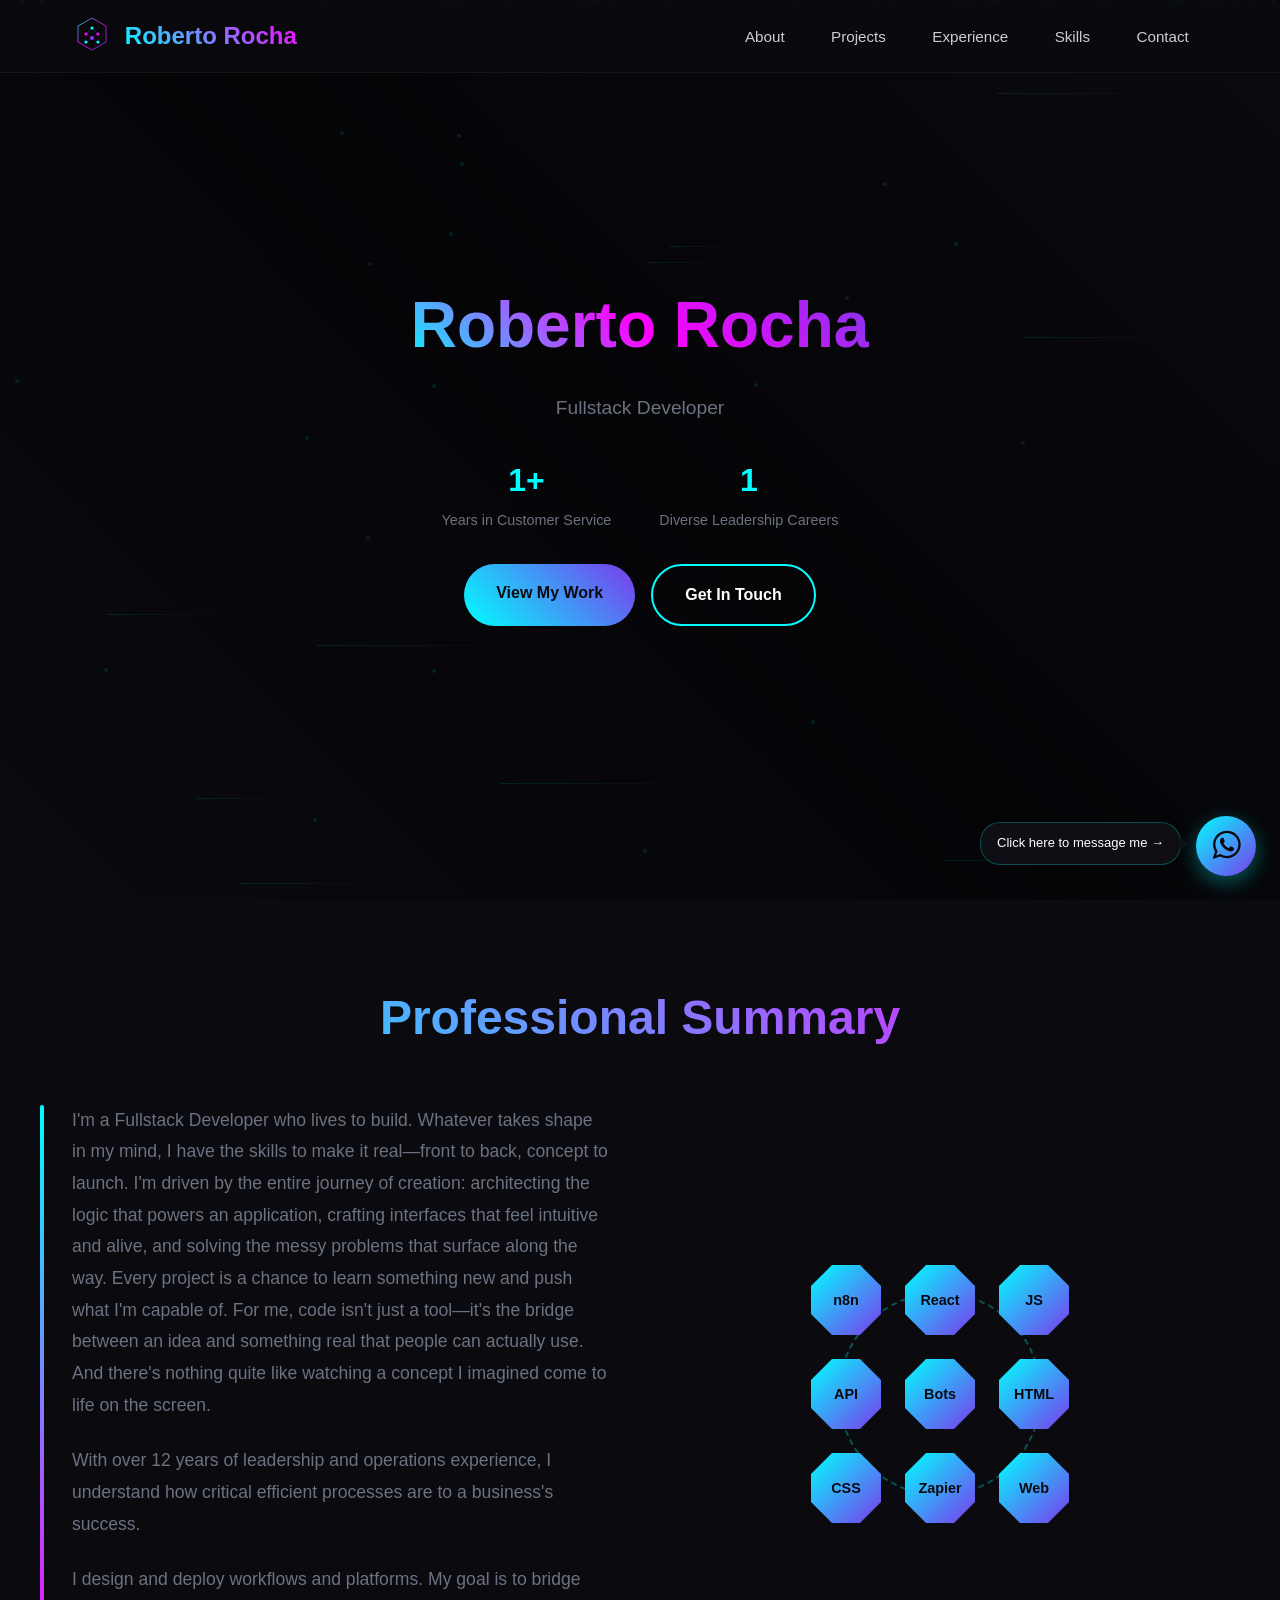
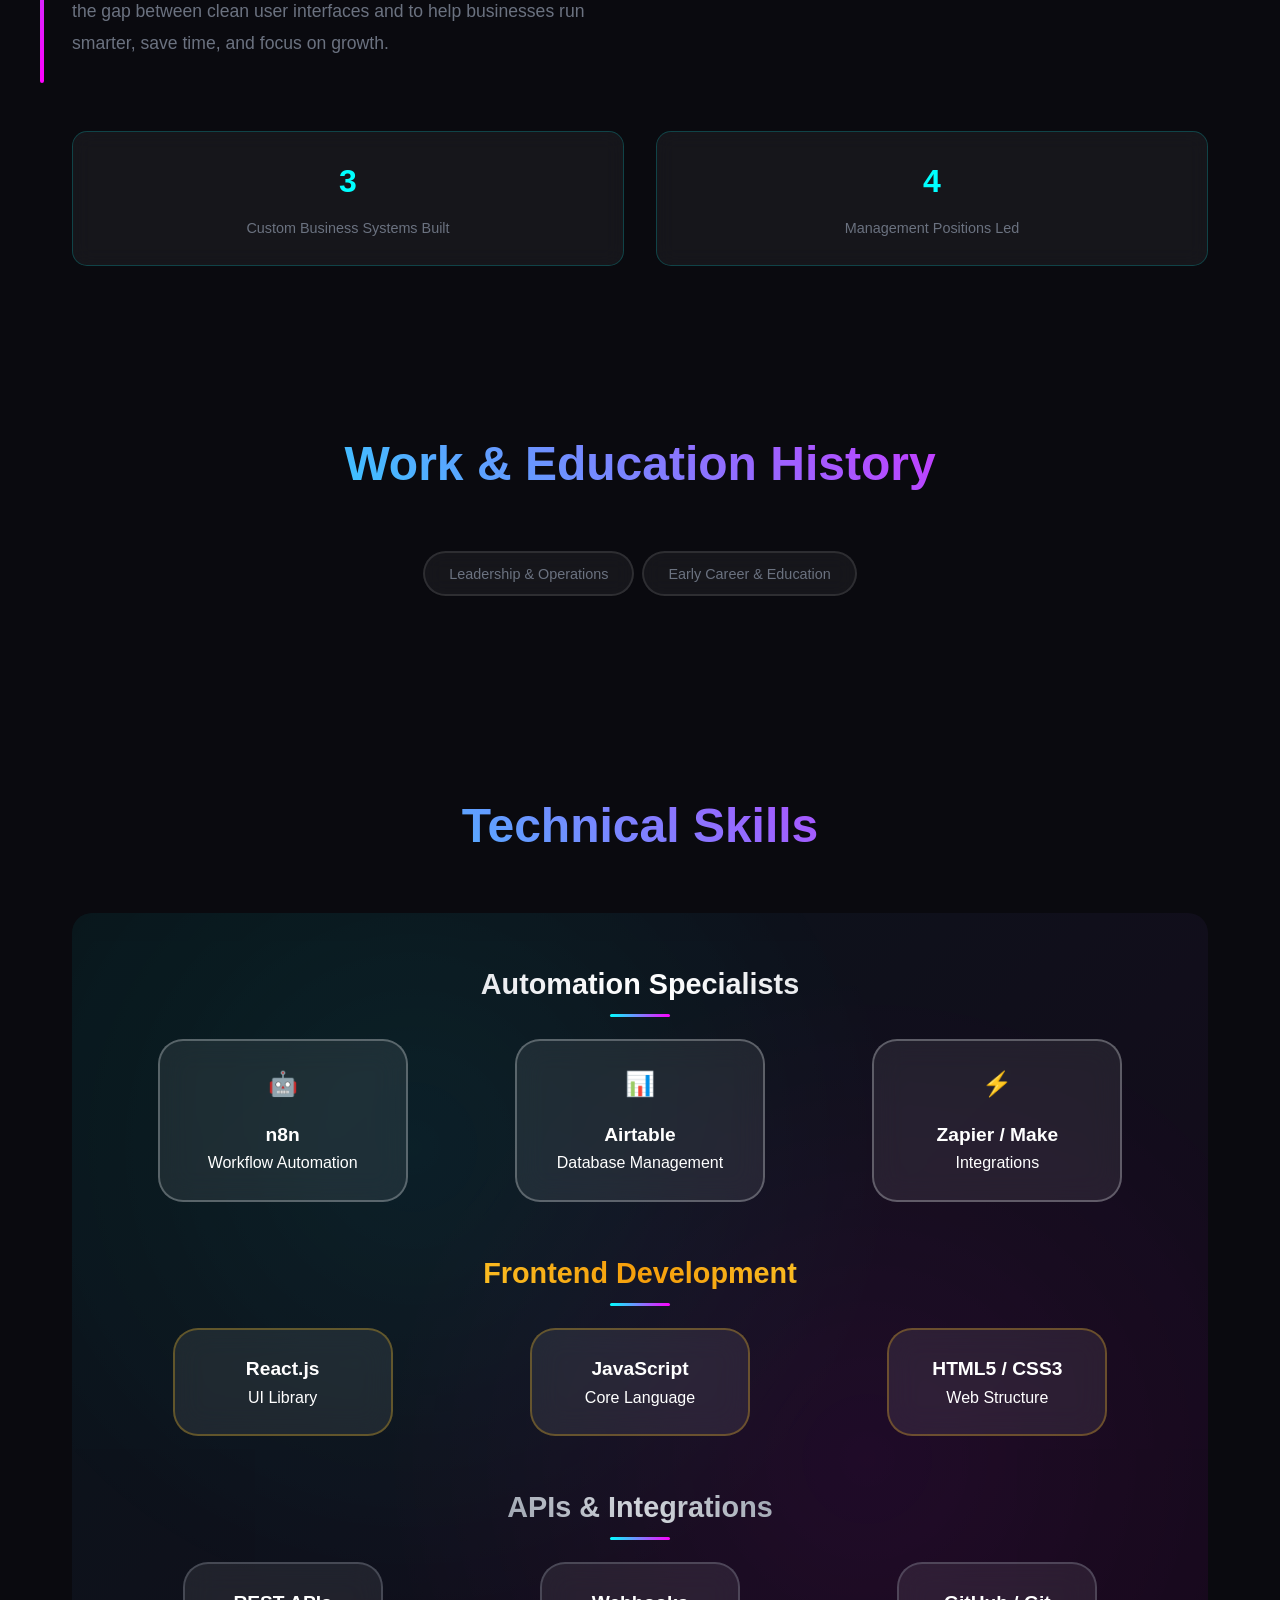
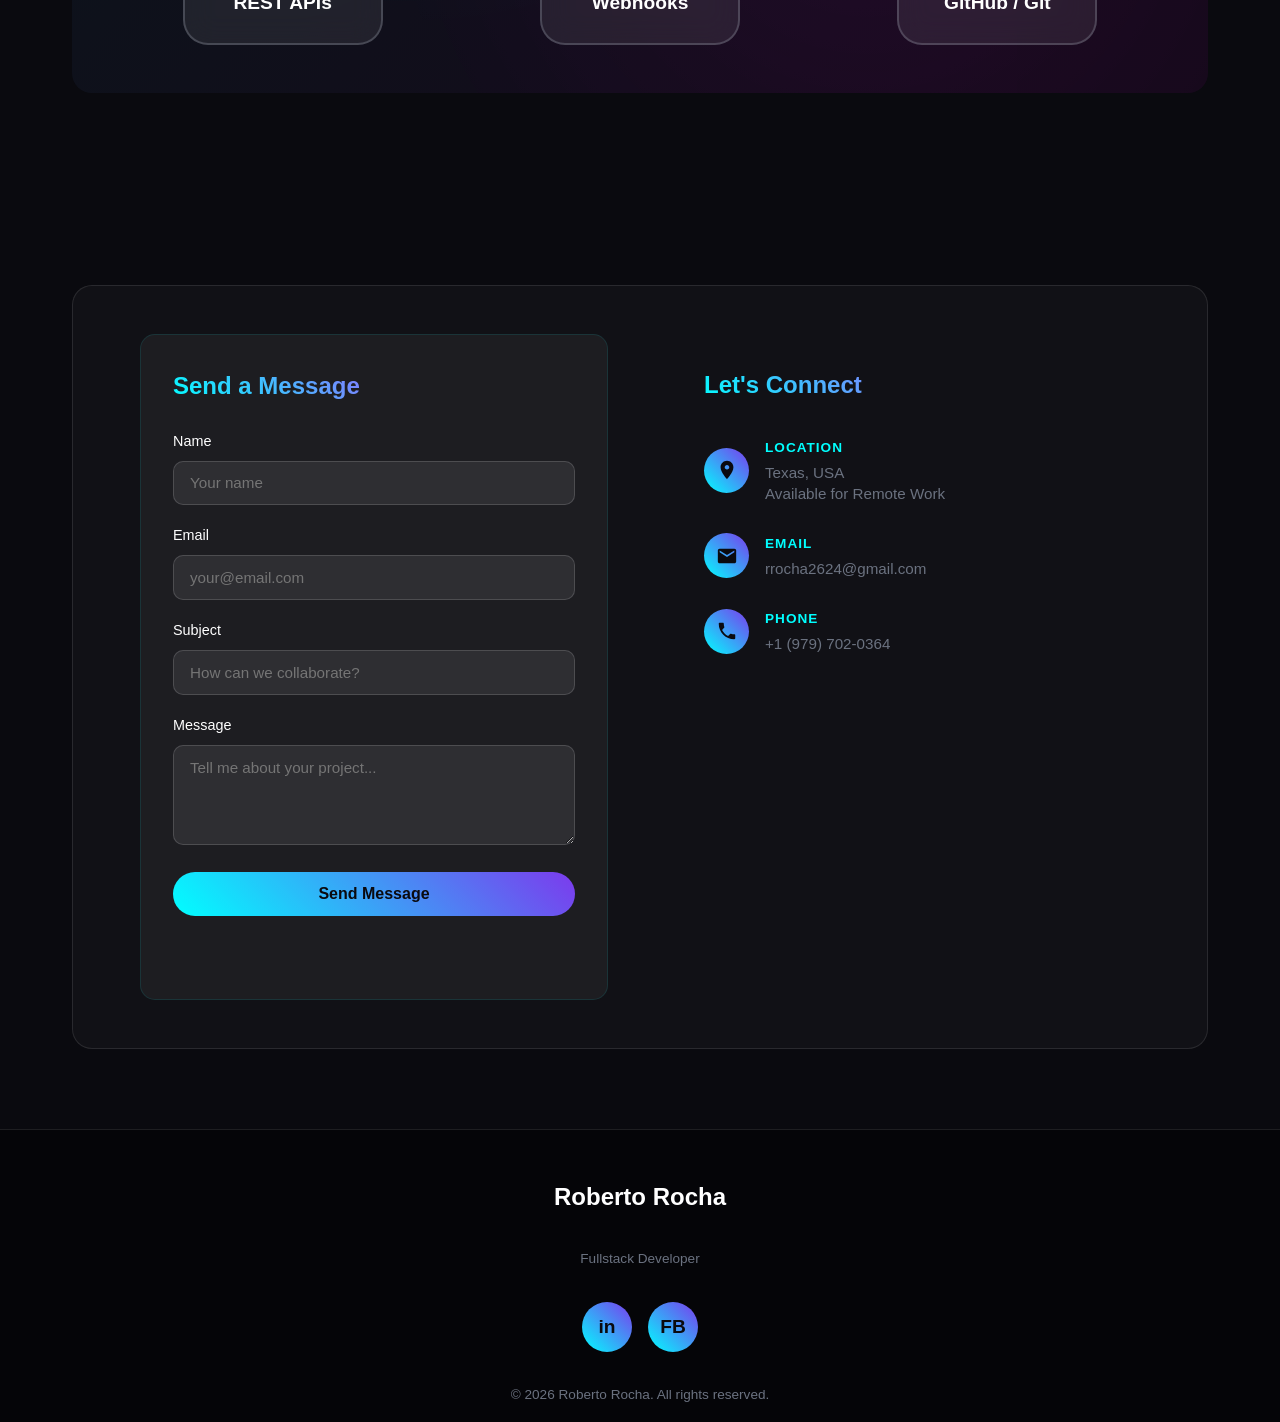
<file: index.html>
<!DOCTYPE html>
<html lang="en">
<head>
    <meta charset="UTF-8">
    <meta name="viewport" content="width=device-width, initial-scale=1.0">
    <title>Roberto Rocha - Fullstack Developer</title>
    <link rel="stylesheet" href="styles.css">
</head>
<body>
    <!-- Background Animation -->
    <div class="bg-animation">
        <div class="neural-network" id="neuralNetwork"></div>
        <div class="particles" id="particles"></div>
    </div>

    <!-- Header -->
    <header>
        <nav>
            <a href="#home" class="logo">
                <svg class="logo-icon" viewBox="0 0 100 100" xmlns="http://www.w3.org/2000/svg">
                    <!-- Hexagon background -->
                    <polygon points="50,5 85,25 85,65 50,85 15,65 15,25" fill="none" stroke="url(#gradientStroke)" stroke-width="2"/>
                    <!-- Neural network nodes -->
                    <circle cx="50" cy="30" r="4" fill="#00ffff"/><circle cx="35" cy="45" r="4" fill="#ff00ff"/><circle cx="65" cy="45" r="4" fill="#ff00ff"/><circle cx="35" cy="65" r="4" fill="#00ffff"/><circle cx="65" cy="65" r="4" fill="#00ffff"/><circle cx="50" cy="55" r="5" fill="#7c3aed"/>
                    <!-- Connection lines -->
                    <line x1="50" y1="30" x2="35" y2="45" stroke="#00ffff" stroke-width="1" opacity="0.5"/><line x1="50" y1="30" x2="65" y2="45" stroke="#00ffff" stroke-width="1" opacity="0.5"/><line x1="35" y1="45" x2="50" y2="55" stroke="#ff00ff" stroke-width="1" opacity="0.5"/><line x1="65" y1="45" x2="50" y2="55" stroke="#ff00ff" stroke-width="1" opacity="0.5"/><line x1="50" y1="55" x2="35" y2="65" stroke="#7c3aed" stroke-width="1" opacity="0.5"/><line x1="50" y1="55" x2="65" y2="65" stroke="#7c3aed" stroke-width="1" opacity="0.5"/>
                    <defs>
                        <linearGradient id="gradientStroke" x1="0%" y1="0%" x2="100%" y2="100%">
                            <stop offset="0%" style="stop-color:#00ffff;stop-opacity:1" />
                            <stop offset="50%" style="stop-color:#ff00ff;stop-opacity:1" />
                            <stop offset="100%" style="stop-color:#7c3aed;stop-opacity:1" />
                        </linearGradient>
                    </defs>
                </svg>
                <span class="logo-text">Roberto Rocha</span>
            </a>
            <ul class="nav-links">
                <li><a href="#about">About</a></li>
                <li><a href="projects.html">Projects</a></li>
                <li><a href="#experience">Experience</a></li>
                <li><a href="#skills">Skills</a></li>
                <li><a href="#contact">Contact</a></li>
            </ul>
            <div class="mobile-menu" onclick="toggleMenu()">
                <span></span><span></span><span></span>
            </div>
        </nav>
        <div class="mobile-nav" id="mobileNav">
            <a href="#about" onclick="closeMenu()">About</a>
            <a href="projects.html" onclick="closeMenu()">Projects</a>
            <a href="#experience" onclick="closeMenu()">Experience</a>
            <a href="#skills" onclick="closeMenu()">Skills</a>
            <a href="#contact" onclick="closeMenu()">Contact</a>
        </div>
    </header>

    <!-- Hero Section -->
    <section id="home" class="hero">
        <div class="hero-content">
            <h1>Roberto Rocha</h1>
            <p>Fullstack Developer</p>
            
            <div class="hero-stats">
                <div class="stat">
                    <span class="stat-number" data-target="12">0</span>
                    <span class="stat-label">Years in Customer Service</span>
                </div>
                <div class="stat">
                    <span class="stat-number" data-target="8">0</span>
                    <span class="stat-label">Diverse Leadership Careers</span>
                </div>
            </div>
            <div class="cta-buttons">
                <a href="projects.html" class="btn btn-primary">View My Work</a>
                <a href="#contact" class="btn btn-secondary">Get In Touch</a>
            </div>
        </div>
    </section>

    <!-- About Section -->
    <section id="about" class="section">
        <h2 class="animate-on-scroll">Professional Summary</h2>
        <div class="about-content">
            <div class="about-text animate-on-scroll slide-left">
                <p>I'm a Fullstack Developer who lives to build. Whatever takes shape in my mind, 
                    I have the skills to make it real—front to back, concept to launch. 
                    I'm driven by the entire journey of creation: architecting the logic that powers an application, 
                    crafting interfaces that feel intuitive and alive, 
                    and solving the messy problems that surface along the way. 
                    Every project is a chance to learn something new and push what I'm capable of. 
                    For me, code isn't just a tool—it's the bridge between an idea and something real that people can actually use. 
                    And there's nothing quite like watching a concept I imagined come to life on the screen.</p>
                <p>With over 12 years of leadership and operations experience, I understand how critical efficient processes are to a business's success.</p>
                <p>I design and deploy workflows and platforms. My goal is to bridge the gap between clean user interfaces and to help businesses run smarter, save time, and focus on growth.</p>
            </div>
            <div class="about-visual animate-on-scroll slide-right">
                <div class="blockchain-visual">
                    <div class="block">n8n</div>
                    <div class="block">React</div>
                    <div class="block">JS</div>
                    <div class="block">API</div>
                    <div class="block">Bots</div>
                    <div class="block">HTML</div>
                    <div class="block">CSS</div>
                    <div class="block">Zapier</div>
                    <div class="block">Web</div>
                </div>
            </div>
        </div>
        
        <div class="about-stats animate-on-scroll scale-up">
            <div class="about-stat">
                <span class="about-stat-number">3</span>
                <span class="about-stat-label">Custom Business Systems Built</span>
            </div>
            <div class="about-stat">
                <span class="about-stat-number">4</span>
                <span class="about-stat-label">Management Positions Led</span>
            </div>
        </div>
    </section>


    <!-- Experience Section -->
    <section id="experience" class="section">
        <h2 class="animate-on-scroll">Work & Education History</h2>
        
        <div class="schedule-tabs">
            <button class="tab-btn" onclick="showSchedule('day2', event)">Leadership & Operations</button>
            <button class="tab-btn" onclick="showSchedule('day3', event)">Early Career & Education</button>
        </div>

        <div id="day2" class="schedule-content">
            <div class="timeline">
                <div class="timeline-item animate-on-scroll" onclick="toggleTimelineItem(this)">
                    <div class="timeline-header">
                        <div class="timeline-time">Apr 2021 - Present</div>
                        <div class="timeline-info">
                            <div class="timeline-title">Team Lead – Fresh Area</div>
                            <div class="timeline-speaker">Walmart</div>
                        </div>
                        <div class="timeline-collapse-icon">▼</div>
                    </div>
                    <div class="timeline-details">
                        <div class="timeline-desc">
                            <ul>
                                <li>Direct daily operations for the entire Fresh division (Deli, Bakery, Meat, Produce), managing a multi-department team to meet aggressive sales goals.</li>
                                <li>Enforce strict food safety, cold chain compliance, and health department standards.</li>
                                <li>Coordinate overnight replenishment and merchandising strategies for 100% "Grand Opening" readiness.</li>
                            </ul>
                        </div>
                    </div>
                </div>
                <div class="timeline-item animate-on-scroll" onclick="toggleTimelineItem(this)">
                    <div class="timeline-header">
                        <div class="timeline-time">Jun 2017 - Apr 2021</div>
                        <div class="timeline-info">
                            <div class="timeline-title">Department Manager – Frozen & Dairy</div>
                            <div class="timeline-speaker">Walmart</div>
                        </div>
                        <div class="timeline-collapse-icon">▼</div>
                    </div>
                    <div class="timeline-details">
                        <div class="timeline-desc">
                            <ul>
                                <li>Owned the end-to-end performance of two high-traffic departments, consistently hitting KPIs for availability and inventory accuracy.</li>
                                <li>Mentored and trained associates on scanning procedures, stocking efficiency, and customer service.</li>
                            </ul>
                        </div>
                    </div>
                </div>
                <div class="timeline-item animate-on-scroll" onclick="toggleTimelineItem(this)">
                    <div class="timeline-header">
                        <div class="timeline-time">Jan 2014 - Jun 2017</div>
                        <div class="timeline-info">
                            <div class="timeline-title">Sales Associate – Produce</div>
                            <div class="timeline-speaker">Walmart</div>
                        </div>
                        <div class="timeline-collapse-icon">▼</div>
                    </div>
                    <div class="timeline-details">
                        <div class="timeline-desc">
                            <ul>
                                <li>Maintained department cleanliness and visual appeal through proactive culling, rotation, and high-quality stocking.</li>
                            </ul>
                        </div>
                    </div>
                </div>
            </div>
        </div>

        <div id="day3" class="schedule-content">
            <div class="timeline">
                <div class="timeline-item animate-on-scroll" onclick="toggleTimelineItem(this)">
                    <div class="timeline-header">
                        <div class="timeline-time">Jan 2013 - Dec 2013</div>
                        <div class="timeline-info">
                            <div class="timeline-title">Production Operator</div>
                            <div class="timeline-speaker">Prime Products</div>
                        </div>
                        <div class="timeline-collapse-icon">▼</div>
                    </div>
                    <div class="timeline-details">
                        <div class="timeline-desc">
                            <ul>
                                <li>Operated high-volume machinery for the manufacturing of plastic sport bottles and drink containers.</li>
                                <li>Conducted thorough quality inspections of molded products.</li>
                            </ul>
                        </div>
                    </div>
                </div>
                <div class="timeline-item animate-on-scroll" onclick="toggleTimelineItem(this)">
                    <div class="timeline-header">
                        <div class="timeline-time">Jan 2012 - Dec 2012</div>
                        <div class="timeline-info">
                            <div class="timeline-title">Production Worker</div>
                            <div class="timeline-speaker">Monogram Dog Food Factory</div>
                        </div>
                        <div class="timeline-collapse-icon">▼</div>
                    </div>
                    <div class="timeline-details">
                        <div class="timeline-desc">
                            <ul>
                                <li>Executed the daily cooking and preparation of various pet food formulas.</li>
                                <li>Operated automated bagging and sealing equipment.</li>
                            </ul>
                        </div>
                    </div>
                </div>
                <div class="timeline-item animate-on-scroll" onclick="toggleTimelineItem(this)">
                    <div class="timeline-header">
                        <div class="timeline-time">Sep 2018 - Nov 2020</div>
                        <div class="timeline-info">
                            <div class="timeline-title">Data Analysis & Programming Class</div>
                            <div class="timeline-speaker">High School</div>
                        </div>
                        <div class="timeline-collapse-icon">▼</div>
                    </div>
                    <div class="timeline-details">
                        <div class="timeline-desc">
                            <p>Focused on Financial Accounting, Data Analysis, Programming, and Machine Learning concepts.</p>
                        </div>
                    </div>
                </div>
            </div>
        </div>
    </section>

    <!-- Skills Section -->
    <section id="skills" class="section">
        <h2 class="animate-on-scroll">Technical Skills</h2>
        <div class="sponsors-section animate-on-scroll">
            <div class="sponsor-tiers">
                <!-- Automation -->
                <div class="sponsor-tier">
                    <h3 class="tier-title platinum">Automation Specialists</h3>
                    <div class="sponsors-grid platinum">
                        <div class="sponsor-card platinum animate-on-scroll scale-up stagger-animation" style="--stagger: 1;">
                            <div class="sponsor-logo" style="background: transparent; box-shadow:none; height:auto; color:var(--light);">🤖</div>
                            <h4 class="sponsor-name">n8n</h4>
                            <p class="sponsor-description">Workflow Automation</p>
                        </div>
                        <div class="sponsor-card platinum animate-on-scroll scale-up stagger-animation" style="--stagger: 2;">
                            <div class="sponsor-logo" style="background: transparent; box-shadow:none; height:auto; color:var(--light);">📊</div>
                            <h4 class="sponsor-name">Airtable</h4>
                            <p class="sponsor-description">Database Management</p>
                        </div>
                        <div class="sponsor-card platinum animate-on-scroll scale-up stagger-animation" style="--stagger: 3;">
                            <div class="sponsor-logo" style="background: transparent; box-shadow:none; height:auto; color:var(--light);">⚡</div>
                            <h4 class="sponsor-name">Zapier / Make</h4>
                            <p class="sponsor-description">Integrations</p>
                        </div>
                    </div>
                </div>

                <!-- Frontend -->
                <div class="sponsor-tier">
                    <h3 class="tier-title gold">Frontend Development</h3>
                    <div class="sponsors-grid gold">
                        <div class="sponsor-card gold animate-on-scroll scale-up stagger-animation" style="--stagger: 4;">
                            <h4 class="sponsor-name">React.js</h4>
                            <p class="sponsor-description">UI Library</p>
                        </div>
                        <div class="sponsor-card gold animate-on-scroll scale-up stagger-animation" style="--stagger: 5;">
                            <h4 class="sponsor-name">JavaScript</h4>
                            <p class="sponsor-description">Core Language</p>
                        </div>
                        <div class="sponsor-card gold animate-on-scroll scale-up stagger-animation" style="--stagger: 6;">
                            <h4 class="sponsor-name">HTML5 / CSS3</h4>
                            <p class="sponsor-description">Web Structure</p>
                        </div>
                    </div>
                </div>

                <!-- Integrations -->
                <div class="sponsor-tier">
                    <h3 class="tier-title silver">APIs & Integrations</h3>
                    <div class="sponsors-grid silver">
                        <div class="sponsor-card silver animate-on-scroll scale-up stagger-animation" style="--stagger: 7;">
                            <h4 class="sponsor-name">REST APIs</h4>
                        </div>
                        <div class="sponsor-card silver animate-on-scroll scale-up stagger-animation" style="--stagger: 8;">
                            <h4 class="sponsor-name">Webhooks</h4>
                        </div>
                        <div class="sponsor-card silver animate-on-scroll scale-up stagger-animation" style="--stagger: 9;">
                            <h4 class="sponsor-name">GitHub / Git</h4>
                        </div>
                    </div>
                </div>
            </div>
        </div>
    </section>

    <!-- Contact Section -->
    <section id="contact" class="section">
        <div class="contact-info-section animate-on-scroll" style="margin-top: 0;">
            <div class="contact-container">
                <!-- Contact Form Column -->
                <div class="contact-form-column">
                    <h3 class="contact-form-title">Send a Message</h3>
                    <form class="contact-form" onsubmit="handleContactSubmit(event)">
                        <div class="form-field">
                            <label for="contactName">Name</label>
                            <input type="text" id="contactName" name="name" required placeholder="Your name">
                        </div>
                        <div class="form-field">
                            <label for="contactEmail">Email</label>
                            <input type="email" id="contactEmail" name="email" required placeholder="your@email.com">
                        </div>
                        <div class="form-field">
                            <label for="contactSubject">Subject</label>
                            <input type="text" id="contactSubject" name="subject" required placeholder="How can we collaborate?">
                        </div>
                        <div class="form-field">
                            <label for="contactMessage">Message</label>
                            <textarea id="contactMessage" name="message" required placeholder="Tell me about your project..."></textarea>
                        </div>
                        <!-- Honeypot: hidden from people, catches spam bots -->
                        <input type="checkbox" name="botcheck" tabindex="-1" autocomplete="off" style="display:none;">
                        <button type="submit" class="contact-submit-btn">Send Message</button>
                        <p id="contactStatus" class="contact-status" role="status" aria-live="polite"></p>
                    </form>
                </div>

                <!-- Contact Info Column -->
                <div class="contact-info-column">
                    <h3 class="contact-info-title">Let's Connect</h3>
                    <div class="contact-info-grid">
                        <div class="contact-item">
                            <div class="contact-icon">
                                <svg viewBox="0 0 24 24" xmlns="http://www.w3.org/2000/svg"><path d="M12 2C8.13 2 5 5.13 5 9c0 5.25 7 13 7 13s7-7.75 7-13c0-3.87-3.13-7-7-7zm0 9.5c-1.38 0-2.5-1.12-2.5-2.5s1.12-2.5 2.5-2.5 2.5 1.12 2.5 2.5-1.12 2.5-2.5 2.5z"/></svg>
                            </div>
                            <div class="contact-details">
                                <span class="contact-label">Location</span>
                                <span class="contact-value">Texas, USA<br>Available for Remote Work</span>
                            </div>
                        </div>
                        <div class="contact-item">
                            <div class="contact-icon">
                                <svg viewBox="0 0 24 24" xmlns="http://www.w3.org/2000/svg"><path d="M20 4H4c-1.1 0-1.99.9-1.99 2L2 18c0 1.1.9 2 2 2h16c1.1 0 2-.9 2-2V6c0-1.1-.9-2-2-2zm0 4l-8 5-8-5V6l8 5 8-5v2z"/></svg>
                            </div>
                            <div class="contact-details">
                                <span class="contact-label">Email</span>
                                <span class="contact-value"><a href="mailto:rrocha2624@gmail.com">rrocha2624@gmail.com</a></span>
                            </div>
                        </div>
                        <div class="contact-item">
                            <div class="contact-icon">
                                <svg viewBox="0 0 24 24" xmlns="http://www.w3.org/2000/svg"><path d="M6.62 10.79c1.44 2.83 3.76 5.14 6.59 6.59l2.2-2.2c.27-.27.67-.36 1.02-.24 1.12.37 2.33.57 3.57.57.55 0 1 .45 1 1V20c0 .55-.45 1-1 1-9.39 0-17-7.61-17-17 0-.55.45-1 1-1h3.5c.55 0 1 .45 1 1 0 1.25.2 2.45.57 3.57.11.35.03.74-.25 1.02l-2.2 2.2z"/></svg>
                            </div>
                            <div class="contact-details">
                                <span class="contact-label">Phone</span>
                                <span class="contact-value">+1 (979) 702-0364</span>
                            </div>
                        </div>
                    </div>
                </div>
            </div>
        </div>
    </section>

    <!-- Footer -->
    <footer>
        <div class="footer-content">
            <h2>Roberto Rocha</h2>
            <p>Fullstack Developer</p>
            <div class="social-links">
                <a href="https://www.linkedin.com/in/roberto-rocha-683061340" class="social-link" title="LinkedIn">in</a>
                <a href="https://www.facebook.com/roberto.rocha.697862" class="social-link" title="FaceBook">FB</a>
            </div>
            <p>© 2026 Roberto Rocha. All rights reserved.</p>
        </div>
    </footer>

    <!-- Scripts -->

    <!-- Floating contact / WhatsApp widget -->
    <div class="wa-widget-container">
      <div class="wa-chat-popup" id="wa-chat-popup">
        <div class="wa-chat-header">
          <div class="wa-header-left">
            <div class="wa-profile-pic">
              <svg viewBox="0 0 100 100" width="40" height="40" xmlns="http://www.w3.org/2000/svg">
                <polygon points="50,5 85,25 85,65 50,85 15,65 15,25" fill="none" stroke="url(#waLogoGradient)" stroke-width="3"/>
                <circle cx="50" cy="30" r="4" fill="#00ffff"/><circle cx="35" cy="45" r="4" fill="#ff00ff"/><circle cx="65" cy="45" r="4" fill="#ff00ff"/><circle cx="35" cy="65" r="4" fill="#00ffff"/><circle cx="65" cy="65" r="4" fill="#00ffff"/><circle cx="50" cy="55" r="5" fill="#7c3aed"/>
                <defs><linearGradient id="waLogoGradient" x1="0%" y1="0%" x2="100%" y2="100%"><stop offset="0%" stop-color="#00ffff"/><stop offset="50%" stop-color="#ff00ff"/><stop offset="100%" stop-color="#7c3aed"/></linearGradient></defs>
              </svg>
            </div>
            <div class="wa-header-info">
              <strong>ROBERTO ROCHA</strong>
              <span>Typically replies in minutes</span>
            </div>
          </div>
          <button class="wa-close-btn" onclick="toggleWaChat()" aria-label="Close chat">&times;</button>
        </div>

        <div class="wa-chat-body">
          <div class="wa-message">
            ROBERTO ROCHA <br>👋 Hi! How can I help you today?
          </div>
          <div class="wa-chat-body" style="padding: 0; background: none; min-height: auto;">
            <div class="wa-message" style="background: none; border: none; box-shadow: none; padding: 0; max-width: 100%;">
              <a href="https://wa.me/19797020364?text=Hi%20Roberto%2C%20I%27d%20like%20to%20discuss%20a%20project." target="_blank" rel="noopener noreferrer" class="wa-suggestion-chip">
                I'd like to discuss a project
              </a>
            </div>
            <div class="wa-chat-body" style="padding: 0; background: none; min-height: auto;">
              <div class="wa-message" style="background: none; border: none; box-shadow: none; padding: 0; max-width: 100%;">
                <a href="https://wa.me/19797020364?text=Hi%20Roberto%2C%20I%20have%20a%20question." target="_blank" rel="noopener noreferrer" class="wa-suggestion-chip">
                  I have a question
                </a>
              </div>
            </div>
          </div>
        </div>

        <div class="wa-chat-footer">
          <a href="https://wa.me/19797020364?text=Hi%20Roberto%21%20I%27d%20like%20to%20get%20in%20touch." target="_blank" rel="noopener noreferrer" class="wa-start-chat-btn">
            <svg width="20" height="20" viewBox="3 5 24 24" xmlns="http://www.w3.org/2000/svg"><path d="M19.11 17.205c-.372 0-1.088 1.39-1.518 1.39a.63.63 0 0 1-.315-.1c-.802-.402-1.504-.817-2.163-1.447-.545-.516-1.146-1.29-1.46-1.963a.426.426 0 0 1-.073-.215c0-.33.99-.945.99-1.49 0-.143-.73-2.09-.832-2.335-.143-.372-.214-.487-.6-.487-.187 0-.36-.043-.53-.043-.302 0-.53.115-.746.315-.688.645-1.032 1.318-1.06 2.264v.114c-.015.99.472 1.977 1.017 2.78 1.23 1.82 2.506 3.41 4.554 4.34.616.287 2.035.888 2.722.888.817 0 2.15-.515 2.478-1.318.13-.33.244-.73.244-1.088 0-.058 0-.144-.03-.215-.1-.172-2.434-1.39-2.678-1.39zm-2.908 7.593c-1.747 0-3.48-.53-4.942-1.49L7.793 24.41l1.132-3.337a8.955 8.955 0 0 1-1.72-5.272c0-4.955 4.04-8.995 8.997-8.995S25.2 10.845 25.2 15.8c0 4.958-4.04 8.998-8.998 8.998zm0-19.798c-5.96 0-10.8 4.842-10.8 10.8 0 1.964.53 3.898 1.546 5.574L5 27.176l5.974-1.92a10.807 10.807 0 0 0 16.03-9.455c0-5.958-4.842-10.8-10.802-10.8z"/></svg>
            Chat Now
          </a>
        </div>
      </div>

      <div class="wa-intro-bubble">
        <p>Click here to message me &#8594;</p>
      </div>

      <button class="wa-floating-btn" onclick="toggleWaChat()" aria-label="Open chat">
        <svg width="32" height="32" viewBox="3 5 25 24" xmlns="http://www.w3.org/2000/svg"><path d="M19.11 17.205c-.372 0-1.088 1.39-1.518 1.39a.63.63 0 0 1-.315-.1c-.802-.402-1.504-.817-2.163-1.447-.545-.516-1.146-1.29-1.46-1.963a.426.426 0 0 1-.073-.215c0-.33.99-.945.99-1.49 0-.143-.73-2.09-.832-2.335-.143-.372-.214-.487-.6-.487-.187 0-.36-.043-.53-.043-.302 0-.53.115-.746.315-.688.645-1.032 1.318-1.06 2.264v.114c-.015.99.472 1.977 1.017 2.78 1.23 1.82 2.506 3.41 4.554 4.34.616.287 2.035.888 2.722.888.817 0 2.15-.515 2.478-1.318.13-.33.244-.73.244-1.088 0-.058 0-.144-.03-.215-.1-.172-2.434-1.39-2.678-1.39zm-2.908 7.593c-1.747 0-3.48-.53-4.942-1.49L7.793 24.41l1.132-3.337a8.955 8.955 0 0 1-1.72-5.272c0-4.955 4.04-8.995 8.997-8.995S25.2 10.845 25.2 15.8c0 4.958-4.04 8.998-8.998 8.998zm0-19.798c-5.96 0-10.8 4.842-10.8 10.8 0 1.964.53 3.898 1.546 5.574L5 27.176l5.974-1.92a10.807 10.807 0 0 0 16.03-9.455c0-5.958-4.842-10.8-10.802-10.8z"/></svg>
      </button>
    </div>

    <script src="script.js"></script>
</body>
</html>
</file>
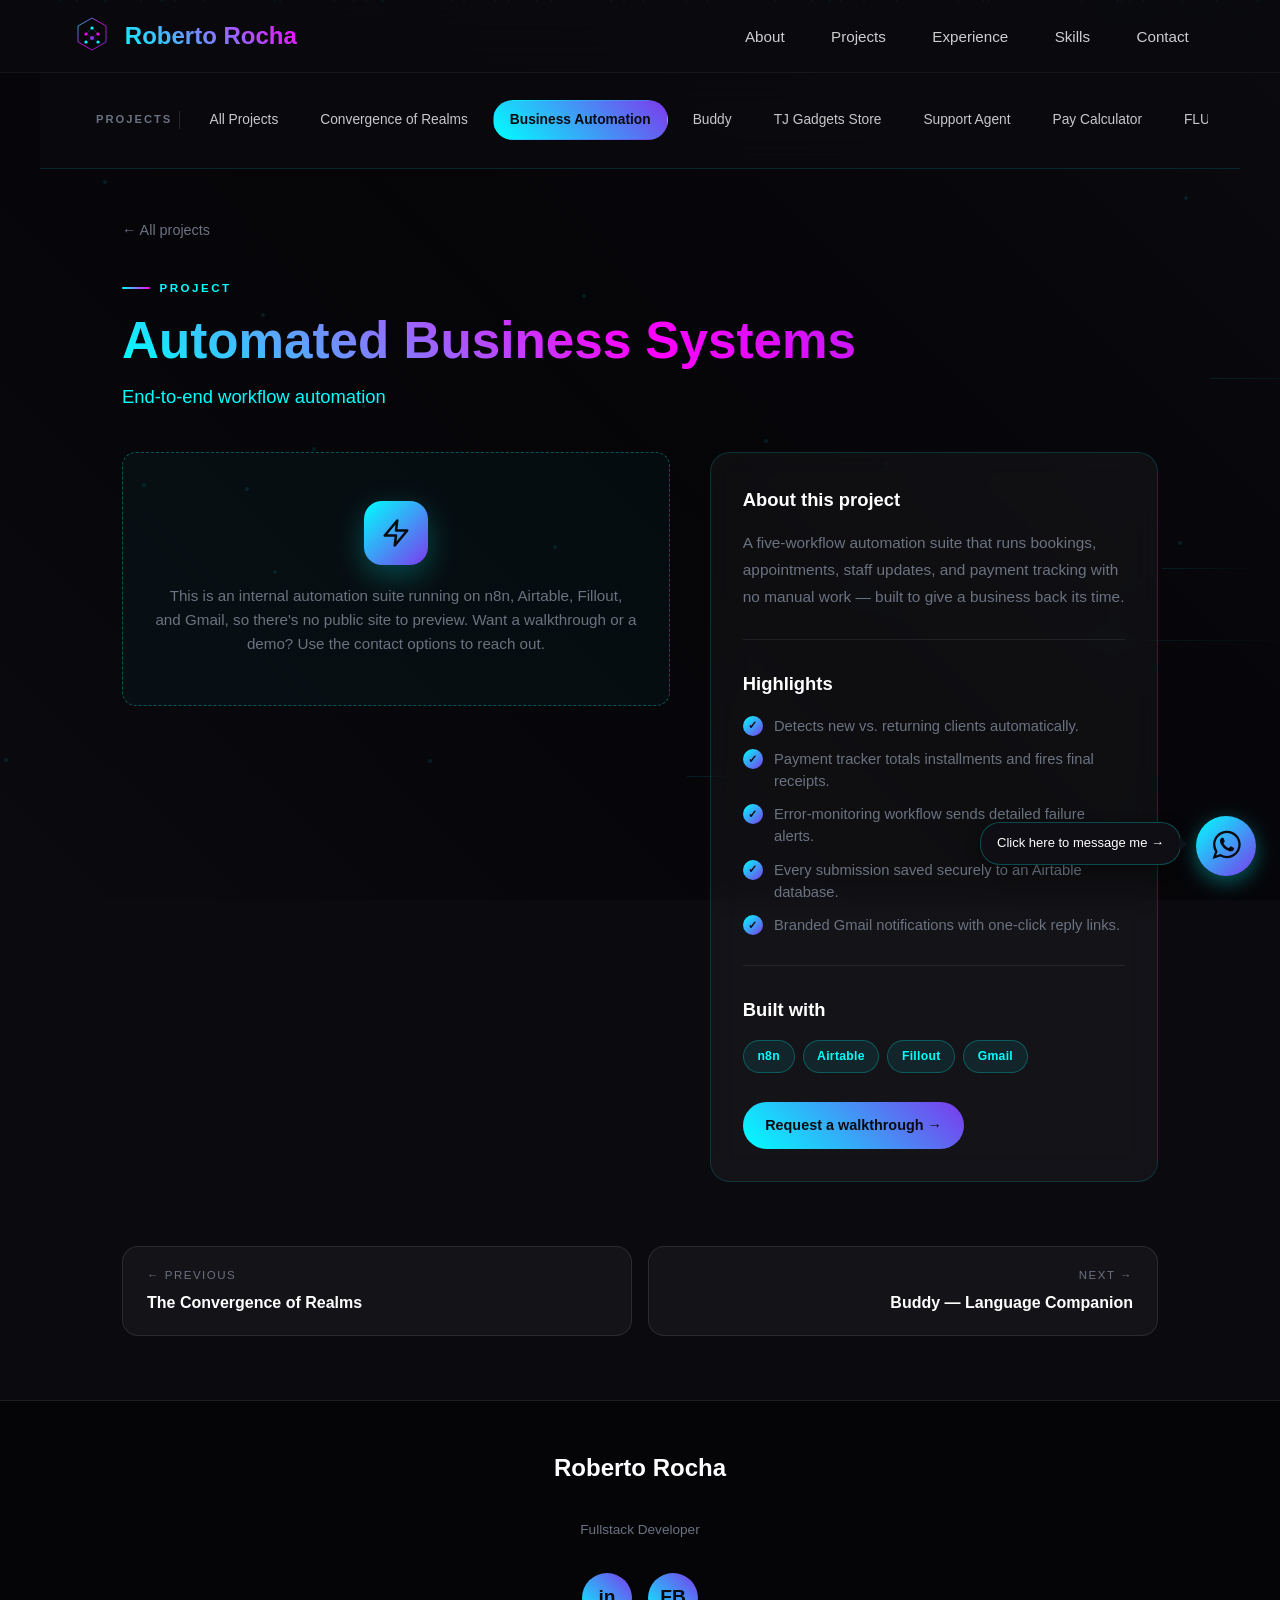
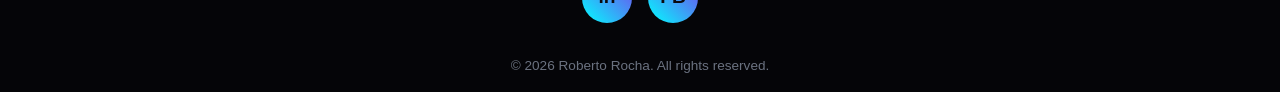
<file: project-automated-systems.html>
<!DOCTYPE html>
<html lang="en">
<head>
    <meta charset="UTF-8">
    <meta name="viewport" content="width=device-width, initial-scale=1.0">
    <title>Automated Business Systems — Roberto Rocha</title>
    <link rel="stylesheet" href="styles.css">
</head>
<body class="subpage">
    <!-- Background Animation -->
    <div class="bg-animation">
        <div class="neural-network" id="neuralNetwork"></div>
        <div class="particles" id="particles"></div>
    </div>
    <!-- Header -->
    <header>
        <nav>
            <a href="index.html" class="logo">
                <svg class="logo-icon" viewBox="0 0 100 100" xmlns="http://www.w3.org/2000/svg">
                    <polygon points="50,5 85,25 85,65 50,85 15,65 15,25" fill="none" stroke="url(#gradientStroke)" stroke-width="2"/>
                    <circle cx="50" cy="30" r="4" fill="#00ffff"/><circle cx="35" cy="45" r="4" fill="#ff00ff"/><circle cx="65" cy="45" r="4" fill="#ff00ff"/><circle cx="35" cy="65" r="4" fill="#00ffff"/><circle cx="65" cy="65" r="4" fill="#00ffff"/><circle cx="50" cy="55" r="5" fill="#7c3aed"/>
                    <line x1="50" y1="30" x2="35" y2="45" stroke="#00ffff" stroke-width="1" opacity="0.5"/><line x1="50" y1="30" x2="65" y2="45" stroke="#00ffff" stroke-width="1" opacity="0.5"/><line x1="35" y1="45" x2="50" y2="55" stroke="#ff00ff" stroke-width="1" opacity="0.5"/><line x1="65" y1="45" x2="50" y2="55" stroke="#ff00ff" stroke-width="1" opacity="0.5"/><line x1="50" y1="55" x2="35" y2="65" stroke="#7c3aed" stroke-width="1" opacity="0.5"/><line x1="50" y1="55" x2="65" y2="65" stroke="#7c3aed" stroke-width="1" opacity="0.5"/>
                    <defs>
                        <linearGradient id="gradientStroke" x1="0%" y1="0%" x2="100%" y2="100%">
                            <stop offset="0%" style="stop-color:#00ffff;stop-opacity:1" />
                            <stop offset="50%" style="stop-color:#ff00ff;stop-opacity:1" />
                            <stop offset="100%" style="stop-color:#7c3aed;stop-opacity:1" />
                        </linearGradient>
                    </defs>
                </svg>
                <span class="logo-text">Roberto Rocha</span>
            </a>
            <ul class="nav-links">
                <li><a href="index.html#about">About</a></li>
                <li><a href="projects.html">Projects</a></li>
                <li><a href="index.html#experience">Experience</a></li>
                <li><a href="index.html#skills">Skills</a></li>
                <li><a href="index.html#contact">Contact</a></li>
            </ul>
            <div class="mobile-menu" onclick="toggleMenu()">
                <span></span><span></span><span></span>
            </div>
        </nav>
        <div class="mobile-nav" id="mobileNav">
            <a href="index.html#about" onclick="closeMenu()">About</a>
            <a href="projects.html" onclick="closeMenu()">Projects</a>
            <a href="index.html#experience" onclick="closeMenu()">Experience</a>
            <a href="index.html#skills" onclick="closeMenu()">Skills</a>
            <a href="index.html#contact" onclick="closeMenu()">Contact</a>
        </div>
    </header>
    <!-- Projects menu bar (links to every project page) -->
    <nav class="proj-menu" aria-label="Projects">
        <div class="proj-menu-inner">
            <span class="proj-menu-label">Projects</span>
            <a href="projects.html">All Projects</a>
            <a href="project-convergence.html">Convergence of Realms</a>
            <a href="project-automated-systems.html" class="active">Business Automation</a>
            <a href="project-buddy.html">Buddy</a>
            <a href="project-tj-gadgets.html">TJ Gadgets Store</a>
            <a href="project-tj-support.html">Support Agent</a>
            <a href="project-hourly-pay.html">Pay Calculator</a>
            <a href="project-flux.html">FLUX Engine</a>
        </div>
    </nav>

    <main class="proj-detail">
        <a class="proj-back" href="projects.html">&larr; All projects</a>
        <div class="proj-hero">
            <span class="pf-eyebrow">Project</span>
            <h1>Automated Business Systems</h1>
            <p class="proj-tagline">End-to-end workflow automation</p>
        </div>
        <div class="proj-body">
                <div class="proj-placeholder">
                    <div class="proj-ph-icon">
                        <svg viewBox="0 0 24 24" width="30" height="30" fill="none" stroke="currentColor" stroke-width="2" stroke-linecap="round" stroke-linejoin="round"><polygon points="13 2 3 14 12 14 11 22 21 10 12 10 13 2"></polygon></svg>
                    </div>
                    <p>This is an internal automation suite running on n8n, Airtable, Fillout, and Gmail, so there's no public site to preview. Want a walkthrough or a demo? Use the contact options to reach out.</p>
                </div>
            <div class="proj-panel">
                <h2>About this project</h2>
                <p class="pf-desc">A five-workflow automation suite that runs bookings, appointments, staff updates, and payment tracking with no manual work — built to give a business back its time.</p>
                <h2>Highlights</h2>
                <ul class="pf-features">
                        <li>Detects new vs. returning clients automatically.</li>
                        <li>Payment tracker totals installments and fires final receipts.</li>
                        <li>Error-monitoring workflow sends detailed failure alerts.</li>
                        <li>Every submission saved securely to an Airtable database.</li>
                        <li>Branded Gmail notifications with one-click reply links.</li>
                </ul>
                <h2>Built with</h2>
                <div class="pf-tags">
                        <span class="pf-tag">n8n</span>
                        <span class="pf-tag">Airtable</span>
                        <span class="pf-tag">Fillout</span>
                        <span class="pf-tag">Gmail</span>
                </div>
                    <div class="pf-actions">
                        <a class="pf-btn pf-btn-primary" href="index.html#contact">Request a walkthrough &rarr;</a>
                    </div>
            </div>
        </div>
    </main>
    <nav class="proj-pager" aria-label="Project navigation">
        <a class="prev" href="project-convergence.html"><div class="pager-dir">&larr; Previous</div><div class="pager-name">The Convergence of Realms</div></a>
        <a class="next" href="project-buddy.html"><div class="pager-dir">Next &rarr;</div><div class="pager-name">Buddy — Language Companion</div></a>
    </nav>
    <!-- Footer -->
    <footer>
        <div class="footer-content">
            <h2>Roberto Rocha</h2>
            <p>Fullstack Developer</p>
            <div class="social-links">
                <a href="https://www.linkedin.com/in/roberto-rocha-683061340" class="social-link" title="LinkedIn">in</a>
                <a href="https://www.facebook.com/roberto.rocha.697862" class="social-link" title="FaceBook">FB</a>
            </div>
            <p>&copy; 2026 Roberto Rocha. All rights reserved.</p>
        </div>
    </footer>
    <!-- Floating contact / WhatsApp widget -->
    <div class="wa-widget-container">
      <div class="wa-chat-popup" id="wa-chat-popup">
        <div class="wa-chat-header">
          <div class="wa-header-left">
            <div class="wa-profile-pic">
              <svg viewBox="0 0 100 100" width="40" height="40" xmlns="http://www.w3.org/2000/svg">
                <polygon points="50,5 85,25 85,65 50,85 15,65 15,25" fill="none" stroke="url(#waLogoGradient)" stroke-width="3"/>
                <circle cx="50" cy="30" r="4" fill="#00ffff"/><circle cx="35" cy="45" r="4" fill="#ff00ff"/><circle cx="65" cy="45" r="4" fill="#ff00ff"/><circle cx="35" cy="65" r="4" fill="#00ffff"/><circle cx="65" cy="65" r="4" fill="#00ffff"/><circle cx="50" cy="55" r="5" fill="#7c3aed"/>
                <defs><linearGradient id="waLogoGradient" x1="0%" y1="0%" x2="100%" y2="100%"><stop offset="0%" stop-color="#00ffff"/><stop offset="50%" stop-color="#ff00ff"/><stop offset="100%" stop-color="#7c3aed"/></linearGradient></defs>
              </svg>
            </div>
            <div class="wa-header-info">
              <strong>ROBERTO ROCHA</strong>
              <span>Typically replies in minutes</span>
            </div>
          </div>
          <button class="wa-close-btn" onclick="toggleWaChat()" aria-label="Close chat">&times;</button>
        </div>

        <div class="wa-chat-body">
          <div class="wa-message">
            ROBERTO ROCHA <br>👋 Hi! How can I help you today?
          </div>
          <div class="wa-chat-body" style="padding: 0; background: none; min-height: auto;">
            <div class="wa-message" style="background: none; border: none; box-shadow: none; padding: 0; max-width: 100%;">
              <a href="https://wa.me/19797020364?text=Hi%20Roberto%2C%20I%27d%20like%20to%20discuss%20a%20project." target="_blank" rel="noopener noreferrer" class="wa-suggestion-chip">
                I'd like to discuss a project
              </a>
            </div>
            <div class="wa-chat-body" style="padding: 0; background: none; min-height: auto;">
              <div class="wa-message" style="background: none; border: none; box-shadow: none; padding: 0; max-width: 100%;">
                <a href="https://wa.me/19797020364?text=Hi%20Roberto%2C%20I%20have%20a%20question." target="_blank" rel="noopener noreferrer" class="wa-suggestion-chip">
                  I have a question
                </a>
              </div>
            </div>
          </div>
        </div>

        <div class="wa-chat-footer">
          <a href="https://wa.me/19797020364?text=Hi%20Roberto%21%20I%27d%20like%20to%20get%20in%20touch." target="_blank" rel="noopener noreferrer" class="wa-start-chat-btn">
            <svg width="20" height="20" viewBox="3 5 24 24" xmlns="http://www.w3.org/2000/svg"><path d="M19.11 17.205c-.372 0-1.088 1.39-1.518 1.39a.63.63 0 0 1-.315-.1c-.802-.402-1.504-.817-2.163-1.447-.545-.516-1.146-1.29-1.46-1.963a.426.426 0 0 1-.073-.215c0-.33.99-.945.99-1.49 0-.143-.73-2.09-.832-2.335-.143-.372-.214-.487-.6-.487-.187 0-.36-.043-.53-.043-.302 0-.53.115-.746.315-.688.645-1.032 1.318-1.06 2.264v.114c-.015.99.472 1.977 1.017 2.78 1.23 1.82 2.506 3.41 4.554 4.34.616.287 2.035.888 2.722.888.817 0 2.15-.515 2.478-1.318.13-.33.244-.73.244-1.088 0-.058 0-.144-.03-.215-.1-.172-2.434-1.39-2.678-1.39zm-2.908 7.593c-1.747 0-3.48-.53-4.942-1.49L7.793 24.41l1.132-3.337a8.955 8.955 0 0 1-1.72-5.272c0-4.955 4.04-8.995 8.997-8.995S25.2 10.845 25.2 15.8c0 4.958-4.04 8.998-8.998 8.998zm0-19.798c-5.96 0-10.8 4.842-10.8 10.8 0 1.964.53 3.898 1.546 5.574L5 27.176l5.974-1.92a10.807 10.807 0 0 0 16.03-9.455c0-5.958-4.842-10.8-10.802-10.8z"/></svg>
            Chat Now
          </a>
        </div>
      </div>

      <div class="wa-intro-bubble">
        <p>Click here to message me &#8594;</p>
      </div>

      <button class="wa-floating-btn" onclick="toggleWaChat()" aria-label="Open chat">
        <svg width="32" height="32" viewBox="3 5 25 24" xmlns="http://www.w3.org/2000/svg"><path d="M19.11 17.205c-.372 0-1.088 1.39-1.518 1.39a.63.63 0 0 1-.315-.1c-.802-.402-1.504-.817-2.163-1.447-.545-.516-1.146-1.29-1.46-1.963a.426.426 0 0 1-.073-.215c0-.33.99-.945.99-1.49 0-.143-.73-2.09-.832-2.335-.143-.372-.214-.487-.6-.487-.187 0-.36-.043-.53-.043-.302 0-.53.115-.746.315-.688.645-1.032 1.318-1.06 2.264v.114c-.015.99.472 1.977 1.017 2.78 1.23 1.82 2.506 3.41 4.554 4.34.616.287 2.035.888 2.722.888.817 0 2.15-.515 2.478-1.318.13-.33.244-.73.244-1.088 0-.058 0-.144-.03-.215-.1-.172-2.434-1.39-2.678-1.39zm-2.908 7.593c-1.747 0-3.48-.53-4.942-1.49L7.793 24.41l1.132-3.337a8.955 8.955 0 0 1-1.72-5.272c0-4.955 4.04-8.995 8.997-8.995S25.2 10.845 25.2 15.8c0 4.958-4.04 8.998-8.998 8.998zm0-19.798c-5.96 0-10.8 4.842-10.8 10.8 0 1.964.53 3.898 1.546 5.574L5 27.176l5.974-1.92a10.807 10.807 0 0 0 16.03-9.455c0-5.958-4.842-10.8-10.802-10.8z"/></svg>
      </button>
    </div>
    <script src="script.js"></script>
</body>
</html>
</file>
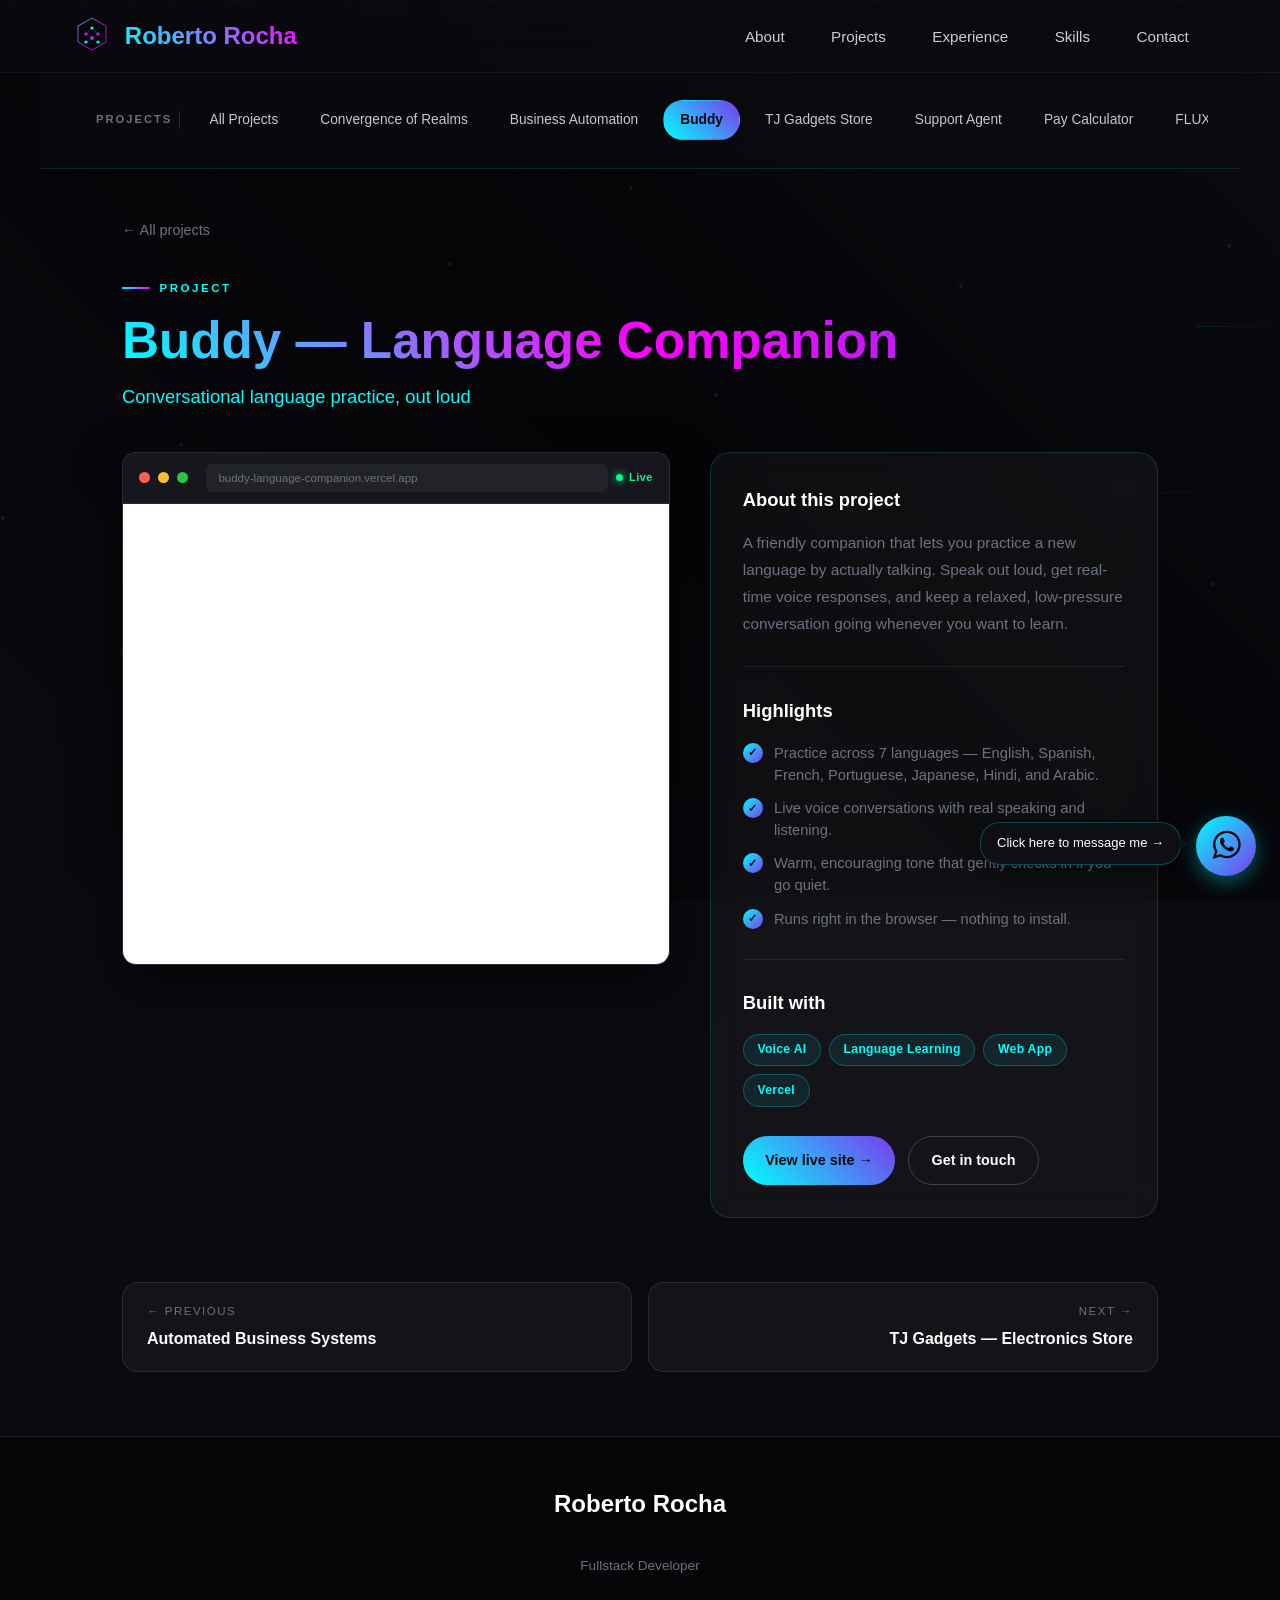
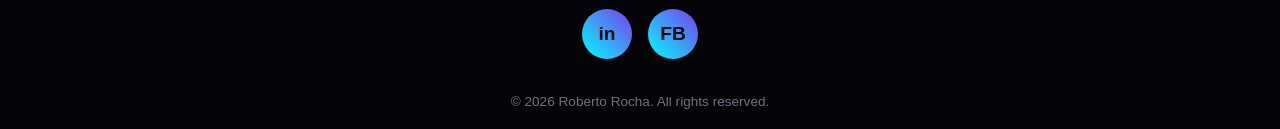
<file: project-buddy.html>
<!DOCTYPE html>
<html lang="en">
<head>
    <meta charset="UTF-8">
    <meta name="viewport" content="width=device-width, initial-scale=1.0">
    <title>Buddy — Language Companion — Roberto Rocha</title>
    <link rel="stylesheet" href="styles.css">
</head>
<body class="subpage">
    <!-- Background Animation -->
    <div class="bg-animation">
        <div class="neural-network" id="neuralNetwork"></div>
        <div class="particles" id="particles"></div>
    </div>
    <!-- Header -->
    <header>
        <nav>
            <a href="index.html" class="logo">
                <svg class="logo-icon" viewBox="0 0 100 100" xmlns="http://www.w3.org/2000/svg">
                    <polygon points="50,5 85,25 85,65 50,85 15,65 15,25" fill="none" stroke="url(#gradientStroke)" stroke-width="2"/>
                    <circle cx="50" cy="30" r="4" fill="#00ffff"/><circle cx="35" cy="45" r="4" fill="#ff00ff"/><circle cx="65" cy="45" r="4" fill="#ff00ff"/><circle cx="35" cy="65" r="4" fill="#00ffff"/><circle cx="65" cy="65" r="4" fill="#00ffff"/><circle cx="50" cy="55" r="5" fill="#7c3aed"/>
                    <line x1="50" y1="30" x2="35" y2="45" stroke="#00ffff" stroke-width="1" opacity="0.5"/><line x1="50" y1="30" x2="65" y2="45" stroke="#00ffff" stroke-width="1" opacity="0.5"/><line x1="35" y1="45" x2="50" y2="55" stroke="#ff00ff" stroke-width="1" opacity="0.5"/><line x1="65" y1="45" x2="50" y2="55" stroke="#ff00ff" stroke-width="1" opacity="0.5"/><line x1="50" y1="55" x2="35" y2="65" stroke="#7c3aed" stroke-width="1" opacity="0.5"/><line x1="50" y1="55" x2="65" y2="65" stroke="#7c3aed" stroke-width="1" opacity="0.5"/>
                    <defs>
                        <linearGradient id="gradientStroke" x1="0%" y1="0%" x2="100%" y2="100%">
                            <stop offset="0%" style="stop-color:#00ffff;stop-opacity:1" />
                            <stop offset="50%" style="stop-color:#ff00ff;stop-opacity:1" />
                            <stop offset="100%" style="stop-color:#7c3aed;stop-opacity:1" />
                        </linearGradient>
                    </defs>
                </svg>
                <span class="logo-text">Roberto Rocha</span>
            </a>
            <ul class="nav-links">
                <li><a href="index.html#about">About</a></li>
                <li><a href="projects.html">Projects</a></li>
                <li><a href="index.html#experience">Experience</a></li>
                <li><a href="index.html#skills">Skills</a></li>
                <li><a href="index.html#contact">Contact</a></li>
            </ul>
            <div class="mobile-menu" onclick="toggleMenu()">
                <span></span><span></span><span></span>
            </div>
        </nav>
        <div class="mobile-nav" id="mobileNav">
            <a href="index.html#about" onclick="closeMenu()">About</a>
            <a href="projects.html" onclick="closeMenu()">Projects</a>
            <a href="index.html#experience" onclick="closeMenu()">Experience</a>
            <a href="index.html#skills" onclick="closeMenu()">Skills</a>
            <a href="index.html#contact" onclick="closeMenu()">Contact</a>
        </div>
    </header>
    <!-- Projects menu bar (links to every project page) -->
    <nav class="proj-menu" aria-label="Projects">
        <div class="proj-menu-inner">
            <span class="proj-menu-label">Projects</span>
            <a href="projects.html">All Projects</a>
            <a href="project-convergence.html">Convergence of Realms</a>
            <a href="project-automated-systems.html">Business Automation</a>
            <a href="project-buddy.html" class="active">Buddy</a>
            <a href="project-tj-gadgets.html">TJ Gadgets Store</a>
            <a href="project-tj-support.html">Support Agent</a>
            <a href="project-hourly-pay.html">Pay Calculator</a>
            <a href="project-flux.html">FLUX Engine</a>
        </div>
    </nav>

    <main class="proj-detail">
        <a class="proj-back" href="projects.html">&larr; All projects</a>
        <div class="proj-hero">
            <span class="pf-eyebrow">Project</span>
            <h1>Buddy — Language Companion</h1>
            <p class="proj-tagline">Conversational language practice, out loud</p>
        </div>
        <div class="proj-body">
                <div class="pf-browser">
                    <div class="pf-browser-bar">
                        <span class="pf-dot r"></span><span class="pf-dot y"></span><span class="pf-dot g"></span>
                        <span class="pf-url">buddy-language-companion.vercel.app</span>
                        <span class="pf-live">Live</span>
                    </div>
                    <iframe src="https://buddy-language-companion.vercel.app" title="Buddy — Language Companion — live preview" loading="lazy"></iframe>
                </div>
            <div class="proj-panel">
                <h2>About this project</h2>
                <p class="pf-desc">A friendly companion that lets you practice a new language by actually talking. Speak out loud, get real-time voice responses, and keep a relaxed, low-pressure conversation going whenever you want to learn.</p>
                <h2>Highlights</h2>
                <ul class="pf-features">
                        <li>Practice across 7 languages — English, Spanish, French, Portuguese, Japanese, Hindi, and Arabic.</li>
                        <li>Live voice conversations with real speaking and listening.</li>
                        <li>Warm, encouraging tone that gently checks in if you go quiet.</li>
                        <li>Runs right in the browser — nothing to install.</li>
                </ul>
                <h2>Built with</h2>
                <div class="pf-tags">
                        <span class="pf-tag">Voice AI</span>
                        <span class="pf-tag">Language Learning</span>
                        <span class="pf-tag">Web App</span>
                        <span class="pf-tag">Vercel</span>
                </div>
                    <div class="pf-actions">
                        <a class="pf-btn pf-btn-primary" href="https://buddy-language-companion.vercel.app" target="_blank" rel="noopener noreferrer">View live site &rarr;</a>
                        <a class="pf-btn pf-btn-ghost" href="index.html#contact">Get in touch</a>
                    </div>
            </div>
        </div>
    </main>
    <nav class="proj-pager" aria-label="Project navigation">
        <a class="prev" href="project-automated-systems.html"><div class="pager-dir">&larr; Previous</div><div class="pager-name">Automated Business Systems</div></a>
        <a class="next" href="project-tj-gadgets.html"><div class="pager-dir">Next &rarr;</div><div class="pager-name">TJ Gadgets — Electronics Store</div></a>
    </nav>
    <!-- Footer -->
    <footer>
        <div class="footer-content">
            <h2>Roberto Rocha</h2>
            <p>Fullstack Developer</p>
            <div class="social-links">
                <a href="https://www.linkedin.com/in/roberto-rocha-683061340" class="social-link" title="LinkedIn">in</a>
                <a href="https://www.facebook.com/roberto.rocha.697862" class="social-link" title="FaceBook">FB</a>
            </div>
            <p>&copy; 2026 Roberto Rocha. All rights reserved.</p>
        </div>
    </footer>
    <!-- Floating contact / WhatsApp widget -->
    <div class="wa-widget-container">
      <div class="wa-chat-popup" id="wa-chat-popup">
        <div class="wa-chat-header">
          <div class="wa-header-left">
            <div class="wa-profile-pic">
              <svg viewBox="0 0 100 100" width="40" height="40" xmlns="http://www.w3.org/2000/svg">
                <polygon points="50,5 85,25 85,65 50,85 15,65 15,25" fill="none" stroke="url(#waLogoGradient)" stroke-width="3"/>
                <circle cx="50" cy="30" r="4" fill="#00ffff"/><circle cx="35" cy="45" r="4" fill="#ff00ff"/><circle cx="65" cy="45" r="4" fill="#ff00ff"/><circle cx="35" cy="65" r="4" fill="#00ffff"/><circle cx="65" cy="65" r="4" fill="#00ffff"/><circle cx="50" cy="55" r="5" fill="#7c3aed"/>
                <defs><linearGradient id="waLogoGradient" x1="0%" y1="0%" x2="100%" y2="100%"><stop offset="0%" stop-color="#00ffff"/><stop offset="50%" stop-color="#ff00ff"/><stop offset="100%" stop-color="#7c3aed"/></linearGradient></defs>
              </svg>
            </div>
            <div class="wa-header-info">
              <strong>ROBERTO ROCHA</strong>
              <span>Typically replies in minutes</span>
            </div>
          </div>
          <button class="wa-close-btn" onclick="toggleWaChat()" aria-label="Close chat">&times;</button>
        </div>

        <div class="wa-chat-body">
          <div class="wa-message">
            ROBERTO ROCHA <br>👋 Hi! How can I help you today?
          </div>
          <div class="wa-chat-body" style="padding: 0; background: none; min-height: auto;">
            <div class="wa-message" style="background: none; border: none; box-shadow: none; padding: 0; max-width: 100%;">
              <a href="https://wa.me/19797020364?text=Hi%20Roberto%2C%20I%27d%20like%20to%20discuss%20a%20project." target="_blank" rel="noopener noreferrer" class="wa-suggestion-chip">
                I'd like to discuss a project
              </a>
            </div>
            <div class="wa-chat-body" style="padding: 0; background: none; min-height: auto;">
              <div class="wa-message" style="background: none; border: none; box-shadow: none; padding: 0; max-width: 100%;">
                <a href="https://wa.me/19797020364?text=Hi%20Roberto%2C%20I%20have%20a%20question." target="_blank" rel="noopener noreferrer" class="wa-suggestion-chip">
                  I have a question
                </a>
              </div>
            </div>
          </div>
        </div>

        <div class="wa-chat-footer">
          <a href="https://wa.me/19797020364?text=Hi%20Roberto%21%20I%27d%20like%20to%20get%20in%20touch." target="_blank" rel="noopener noreferrer" class="wa-start-chat-btn">
            <svg width="20" height="20" viewBox="3 5 24 24" xmlns="http://www.w3.org/2000/svg"><path d="M19.11 17.205c-.372 0-1.088 1.39-1.518 1.39a.63.63 0 0 1-.315-.1c-.802-.402-1.504-.817-2.163-1.447-.545-.516-1.146-1.29-1.46-1.963a.426.426 0 0 1-.073-.215c0-.33.99-.945.99-1.49 0-.143-.73-2.09-.832-2.335-.143-.372-.214-.487-.6-.487-.187 0-.36-.043-.53-.043-.302 0-.53.115-.746.315-.688.645-1.032 1.318-1.06 2.264v.114c-.015.99.472 1.977 1.017 2.78 1.23 1.82 2.506 3.41 4.554 4.34.616.287 2.035.888 2.722.888.817 0 2.15-.515 2.478-1.318.13-.33.244-.73.244-1.088 0-.058 0-.144-.03-.215-.1-.172-2.434-1.39-2.678-1.39zm-2.908 7.593c-1.747 0-3.48-.53-4.942-1.49L7.793 24.41l1.132-3.337a8.955 8.955 0 0 1-1.72-5.272c0-4.955 4.04-8.995 8.997-8.995S25.2 10.845 25.2 15.8c0 4.958-4.04 8.998-8.998 8.998zm0-19.798c-5.96 0-10.8 4.842-10.8 10.8 0 1.964.53 3.898 1.546 5.574L5 27.176l5.974-1.92a10.807 10.807 0 0 0 16.03-9.455c0-5.958-4.842-10.8-10.802-10.8z"/></svg>
            Chat Now
          </a>
        </div>
      </div>

      <div class="wa-intro-bubble">
        <p>Click here to message me &#8594;</p>
      </div>

      <button class="wa-floating-btn" onclick="toggleWaChat()" aria-label="Open chat">
        <svg width="32" height="32" viewBox="3 5 25 24" xmlns="http://www.w3.org/2000/svg"><path d="M19.11 17.205c-.372 0-1.088 1.39-1.518 1.39a.63.63 0 0 1-.315-.1c-.802-.402-1.504-.817-2.163-1.447-.545-.516-1.146-1.29-1.46-1.963a.426.426 0 0 1-.073-.215c0-.33.99-.945.99-1.49 0-.143-.73-2.09-.832-2.335-.143-.372-.214-.487-.6-.487-.187 0-.36-.043-.53-.043-.302 0-.53.115-.746.315-.688.645-1.032 1.318-1.06 2.264v.114c-.015.99.472 1.977 1.017 2.78 1.23 1.82 2.506 3.41 4.554 4.34.616.287 2.035.888 2.722.888.817 0 2.15-.515 2.478-1.318.13-.33.244-.73.244-1.088 0-.058 0-.144-.03-.215-.1-.172-2.434-1.39-2.678-1.39zm-2.908 7.593c-1.747 0-3.48-.53-4.942-1.49L7.793 24.41l1.132-3.337a8.955 8.955 0 0 1-1.72-5.272c0-4.955 4.04-8.995 8.997-8.995S25.2 10.845 25.2 15.8c0 4.958-4.04 8.998-8.998 8.998zm0-19.798c-5.96 0-10.8 4.842-10.8 10.8 0 1.964.53 3.898 1.546 5.574L5 27.176l5.974-1.92a10.807 10.807 0 0 0 16.03-9.455c0-5.958-4.842-10.8-10.802-10.8z"/></svg>
      </button>
    </div>
    <script src="script.js"></script>
</body>
</html>
</file>
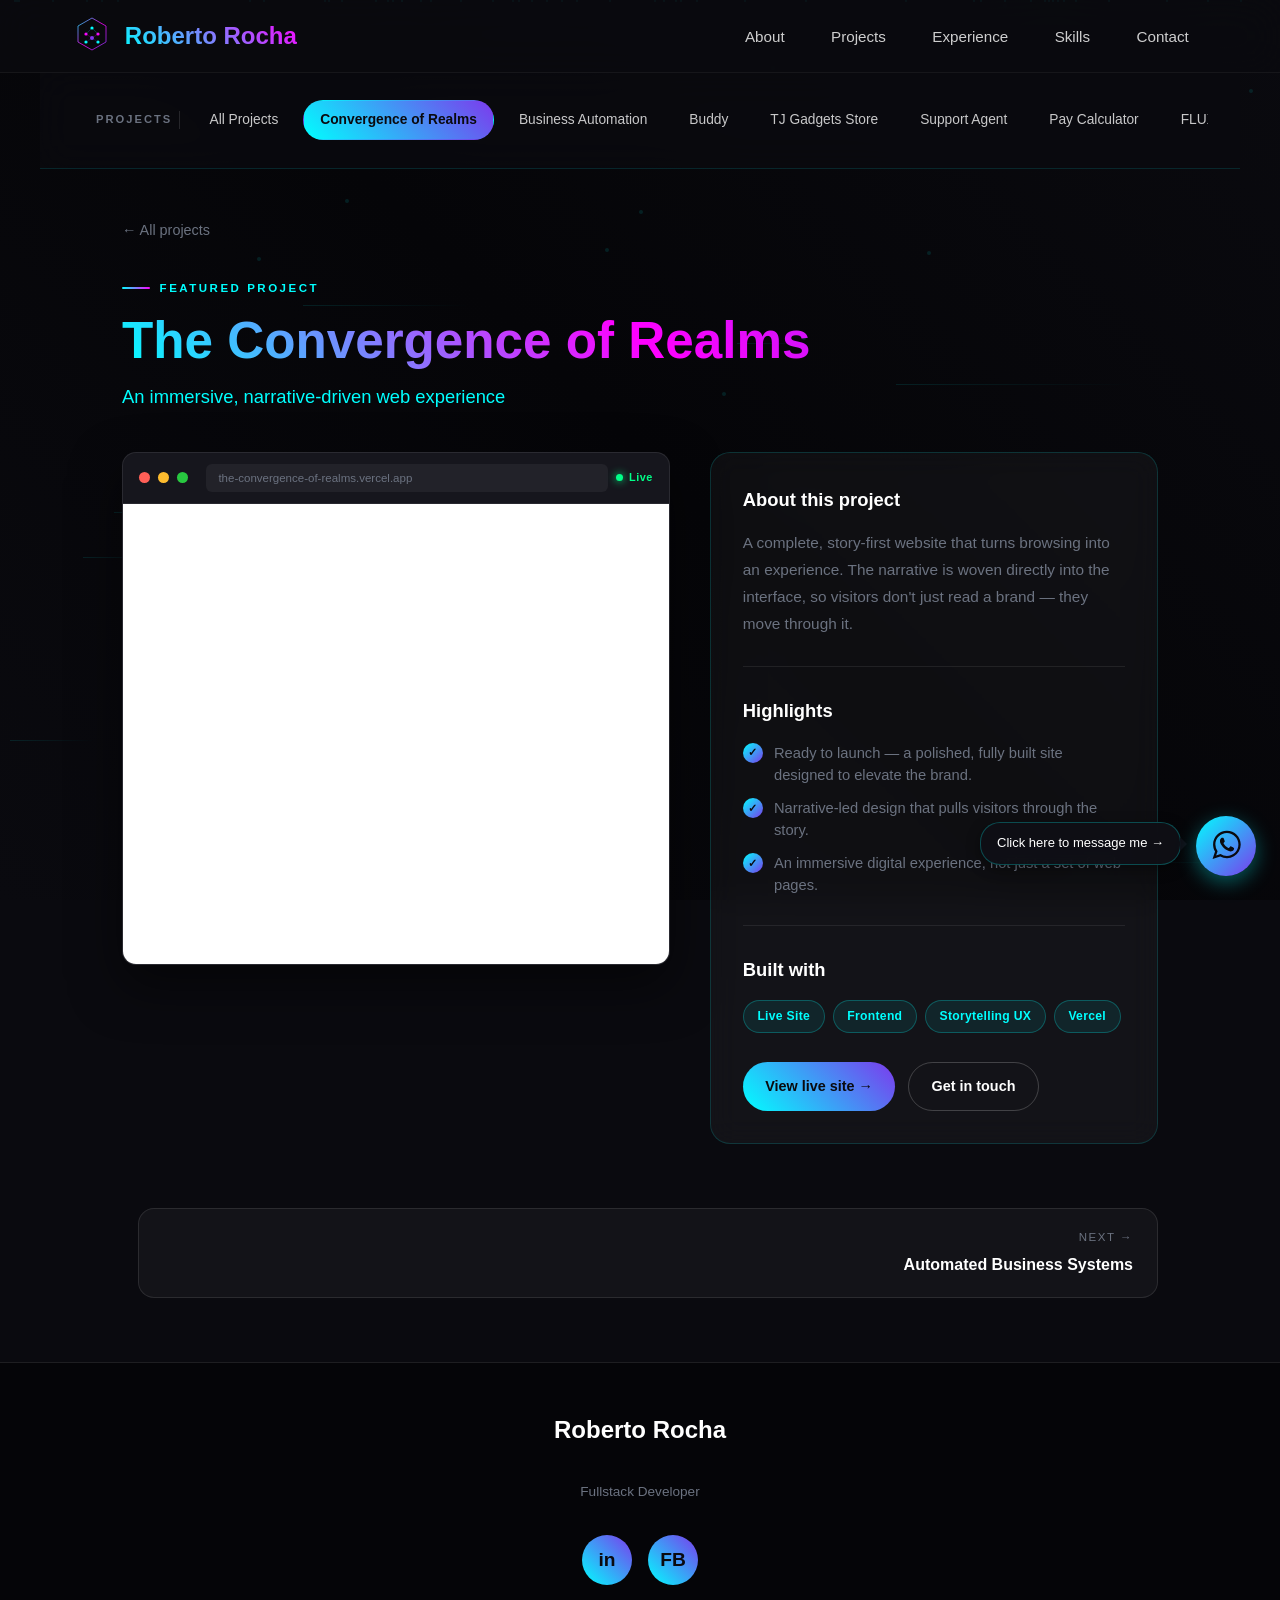
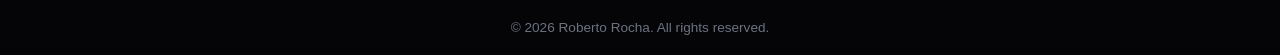
<file: project-convergence.html>
<!DOCTYPE html>
<html lang="en">
<head>
    <meta charset="UTF-8">
    <meta name="viewport" content="width=device-width, initial-scale=1.0">
    <title>The Convergence of Realms — Roberto Rocha</title>
    <link rel="stylesheet" href="styles.css">
</head>
<body class="subpage">
    <!-- Background Animation -->
    <div class="bg-animation">
        <div class="neural-network" id="neuralNetwork"></div>
        <div class="particles" id="particles"></div>
    </div>
    <!-- Header -->
    <header>
        <nav>
            <a href="index.html" class="logo">
                <svg class="logo-icon" viewBox="0 0 100 100" xmlns="http://www.w3.org/2000/svg">
                    <polygon points="50,5 85,25 85,65 50,85 15,65 15,25" fill="none" stroke="url(#gradientStroke)" stroke-width="2"/>
                    <circle cx="50" cy="30" r="4" fill="#00ffff"/><circle cx="35" cy="45" r="4" fill="#ff00ff"/><circle cx="65" cy="45" r="4" fill="#ff00ff"/><circle cx="35" cy="65" r="4" fill="#00ffff"/><circle cx="65" cy="65" r="4" fill="#00ffff"/><circle cx="50" cy="55" r="5" fill="#7c3aed"/>
                    <line x1="50" y1="30" x2="35" y2="45" stroke="#00ffff" stroke-width="1" opacity="0.5"/><line x1="50" y1="30" x2="65" y2="45" stroke="#00ffff" stroke-width="1" opacity="0.5"/><line x1="35" y1="45" x2="50" y2="55" stroke="#ff00ff" stroke-width="1" opacity="0.5"/><line x1="65" y1="45" x2="50" y2="55" stroke="#ff00ff" stroke-width="1" opacity="0.5"/><line x1="50" y1="55" x2="35" y2="65" stroke="#7c3aed" stroke-width="1" opacity="0.5"/><line x1="50" y1="55" x2="65" y2="65" stroke="#7c3aed" stroke-width="1" opacity="0.5"/>
                    <defs>
                        <linearGradient id="gradientStroke" x1="0%" y1="0%" x2="100%" y2="100%">
                            <stop offset="0%" style="stop-color:#00ffff;stop-opacity:1" />
                            <stop offset="50%" style="stop-color:#ff00ff;stop-opacity:1" />
                            <stop offset="100%" style="stop-color:#7c3aed;stop-opacity:1" />
                        </linearGradient>
                    </defs>
                </svg>
                <span class="logo-text">Roberto Rocha</span>
            </a>
            <ul class="nav-links">
                <li><a href="index.html#about">About</a></li>
                <li><a href="projects.html">Projects</a></li>
                <li><a href="index.html#experience">Experience</a></li>
                <li><a href="index.html#skills">Skills</a></li>
                <li><a href="index.html#contact">Contact</a></li>
            </ul>
            <div class="mobile-menu" onclick="toggleMenu()">
                <span></span><span></span><span></span>
            </div>
        </nav>
        <div class="mobile-nav" id="mobileNav">
            <a href="index.html#about" onclick="closeMenu()">About</a>
            <a href="projects.html" onclick="closeMenu()">Projects</a>
            <a href="index.html#experience" onclick="closeMenu()">Experience</a>
            <a href="index.html#skills" onclick="closeMenu()">Skills</a>
            <a href="index.html#contact" onclick="closeMenu()">Contact</a>
        </div>
    </header>
    <!-- Projects menu bar (links to every project page) -->
    <nav class="proj-menu" aria-label="Projects">
        <div class="proj-menu-inner">
            <span class="proj-menu-label">Projects</span>
            <a href="projects.html">All Projects</a>
            <a href="project-convergence.html" class="active">Convergence of Realms</a>
            <a href="project-automated-systems.html">Business Automation</a>
            <a href="project-buddy.html">Buddy</a>
            <a href="project-tj-gadgets.html">TJ Gadgets Store</a>
            <a href="project-tj-support.html">Support Agent</a>
            <a href="project-hourly-pay.html">Pay Calculator</a>
            <a href="project-flux.html">FLUX Engine</a>
        </div>
    </nav>

    <main class="proj-detail">
        <a class="proj-back" href="projects.html">&larr; All projects</a>
        <div class="proj-hero">
            <span class="pf-eyebrow">Featured Project</span>
            <h1>The Convergence of Realms</h1>
            <p class="proj-tagline">An immersive, narrative-driven web experience</p>
        </div>
        <div class="proj-body">
                <div class="pf-browser">
                    <div class="pf-browser-bar">
                        <span class="pf-dot r"></span><span class="pf-dot y"></span><span class="pf-dot g"></span>
                        <span class="pf-url">the-convergence-of-realms.vercel.app</span>
                        <span class="pf-live">Live</span>
                    </div>
                    <iframe src="https://the-convergence-of-realms.vercel.app/" title="The Convergence of Realms — live preview" loading="lazy"></iframe>
                </div>
            <div class="proj-panel">
                <h2>About this project</h2>
                <p class="pf-desc">A complete, story-first website that turns browsing into an experience. The narrative is woven directly into the interface, so visitors don't just read a brand — they move through it.</p>
                <h2>Highlights</h2>
                <ul class="pf-features">
                        <li>Ready to launch — a polished, fully built site designed to elevate the brand.</li>
                        <li>Narrative-led design that pulls visitors through the story.</li>
                        <li>An immersive digital experience, not just a set of web pages.</li>
                </ul>
                <h2>Built with</h2>
                <div class="pf-tags">
                        <span class="pf-tag">Live Site</span>
                        <span class="pf-tag">Frontend</span>
                        <span class="pf-tag">Storytelling UX</span>
                        <span class="pf-tag">Vercel</span>
                </div>
                    <div class="pf-actions">
                        <a class="pf-btn pf-btn-primary" href="https://the-convergence-of-realms.vercel.app/" target="_blank" rel="noopener noreferrer">View live site &rarr;</a>
                        <a class="pf-btn pf-btn-ghost" href="index.html#contact">Get in touch</a>
                    </div>
            </div>
        </div>
    </main>
    <nav class="proj-pager" aria-label="Project navigation">
        <span></span>
        <a class="next" href="project-automated-systems.html"><div class="pager-dir">Next &rarr;</div><div class="pager-name">Automated Business Systems</div></a>
    </nav>
    <!-- Footer -->
    <footer>
        <div class="footer-content">
            <h2>Roberto Rocha</h2>
            <p>Fullstack Developer</p>
            <div class="social-links">
                <a href="https://www.linkedin.com/in/roberto-rocha-683061340" class="social-link" title="LinkedIn">in</a>
                <a href="https://www.facebook.com/roberto.rocha.697862" class="social-link" title="FaceBook">FB</a>
            </div>
            <p>&copy; 2026 Roberto Rocha. All rights reserved.</p>
        </div>
    </footer>
    <!-- Floating contact / WhatsApp widget -->
    <div class="wa-widget-container">
      <div class="wa-chat-popup" id="wa-chat-popup">
        <div class="wa-chat-header">
          <div class="wa-header-left">
            <div class="wa-profile-pic">
              <svg viewBox="0 0 100 100" width="40" height="40" xmlns="http://www.w3.org/2000/svg">
                <polygon points="50,5 85,25 85,65 50,85 15,65 15,25" fill="none" stroke="url(#waLogoGradient)" stroke-width="3"/>
                <circle cx="50" cy="30" r="4" fill="#00ffff"/><circle cx="35" cy="45" r="4" fill="#ff00ff"/><circle cx="65" cy="45" r="4" fill="#ff00ff"/><circle cx="35" cy="65" r="4" fill="#00ffff"/><circle cx="65" cy="65" r="4" fill="#00ffff"/><circle cx="50" cy="55" r="5" fill="#7c3aed"/>
                <defs><linearGradient id="waLogoGradient" x1="0%" y1="0%" x2="100%" y2="100%"><stop offset="0%" stop-color="#00ffff"/><stop offset="50%" stop-color="#ff00ff"/><stop offset="100%" stop-color="#7c3aed"/></linearGradient></defs>
              </svg>
            </div>
            <div class="wa-header-info">
              <strong>ROBERTO ROCHA</strong>
              <span>Typically replies in minutes</span>
            </div>
          </div>
          <button class="wa-close-btn" onclick="toggleWaChat()" aria-label="Close chat">&times;</button>
        </div>

        <div class="wa-chat-body">
          <div class="wa-message">
            ROBERTO ROCHA <br>👋 Hi! How can I help you today?
          </div>
          <div class="wa-chat-body" style="padding: 0; background: none; min-height: auto;">
            <div class="wa-message" style="background: none; border: none; box-shadow: none; padding: 0; max-width: 100%;">
              <a href="https://wa.me/19797020364?text=Hi%20Roberto%2C%20I%27d%20like%20to%20discuss%20a%20project." target="_blank" rel="noopener noreferrer" class="wa-suggestion-chip">
                I'd like to discuss a project
              </a>
            </div>
            <div class="wa-chat-body" style="padding: 0; background: none; min-height: auto;">
              <div class="wa-message" style="background: none; border: none; box-shadow: none; padding: 0; max-width: 100%;">
                <a href="https://wa.me/19797020364?text=Hi%20Roberto%2C%20I%20have%20a%20question." target="_blank" rel="noopener noreferrer" class="wa-suggestion-chip">
                  I have a question
                </a>
              </div>
            </div>
          </div>
        </div>

        <div class="wa-chat-footer">
          <a href="https://wa.me/19797020364?text=Hi%20Roberto%21%20I%27d%20like%20to%20get%20in%20touch." target="_blank" rel="noopener noreferrer" class="wa-start-chat-btn">
            <svg width="20" height="20" viewBox="3 5 24 24" xmlns="http://www.w3.org/2000/svg"><path d="M19.11 17.205c-.372 0-1.088 1.39-1.518 1.39a.63.63 0 0 1-.315-.1c-.802-.402-1.504-.817-2.163-1.447-.545-.516-1.146-1.29-1.46-1.963a.426.426 0 0 1-.073-.215c0-.33.99-.945.99-1.49 0-.143-.73-2.09-.832-2.335-.143-.372-.214-.487-.6-.487-.187 0-.36-.043-.53-.043-.302 0-.53.115-.746.315-.688.645-1.032 1.318-1.06 2.264v.114c-.015.99.472 1.977 1.017 2.78 1.23 1.82 2.506 3.41 4.554 4.34.616.287 2.035.888 2.722.888.817 0 2.15-.515 2.478-1.318.13-.33.244-.73.244-1.088 0-.058 0-.144-.03-.215-.1-.172-2.434-1.39-2.678-1.39zm-2.908 7.593c-1.747 0-3.48-.53-4.942-1.49L7.793 24.41l1.132-3.337a8.955 8.955 0 0 1-1.72-5.272c0-4.955 4.04-8.995 8.997-8.995S25.2 10.845 25.2 15.8c0 4.958-4.04 8.998-8.998 8.998zm0-19.798c-5.96 0-10.8 4.842-10.8 10.8 0 1.964.53 3.898 1.546 5.574L5 27.176l5.974-1.92a10.807 10.807 0 0 0 16.03-9.455c0-5.958-4.842-10.8-10.802-10.8z"/></svg>
            Chat Now
          </a>
        </div>
      </div>

      <div class="wa-intro-bubble">
        <p>Click here to message me &#8594;</p>
      </div>

      <button class="wa-floating-btn" onclick="toggleWaChat()" aria-label="Open chat">
        <svg width="32" height="32" viewBox="3 5 25 24" xmlns="http://www.w3.org/2000/svg"><path d="M19.11 17.205c-.372 0-1.088 1.39-1.518 1.39a.63.63 0 0 1-.315-.1c-.802-.402-1.504-.817-2.163-1.447-.545-.516-1.146-1.29-1.46-1.963a.426.426 0 0 1-.073-.215c0-.33.99-.945.99-1.49 0-.143-.73-2.09-.832-2.335-.143-.372-.214-.487-.6-.487-.187 0-.36-.043-.53-.043-.302 0-.53.115-.746.315-.688.645-1.032 1.318-1.06 2.264v.114c-.015.99.472 1.977 1.017 2.78 1.23 1.82 2.506 3.41 4.554 4.34.616.287 2.035.888 2.722.888.817 0 2.15-.515 2.478-1.318.13-.33.244-.73.244-1.088 0-.058 0-.144-.03-.215-.1-.172-2.434-1.39-2.678-1.39zm-2.908 7.593c-1.747 0-3.48-.53-4.942-1.49L7.793 24.41l1.132-3.337a8.955 8.955 0 0 1-1.72-5.272c0-4.955 4.04-8.995 8.997-8.995S25.2 10.845 25.2 15.8c0 4.958-4.04 8.998-8.998 8.998zm0-19.798c-5.96 0-10.8 4.842-10.8 10.8 0 1.964.53 3.898 1.546 5.574L5 27.176l5.974-1.92a10.807 10.807 0 0 0 16.03-9.455c0-5.958-4.842-10.8-10.802-10.8z"/></svg>
      </button>
    </div>
    <script src="script.js"></script>
</body>
</html>
</file>
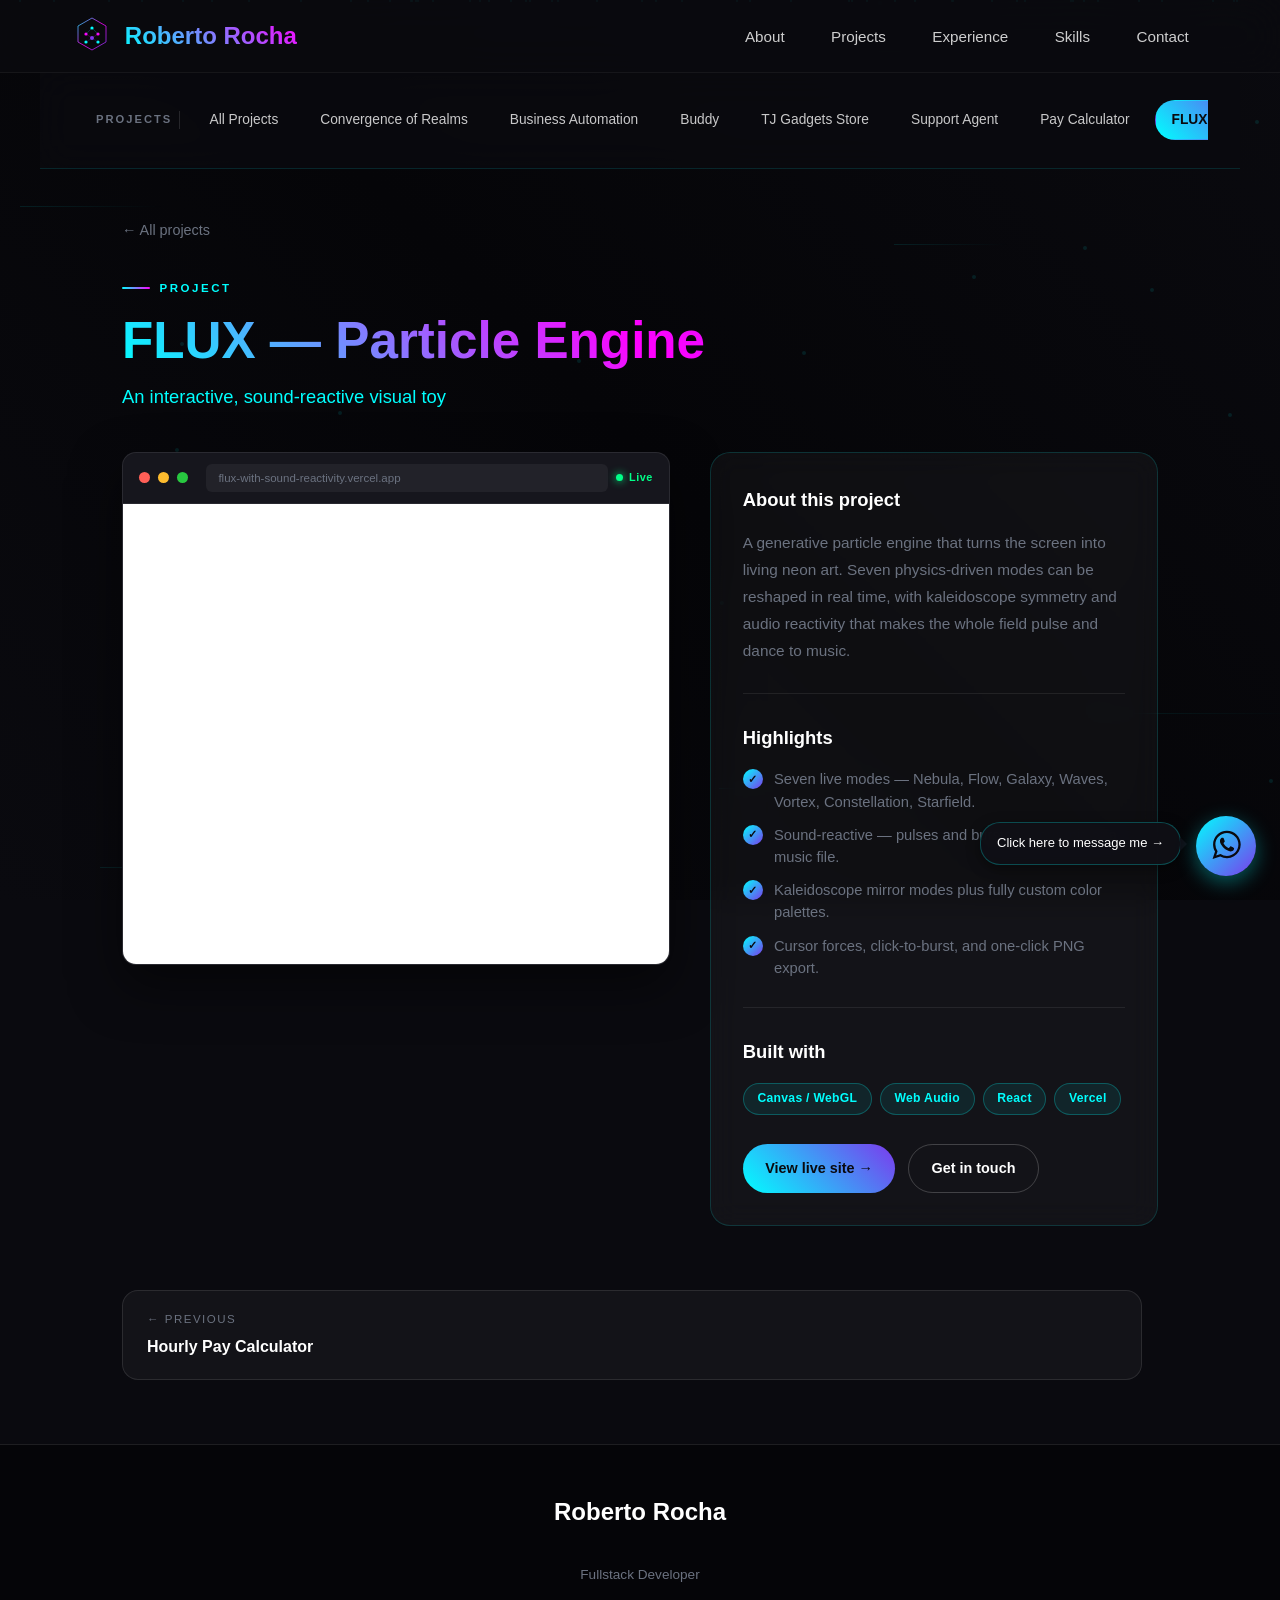
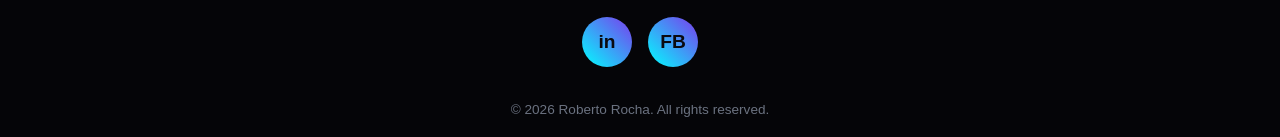
<file: project-flux.html>
<!DOCTYPE html>
<html lang="en">
<head>
    <meta charset="UTF-8">
    <meta name="viewport" content="width=device-width, initial-scale=1.0">
    <title>FLUX — Particle Engine — Roberto Rocha</title>
    <link rel="stylesheet" href="styles.css">
</head>
<body class="subpage">
    <!-- Background Animation -->
    <div class="bg-animation">
        <div class="neural-network" id="neuralNetwork"></div>
        <div class="particles" id="particles"></div>
    </div>
    <!-- Header -->
    <header>
        <nav>
            <a href="index.html" class="logo">
                <svg class="logo-icon" viewBox="0 0 100 100" xmlns="http://www.w3.org/2000/svg">
                    <polygon points="50,5 85,25 85,65 50,85 15,65 15,25" fill="none" stroke="url(#gradientStroke)" stroke-width="2"/>
                    <circle cx="50" cy="30" r="4" fill="#00ffff"/><circle cx="35" cy="45" r="4" fill="#ff00ff"/><circle cx="65" cy="45" r="4" fill="#ff00ff"/><circle cx="35" cy="65" r="4" fill="#00ffff"/><circle cx="65" cy="65" r="4" fill="#00ffff"/><circle cx="50" cy="55" r="5" fill="#7c3aed"/>
                    <line x1="50" y1="30" x2="35" y2="45" stroke="#00ffff" stroke-width="1" opacity="0.5"/><line x1="50" y1="30" x2="65" y2="45" stroke="#00ffff" stroke-width="1" opacity="0.5"/><line x1="35" y1="45" x2="50" y2="55" stroke="#ff00ff" stroke-width="1" opacity="0.5"/><line x1="65" y1="45" x2="50" y2="55" stroke="#ff00ff" stroke-width="1" opacity="0.5"/><line x1="50" y1="55" x2="35" y2="65" stroke="#7c3aed" stroke-width="1" opacity="0.5"/><line x1="50" y1="55" x2="65" y2="65" stroke="#7c3aed" stroke-width="1" opacity="0.5"/>
                    <defs>
                        <linearGradient id="gradientStroke" x1="0%" y1="0%" x2="100%" y2="100%">
                            <stop offset="0%" style="stop-color:#00ffff;stop-opacity:1" />
                            <stop offset="50%" style="stop-color:#ff00ff;stop-opacity:1" />
                            <stop offset="100%" style="stop-color:#7c3aed;stop-opacity:1" />
                        </linearGradient>
                    </defs>
                </svg>
                <span class="logo-text">Roberto Rocha</span>
            </a>
            <ul class="nav-links">
                <li><a href="index.html#about">About</a></li>
                <li><a href="projects.html">Projects</a></li>
                <li><a href="index.html#experience">Experience</a></li>
                <li><a href="index.html#skills">Skills</a></li>
                <li><a href="index.html#contact">Contact</a></li>
            </ul>
            <div class="mobile-menu" onclick="toggleMenu()">
                <span></span><span></span><span></span>
            </div>
        </nav>
        <div class="mobile-nav" id="mobileNav">
            <a href="index.html#about" onclick="closeMenu()">About</a>
            <a href="projects.html" onclick="closeMenu()">Projects</a>
            <a href="index.html#experience" onclick="closeMenu()">Experience</a>
            <a href="index.html#skills" onclick="closeMenu()">Skills</a>
            <a href="index.html#contact" onclick="closeMenu()">Contact</a>
        </div>
    </header>
    <!-- Projects menu bar (links to every project page) -->
    <nav class="proj-menu" aria-label="Projects">
        <div class="proj-menu-inner">
            <span class="proj-menu-label">Projects</span>
            <a href="projects.html">All Projects</a>
            <a href="project-convergence.html">Convergence of Realms</a>
            <a href="project-automated-systems.html">Business Automation</a>
            <a href="project-buddy.html">Buddy</a>
            <a href="project-tj-gadgets.html">TJ Gadgets Store</a>
            <a href="project-tj-support.html">Support Agent</a>
            <a href="project-hourly-pay.html">Pay Calculator</a>
            <a href="project-flux.html" class="active">FLUX Engine</a>
        </div>
    </nav>

    <main class="proj-detail">
        <a class="proj-back" href="projects.html">&larr; All projects</a>
        <div class="proj-hero">
            <span class="pf-eyebrow">Project</span>
            <h1>FLUX — Particle Engine</h1>
            <p class="proj-tagline">An interactive, sound-reactive visual toy</p>
        </div>
        <div class="proj-body">
                <div class="pf-browser">
                    <div class="pf-browser-bar">
                        <span class="pf-dot r"></span><span class="pf-dot y"></span><span class="pf-dot g"></span>
                        <span class="pf-url">flux-with-sound-reactivity.vercel.app</span>
                        <span class="pf-live">Live</span>
                    </div>
                    <iframe src="https://flux-with-sound-reactivity.vercel.app" title="FLUX — Particle Engine — live preview" loading="lazy"></iframe>
                </div>
            <div class="proj-panel">
                <h2>About this project</h2>
                <p class="pf-desc">A generative particle engine that turns the screen into living neon art. Seven physics-driven modes can be reshaped in real time, with kaleidoscope symmetry and audio reactivity that makes the whole field pulse and dance to music.</p>
                <h2>Highlights</h2>
                <ul class="pf-features">
                        <li>Seven live modes — Nebula, Flow, Galaxy, Waves, Vortex, Constellation, Starfield.</li>
                        <li>Sound-reactive — pulses and bursts to your mic or a music file.</li>
                        <li>Kaleidoscope mirror modes plus fully custom color palettes.</li>
                        <li>Cursor forces, click-to-burst, and one-click PNG export.</li>
                </ul>
                <h2>Built with</h2>
                <div class="pf-tags">
                        <span class="pf-tag">Canvas / WebGL</span>
                        <span class="pf-tag">Web Audio</span>
                        <span class="pf-tag">React</span>
                        <span class="pf-tag">Vercel</span>
                </div>
                    <div class="pf-actions">
                        <a class="pf-btn pf-btn-primary" href="https://flux-with-sound-reactivity.vercel.app" target="_blank" rel="noopener noreferrer">View live site &rarr;</a>
                        <a class="pf-btn pf-btn-ghost" href="index.html#contact">Get in touch</a>
                    </div>
            </div>
        </div>
    </main>
    <nav class="proj-pager" aria-label="Project navigation">
        <a class="prev" href="project-hourly-pay.html"><div class="pager-dir">&larr; Previous</div><div class="pager-name">Hourly Pay Calculator</div></a>
        <span></span>
    </nav>
    <!-- Footer -->
    <footer>
        <div class="footer-content">
            <h2>Roberto Rocha</h2>
            <p>Fullstack Developer</p>
            <div class="social-links">
                <a href="https://www.linkedin.com/in/roberto-rocha-683061340" class="social-link" title="LinkedIn">in</a>
                <a href="https://www.facebook.com/roberto.rocha.697862" class="social-link" title="FaceBook">FB</a>
            </div>
            <p>&copy; 2026 Roberto Rocha. All rights reserved.</p>
        </div>
    </footer>
    <!-- Floating contact / WhatsApp widget -->
    <div class="wa-widget-container">
      <div class="wa-chat-popup" id="wa-chat-popup">
        <div class="wa-chat-header">
          <div class="wa-header-left">
            <div class="wa-profile-pic">
              <svg viewBox="0 0 100 100" width="40" height="40" xmlns="http://www.w3.org/2000/svg">
                <polygon points="50,5 85,25 85,65 50,85 15,65 15,25" fill="none" stroke="url(#waLogoGradient)" stroke-width="3"/>
                <circle cx="50" cy="30" r="4" fill="#00ffff"/><circle cx="35" cy="45" r="4" fill="#ff00ff"/><circle cx="65" cy="45" r="4" fill="#ff00ff"/><circle cx="35" cy="65" r="4" fill="#00ffff"/><circle cx="65" cy="65" r="4" fill="#00ffff"/><circle cx="50" cy="55" r="5" fill="#7c3aed"/>
                <defs><linearGradient id="waLogoGradient" x1="0%" y1="0%" x2="100%" y2="100%"><stop offset="0%" stop-color="#00ffff"/><stop offset="50%" stop-color="#ff00ff"/><stop offset="100%" stop-color="#7c3aed"/></linearGradient></defs>
              </svg>
            </div>
            <div class="wa-header-info">
              <strong>ROBERTO ROCHA</strong>
              <span>Typically replies in minutes</span>
            </div>
          </div>
          <button class="wa-close-btn" onclick="toggleWaChat()" aria-label="Close chat">&times;</button>
        </div>

        <div class="wa-chat-body">
          <div class="wa-message">
            ROBERTO ROCHA <br>👋 Hi! How can I help you today?
          </div>
          <div class="wa-chat-body" style="padding: 0; background: none; min-height: auto;">
            <div class="wa-message" style="background: none; border: none; box-shadow: none; padding: 0; max-width: 100%;">
              <a href="https://wa.me/19797020364?text=Hi%20Roberto%2C%20I%27d%20like%20to%20discuss%20a%20project." target="_blank" rel="noopener noreferrer" class="wa-suggestion-chip">
                I'd like to discuss a project
              </a>
            </div>
            <div class="wa-chat-body" style="padding: 0; background: none; min-height: auto;">
              <div class="wa-message" style="background: none; border: none; box-shadow: none; padding: 0; max-width: 100%;">
                <a href="https://wa.me/19797020364?text=Hi%20Roberto%2C%20I%20have%20a%20question." target="_blank" rel="noopener noreferrer" class="wa-suggestion-chip">
                  I have a question
                </a>
              </div>
            </div>
          </div>
        </div>

        <div class="wa-chat-footer">
          <a href="https://wa.me/19797020364?text=Hi%20Roberto%21%20I%27d%20like%20to%20get%20in%20touch." target="_blank" rel="noopener noreferrer" class="wa-start-chat-btn">
            <svg width="20" height="20" viewBox="3 5 24 24" xmlns="http://www.w3.org/2000/svg"><path d="M19.11 17.205c-.372 0-1.088 1.39-1.518 1.39a.63.63 0 0 1-.315-.1c-.802-.402-1.504-.817-2.163-1.447-.545-.516-1.146-1.29-1.46-1.963a.426.426 0 0 1-.073-.215c0-.33.99-.945.99-1.49 0-.143-.73-2.09-.832-2.335-.143-.372-.214-.487-.6-.487-.187 0-.36-.043-.53-.043-.302 0-.53.115-.746.315-.688.645-1.032 1.318-1.06 2.264v.114c-.015.99.472 1.977 1.017 2.78 1.23 1.82 2.506 3.41 4.554 4.34.616.287 2.035.888 2.722.888.817 0 2.15-.515 2.478-1.318.13-.33.244-.73.244-1.088 0-.058 0-.144-.03-.215-.1-.172-2.434-1.39-2.678-1.39zm-2.908 7.593c-1.747 0-3.48-.53-4.942-1.49L7.793 24.41l1.132-3.337a8.955 8.955 0 0 1-1.72-5.272c0-4.955 4.04-8.995 8.997-8.995S25.2 10.845 25.2 15.8c0 4.958-4.04 8.998-8.998 8.998zm0-19.798c-5.96 0-10.8 4.842-10.8 10.8 0 1.964.53 3.898 1.546 5.574L5 27.176l5.974-1.92a10.807 10.807 0 0 0 16.03-9.455c0-5.958-4.842-10.8-10.802-10.8z"/></svg>
            Chat Now
          </a>
        </div>
      </div>

      <div class="wa-intro-bubble">
        <p>Click here to message me &#8594;</p>
      </div>

      <button class="wa-floating-btn" onclick="toggleWaChat()" aria-label="Open chat">
        <svg width="32" height="32" viewBox="3 5 25 24" xmlns="http://www.w3.org/2000/svg"><path d="M19.11 17.205c-.372 0-1.088 1.39-1.518 1.39a.63.63 0 0 1-.315-.1c-.802-.402-1.504-.817-2.163-1.447-.545-.516-1.146-1.29-1.46-1.963a.426.426 0 0 1-.073-.215c0-.33.99-.945.99-1.49 0-.143-.73-2.09-.832-2.335-.143-.372-.214-.487-.6-.487-.187 0-.36-.043-.53-.043-.302 0-.53.115-.746.315-.688.645-1.032 1.318-1.06 2.264v.114c-.015.99.472 1.977 1.017 2.78 1.23 1.82 2.506 3.41 4.554 4.34.616.287 2.035.888 2.722.888.817 0 2.15-.515 2.478-1.318.13-.33.244-.73.244-1.088 0-.058 0-.144-.03-.215-.1-.172-2.434-1.39-2.678-1.39zm-2.908 7.593c-1.747 0-3.48-.53-4.942-1.49L7.793 24.41l1.132-3.337a8.955 8.955 0 0 1-1.72-5.272c0-4.955 4.04-8.995 8.997-8.995S25.2 10.845 25.2 15.8c0 4.958-4.04 8.998-8.998 8.998zm0-19.798c-5.96 0-10.8 4.842-10.8 10.8 0 1.964.53 3.898 1.546 5.574L5 27.176l5.974-1.92a10.807 10.807 0 0 0 16.03-9.455c0-5.958-4.842-10.8-10.802-10.8z"/></svg>
      </button>
    </div>
    <script src="script.js"></script>
</body>
</html>
</file>
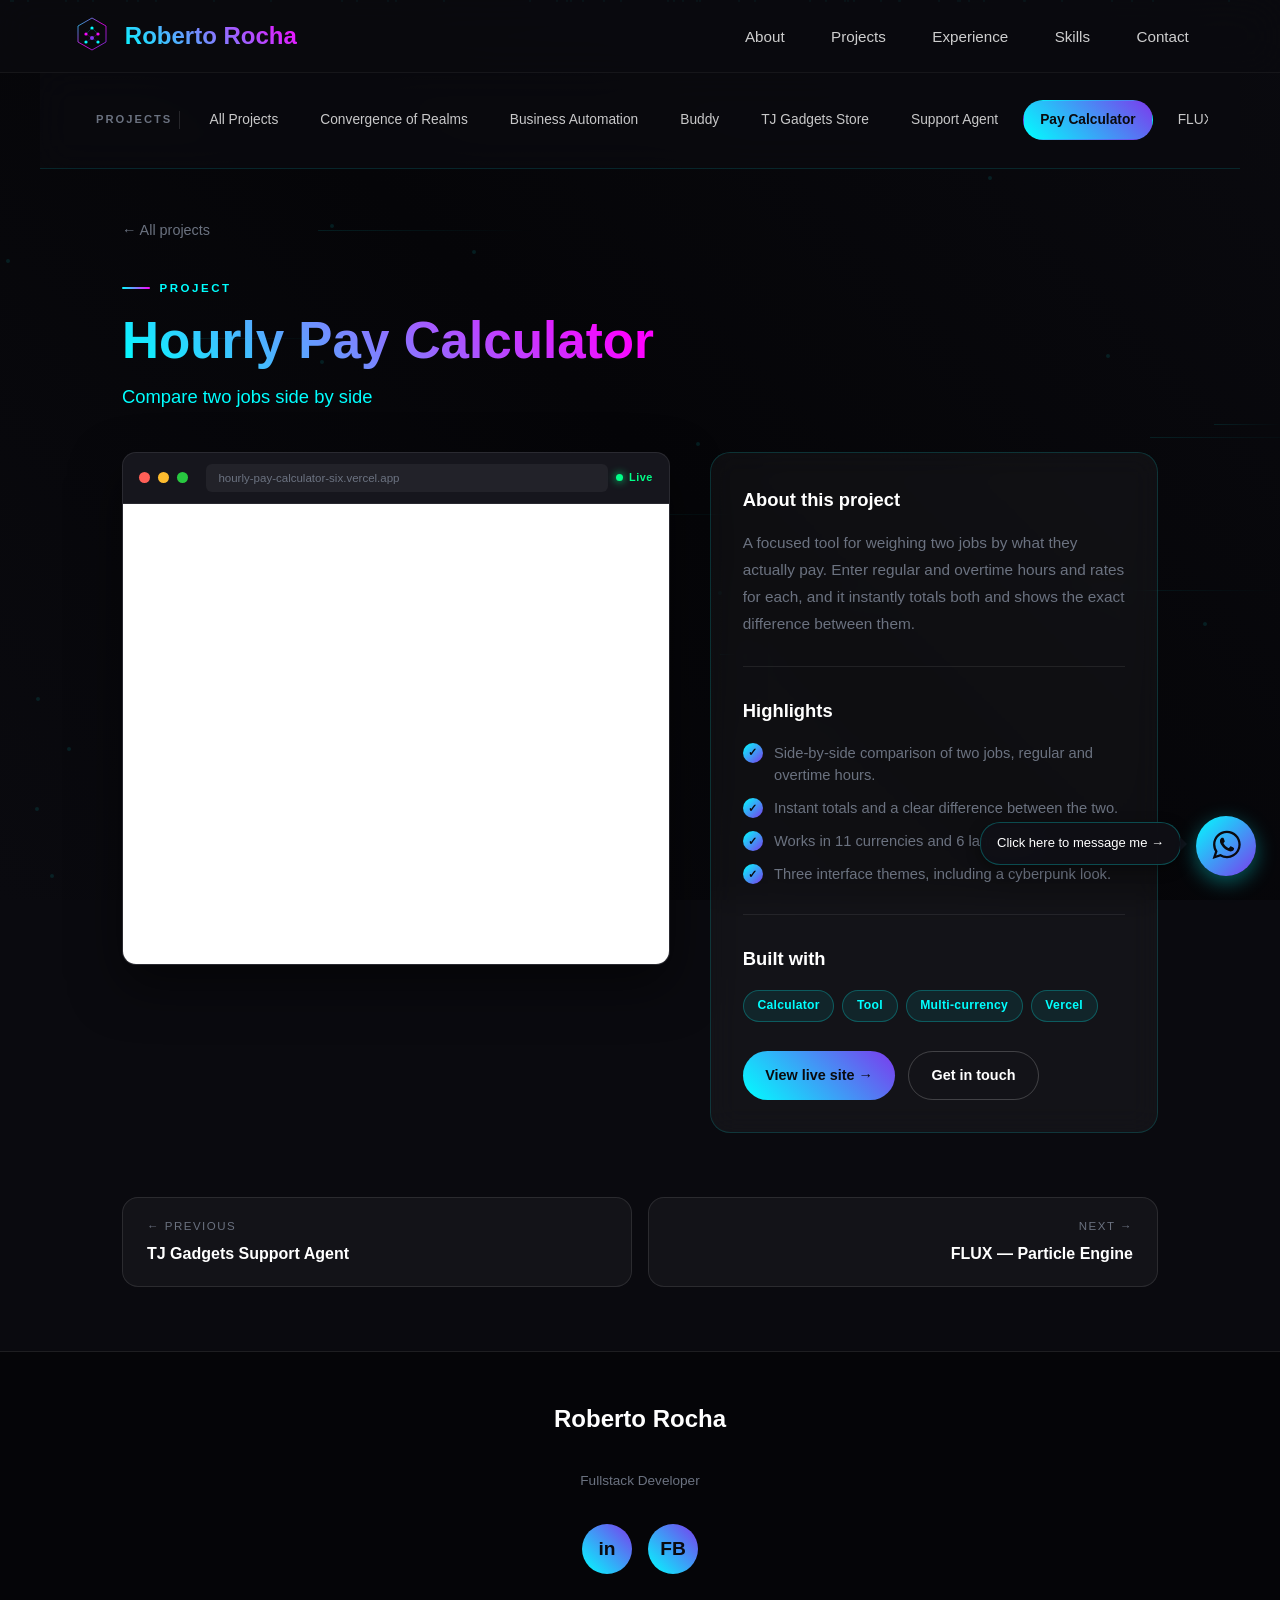
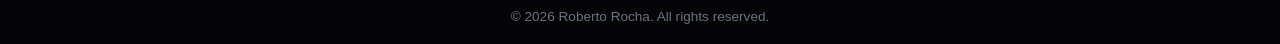
<file: project-hourly-pay.html>
<!DOCTYPE html>
<html lang="en">
<head>
    <meta charset="UTF-8">
    <meta name="viewport" content="width=device-width, initial-scale=1.0">
    <title>Hourly Pay Calculator — Roberto Rocha</title>
    <link rel="stylesheet" href="styles.css">
</head>
<body class="subpage">
    <!-- Background Animation -->
    <div class="bg-animation">
        <div class="neural-network" id="neuralNetwork"></div>
        <div class="particles" id="particles"></div>
    </div>
    <!-- Header -->
    <header>
        <nav>
            <a href="index.html" class="logo">
                <svg class="logo-icon" viewBox="0 0 100 100" xmlns="http://www.w3.org/2000/svg">
                    <polygon points="50,5 85,25 85,65 50,85 15,65 15,25" fill="none" stroke="url(#gradientStroke)" stroke-width="2"/>
                    <circle cx="50" cy="30" r="4" fill="#00ffff"/><circle cx="35" cy="45" r="4" fill="#ff00ff"/><circle cx="65" cy="45" r="4" fill="#ff00ff"/><circle cx="35" cy="65" r="4" fill="#00ffff"/><circle cx="65" cy="65" r="4" fill="#00ffff"/><circle cx="50" cy="55" r="5" fill="#7c3aed"/>
                    <line x1="50" y1="30" x2="35" y2="45" stroke="#00ffff" stroke-width="1" opacity="0.5"/><line x1="50" y1="30" x2="65" y2="45" stroke="#00ffff" stroke-width="1" opacity="0.5"/><line x1="35" y1="45" x2="50" y2="55" stroke="#ff00ff" stroke-width="1" opacity="0.5"/><line x1="65" y1="45" x2="50" y2="55" stroke="#ff00ff" stroke-width="1" opacity="0.5"/><line x1="50" y1="55" x2="35" y2="65" stroke="#7c3aed" stroke-width="1" opacity="0.5"/><line x1="50" y1="55" x2="65" y2="65" stroke="#7c3aed" stroke-width="1" opacity="0.5"/>
                    <defs>
                        <linearGradient id="gradientStroke" x1="0%" y1="0%" x2="100%" y2="100%">
                            <stop offset="0%" style="stop-color:#00ffff;stop-opacity:1" />
                            <stop offset="50%" style="stop-color:#ff00ff;stop-opacity:1" />
                            <stop offset="100%" style="stop-color:#7c3aed;stop-opacity:1" />
                        </linearGradient>
                    </defs>
                </svg>
                <span class="logo-text">Roberto Rocha</span>
            </a>
            <ul class="nav-links">
                <li><a href="index.html#about">About</a></li>
                <li><a href="projects.html">Projects</a></li>
                <li><a href="index.html#experience">Experience</a></li>
                <li><a href="index.html#skills">Skills</a></li>
                <li><a href="index.html#contact">Contact</a></li>
            </ul>
            <div class="mobile-menu" onclick="toggleMenu()">
                <span></span><span></span><span></span>
            </div>
        </nav>
        <div class="mobile-nav" id="mobileNav">
            <a href="index.html#about" onclick="closeMenu()">About</a>
            <a href="projects.html" onclick="closeMenu()">Projects</a>
            <a href="index.html#experience" onclick="closeMenu()">Experience</a>
            <a href="index.html#skills" onclick="closeMenu()">Skills</a>
            <a href="index.html#contact" onclick="closeMenu()">Contact</a>
        </div>
    </header>
    <!-- Projects menu bar (links to every project page) -->
    <nav class="proj-menu" aria-label="Projects">
        <div class="proj-menu-inner">
            <span class="proj-menu-label">Projects</span>
            <a href="projects.html">All Projects</a>
            <a href="project-convergence.html">Convergence of Realms</a>
            <a href="project-automated-systems.html">Business Automation</a>
            <a href="project-buddy.html">Buddy</a>
            <a href="project-tj-gadgets.html">TJ Gadgets Store</a>
            <a href="project-tj-support.html">Support Agent</a>
            <a href="project-hourly-pay.html" class="active">Pay Calculator</a>
            <a href="project-flux.html">FLUX Engine</a>
        </div>
    </nav>

    <main class="proj-detail">
        <a class="proj-back" href="projects.html">&larr; All projects</a>
        <div class="proj-hero">
            <span class="pf-eyebrow">Project</span>
            <h1>Hourly Pay Calculator</h1>
            <p class="proj-tagline">Compare two jobs side by side</p>
        </div>
        <div class="proj-body">
                <div class="pf-browser">
                    <div class="pf-browser-bar">
                        <span class="pf-dot r"></span><span class="pf-dot y"></span><span class="pf-dot g"></span>
                        <span class="pf-url">hourly-pay-calculator-six.vercel.app</span>
                        <span class="pf-live">Live</span>
                    </div>
                    <iframe src="https://hourly-pay-calculator-six.vercel.app" title="Hourly Pay Calculator — live preview" loading="lazy"></iframe>
                </div>
            <div class="proj-panel">
                <h2>About this project</h2>
                <p class="pf-desc">A focused tool for weighing two jobs by what they actually pay. Enter regular and overtime hours and rates for each, and it instantly totals both and shows the exact difference between them.</p>
                <h2>Highlights</h2>
                <ul class="pf-features">
                        <li>Side-by-side comparison of two jobs, regular and overtime hours.</li>
                        <li>Instant totals and a clear difference between the two.</li>
                        <li>Works in 11 currencies and 6 languages.</li>
                        <li>Three interface themes, including a cyberpunk look.</li>
                </ul>
                <h2>Built with</h2>
                <div class="pf-tags">
                        <span class="pf-tag">Calculator</span>
                        <span class="pf-tag">Tool</span>
                        <span class="pf-tag">Multi-currency</span>
                        <span class="pf-tag">Vercel</span>
                </div>
                    <div class="pf-actions">
                        <a class="pf-btn pf-btn-primary" href="https://hourly-pay-calculator-six.vercel.app" target="_blank" rel="noopener noreferrer">View live site &rarr;</a>
                        <a class="pf-btn pf-btn-ghost" href="index.html#contact">Get in touch</a>
                    </div>
            </div>
        </div>
    </main>
    <nav class="proj-pager" aria-label="Project navigation">
        <a class="prev" href="project-tj-support.html"><div class="pager-dir">&larr; Previous</div><div class="pager-name">TJ Gadgets Support Agent</div></a>
        <a class="next" href="project-flux.html"><div class="pager-dir">Next &rarr;</div><div class="pager-name">FLUX — Particle Engine</div></a>
    </nav>
    <!-- Footer -->
    <footer>
        <div class="footer-content">
            <h2>Roberto Rocha</h2>
            <p>Fullstack Developer</p>
            <div class="social-links">
                <a href="https://www.linkedin.com/in/roberto-rocha-683061340" class="social-link" title="LinkedIn">in</a>
                <a href="https://www.facebook.com/roberto.rocha.697862" class="social-link" title="FaceBook">FB</a>
            </div>
            <p>&copy; 2026 Roberto Rocha. All rights reserved.</p>
        </div>
    </footer>
    <!-- Floating contact / WhatsApp widget -->
    <div class="wa-widget-container">
      <div class="wa-chat-popup" id="wa-chat-popup">
        <div class="wa-chat-header">
          <div class="wa-header-left">
            <div class="wa-profile-pic">
              <svg viewBox="0 0 100 100" width="40" height="40" xmlns="http://www.w3.org/2000/svg">
                <polygon points="50,5 85,25 85,65 50,85 15,65 15,25" fill="none" stroke="url(#waLogoGradient)" stroke-width="3"/>
                <circle cx="50" cy="30" r="4" fill="#00ffff"/><circle cx="35" cy="45" r="4" fill="#ff00ff"/><circle cx="65" cy="45" r="4" fill="#ff00ff"/><circle cx="35" cy="65" r="4" fill="#00ffff"/><circle cx="65" cy="65" r="4" fill="#00ffff"/><circle cx="50" cy="55" r="5" fill="#7c3aed"/>
                <defs><linearGradient id="waLogoGradient" x1="0%" y1="0%" x2="100%" y2="100%"><stop offset="0%" stop-color="#00ffff"/><stop offset="50%" stop-color="#ff00ff"/><stop offset="100%" stop-color="#7c3aed"/></linearGradient></defs>
              </svg>
            </div>
            <div class="wa-header-info">
              <strong>ROBERTO ROCHA</strong>
              <span>Typically replies in minutes</span>
            </div>
          </div>
          <button class="wa-close-btn" onclick="toggleWaChat()" aria-label="Close chat">&times;</button>
        </div>

        <div class="wa-chat-body">
          <div class="wa-message">
            ROBERTO ROCHA <br>👋 Hi! How can I help you today?
          </div>
          <div class="wa-chat-body" style="padding: 0; background: none; min-height: auto;">
            <div class="wa-message" style="background: none; border: none; box-shadow: none; padding: 0; max-width: 100%;">
              <a href="https://wa.me/19797020364?text=Hi%20Roberto%2C%20I%27d%20like%20to%20discuss%20a%20project." target="_blank" rel="noopener noreferrer" class="wa-suggestion-chip">
                I'd like to discuss a project
              </a>
            </div>
            <div class="wa-chat-body" style="padding: 0; background: none; min-height: auto;">
              <div class="wa-message" style="background: none; border: none; box-shadow: none; padding: 0; max-width: 100%;">
                <a href="https://wa.me/19797020364?text=Hi%20Roberto%2C%20I%20have%20a%20question." target="_blank" rel="noopener noreferrer" class="wa-suggestion-chip">
                  I have a question
                </a>
              </div>
            </div>
          </div>
        </div>

        <div class="wa-chat-footer">
          <a href="https://wa.me/19797020364?text=Hi%20Roberto%21%20I%27d%20like%20to%20get%20in%20touch." target="_blank" rel="noopener noreferrer" class="wa-start-chat-btn">
            <svg width="20" height="20" viewBox="3 5 24 24" xmlns="http://www.w3.org/2000/svg"><path d="M19.11 17.205c-.372 0-1.088 1.39-1.518 1.39a.63.63 0 0 1-.315-.1c-.802-.402-1.504-.817-2.163-1.447-.545-.516-1.146-1.29-1.46-1.963a.426.426 0 0 1-.073-.215c0-.33.99-.945.99-1.49 0-.143-.73-2.09-.832-2.335-.143-.372-.214-.487-.6-.487-.187 0-.36-.043-.53-.043-.302 0-.53.115-.746.315-.688.645-1.032 1.318-1.06 2.264v.114c-.015.99.472 1.977 1.017 2.78 1.23 1.82 2.506 3.41 4.554 4.34.616.287 2.035.888 2.722.888.817 0 2.15-.515 2.478-1.318.13-.33.244-.73.244-1.088 0-.058 0-.144-.03-.215-.1-.172-2.434-1.39-2.678-1.39zm-2.908 7.593c-1.747 0-3.48-.53-4.942-1.49L7.793 24.41l1.132-3.337a8.955 8.955 0 0 1-1.72-5.272c0-4.955 4.04-8.995 8.997-8.995S25.2 10.845 25.2 15.8c0 4.958-4.04 8.998-8.998 8.998zm0-19.798c-5.96 0-10.8 4.842-10.8 10.8 0 1.964.53 3.898 1.546 5.574L5 27.176l5.974-1.92a10.807 10.807 0 0 0 16.03-9.455c0-5.958-4.842-10.8-10.802-10.8z"/></svg>
            Chat Now
          </a>
        </div>
      </div>

      <div class="wa-intro-bubble">
        <p>Click here to message me &#8594;</p>
      </div>

      <button class="wa-floating-btn" onclick="toggleWaChat()" aria-label="Open chat">
        <svg width="32" height="32" viewBox="3 5 25 24" xmlns="http://www.w3.org/2000/svg"><path d="M19.11 17.205c-.372 0-1.088 1.39-1.518 1.39a.63.63 0 0 1-.315-.1c-.802-.402-1.504-.817-2.163-1.447-.545-.516-1.146-1.29-1.46-1.963a.426.426 0 0 1-.073-.215c0-.33.99-.945.99-1.49 0-.143-.73-2.09-.832-2.335-.143-.372-.214-.487-.6-.487-.187 0-.36-.043-.53-.043-.302 0-.53.115-.746.315-.688.645-1.032 1.318-1.06 2.264v.114c-.015.99.472 1.977 1.017 2.78 1.23 1.82 2.506 3.41 4.554 4.34.616.287 2.035.888 2.722.888.817 0 2.15-.515 2.478-1.318.13-.33.244-.73.244-1.088 0-.058 0-.144-.03-.215-.1-.172-2.434-1.39-2.678-1.39zm-2.908 7.593c-1.747 0-3.48-.53-4.942-1.49L7.793 24.41l1.132-3.337a8.955 8.955 0 0 1-1.72-5.272c0-4.955 4.04-8.995 8.997-8.995S25.2 10.845 25.2 15.8c0 4.958-4.04 8.998-8.998 8.998zm0-19.798c-5.96 0-10.8 4.842-10.8 10.8 0 1.964.53 3.898 1.546 5.574L5 27.176l5.974-1.92a10.807 10.807 0 0 0 16.03-9.455c0-5.958-4.842-10.8-10.802-10.8z"/></svg>
      </button>
    </div>
    <script src="script.js"></script>
</body>
</html>
</file>
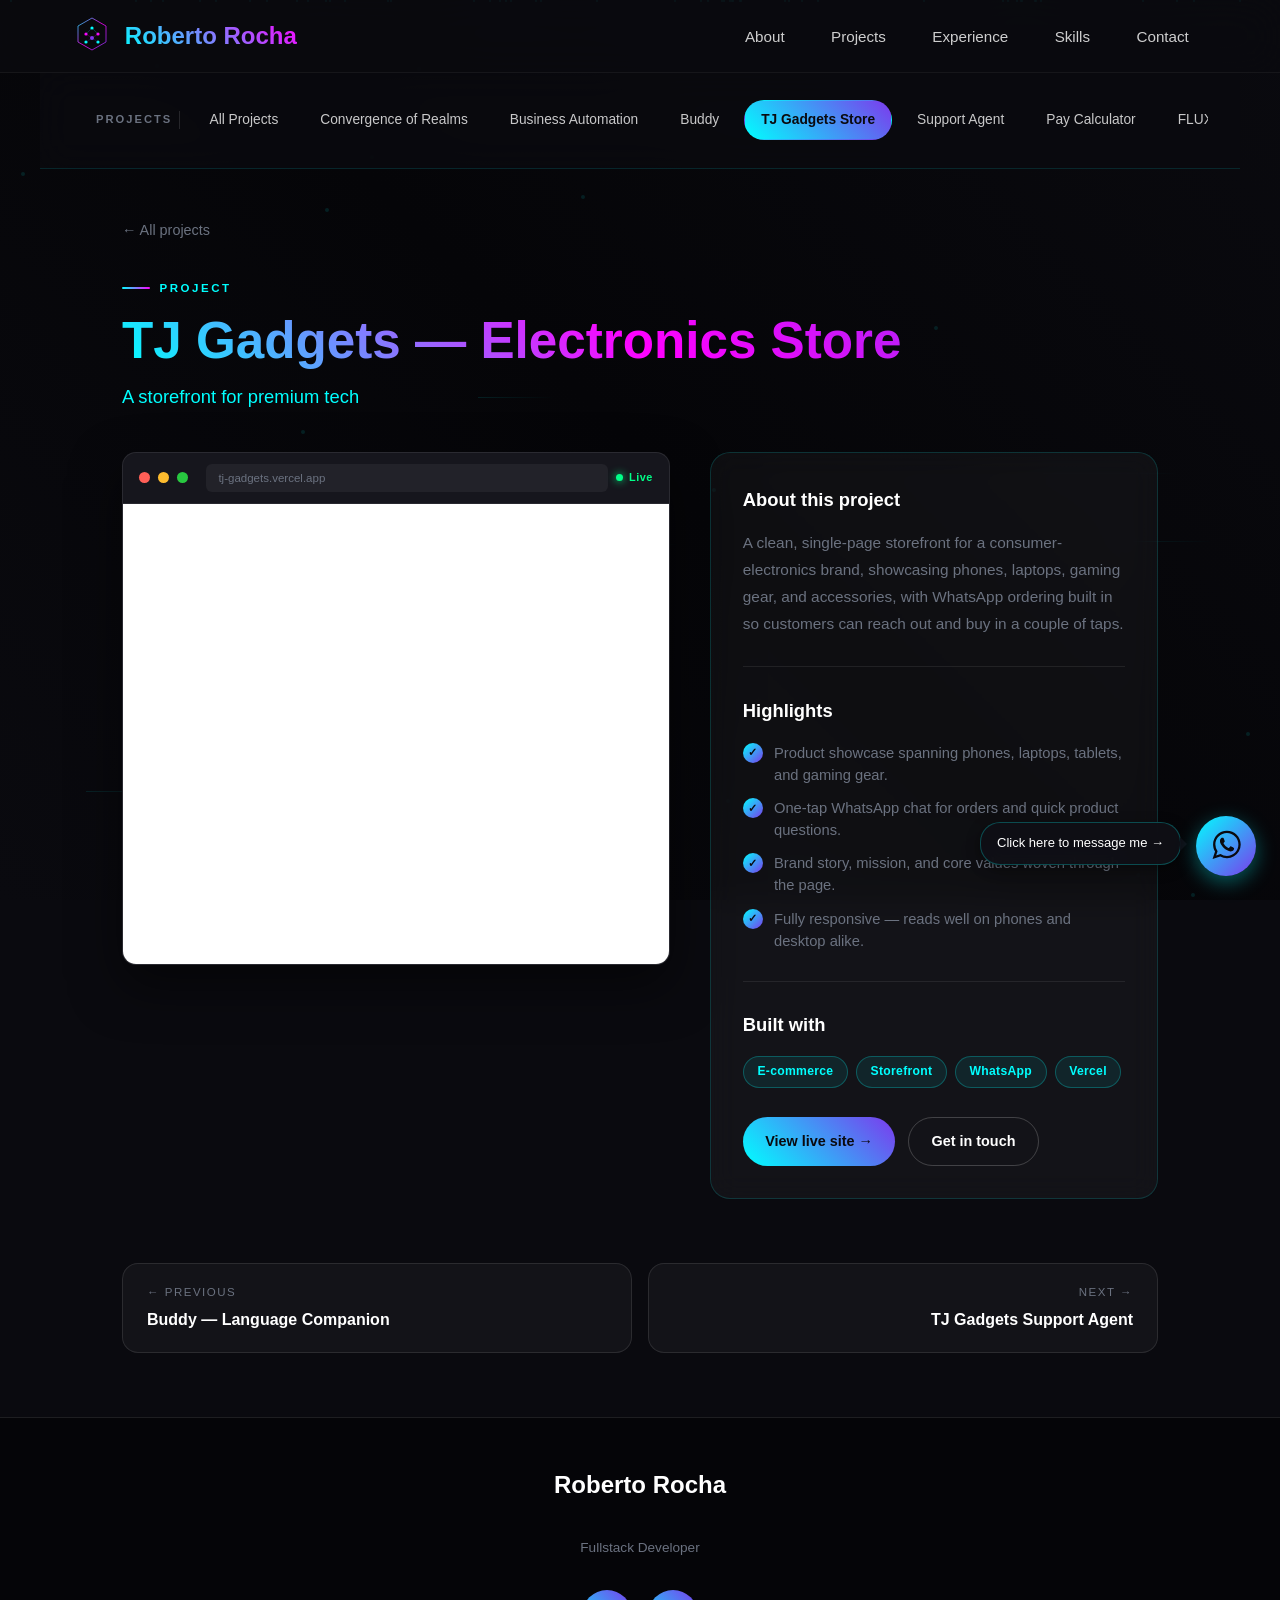
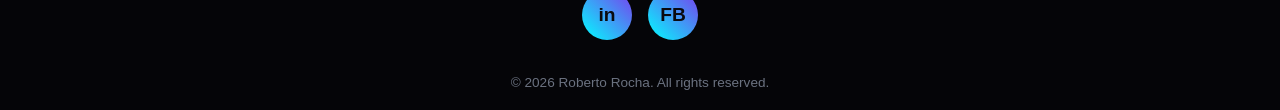
<file: project-tj-gadgets.html>
<!DOCTYPE html>
<html lang="en">
<head>
    <meta charset="UTF-8">
    <meta name="viewport" content="width=device-width, initial-scale=1.0">
    <title>TJ Gadgets — Electronics Store — Roberto Rocha</title>
    <link rel="stylesheet" href="styles.css">
</head>
<body class="subpage">
    <!-- Background Animation -->
    <div class="bg-animation">
        <div class="neural-network" id="neuralNetwork"></div>
        <div class="particles" id="particles"></div>
    </div>
    <!-- Header -->
    <header>
        <nav>
            <a href="index.html" class="logo">
                <svg class="logo-icon" viewBox="0 0 100 100" xmlns="http://www.w3.org/2000/svg">
                    <polygon points="50,5 85,25 85,65 50,85 15,65 15,25" fill="none" stroke="url(#gradientStroke)" stroke-width="2"/>
                    <circle cx="50" cy="30" r="4" fill="#00ffff"/><circle cx="35" cy="45" r="4" fill="#ff00ff"/><circle cx="65" cy="45" r="4" fill="#ff00ff"/><circle cx="35" cy="65" r="4" fill="#00ffff"/><circle cx="65" cy="65" r="4" fill="#00ffff"/><circle cx="50" cy="55" r="5" fill="#7c3aed"/>
                    <line x1="50" y1="30" x2="35" y2="45" stroke="#00ffff" stroke-width="1" opacity="0.5"/><line x1="50" y1="30" x2="65" y2="45" stroke="#00ffff" stroke-width="1" opacity="0.5"/><line x1="35" y1="45" x2="50" y2="55" stroke="#ff00ff" stroke-width="1" opacity="0.5"/><line x1="65" y1="45" x2="50" y2="55" stroke="#ff00ff" stroke-width="1" opacity="0.5"/><line x1="50" y1="55" x2="35" y2="65" stroke="#7c3aed" stroke-width="1" opacity="0.5"/><line x1="50" y1="55" x2="65" y2="65" stroke="#7c3aed" stroke-width="1" opacity="0.5"/>
                    <defs>
                        <linearGradient id="gradientStroke" x1="0%" y1="0%" x2="100%" y2="100%">
                            <stop offset="0%" style="stop-color:#00ffff;stop-opacity:1" />
                            <stop offset="50%" style="stop-color:#ff00ff;stop-opacity:1" />
                            <stop offset="100%" style="stop-color:#7c3aed;stop-opacity:1" />
                        </linearGradient>
                    </defs>
                </svg>
                <span class="logo-text">Roberto Rocha</span>
            </a>
            <ul class="nav-links">
                <li><a href="index.html#about">About</a></li>
                <li><a href="projects.html">Projects</a></li>
                <li><a href="index.html#experience">Experience</a></li>
                <li><a href="index.html#skills">Skills</a></li>
                <li><a href="index.html#contact">Contact</a></li>
            </ul>
            <div class="mobile-menu" onclick="toggleMenu()">
                <span></span><span></span><span></span>
            </div>
        </nav>
        <div class="mobile-nav" id="mobileNav">
            <a href="index.html#about" onclick="closeMenu()">About</a>
            <a href="projects.html" onclick="closeMenu()">Projects</a>
            <a href="index.html#experience" onclick="closeMenu()">Experience</a>
            <a href="index.html#skills" onclick="closeMenu()">Skills</a>
            <a href="index.html#contact" onclick="closeMenu()">Contact</a>
        </div>
    </header>
    <!-- Projects menu bar (links to every project page) -->
    <nav class="proj-menu" aria-label="Projects">
        <div class="proj-menu-inner">
            <span class="proj-menu-label">Projects</span>
            <a href="projects.html">All Projects</a>
            <a href="project-convergence.html">Convergence of Realms</a>
            <a href="project-automated-systems.html">Business Automation</a>
            <a href="project-buddy.html">Buddy</a>
            <a href="project-tj-gadgets.html" class="active">TJ Gadgets Store</a>
            <a href="project-tj-support.html">Support Agent</a>
            <a href="project-hourly-pay.html">Pay Calculator</a>
            <a href="project-flux.html">FLUX Engine</a>
        </div>
    </nav>

    <main class="proj-detail">
        <a class="proj-back" href="projects.html">&larr; All projects</a>
        <div class="proj-hero">
            <span class="pf-eyebrow">Project</span>
            <h1>TJ Gadgets — Electronics Store</h1>
            <p class="proj-tagline">A storefront for premium tech</p>
        </div>
        <div class="proj-body">
                <div class="pf-browser">
                    <div class="pf-browser-bar">
                        <span class="pf-dot r"></span><span class="pf-dot y"></span><span class="pf-dot g"></span>
                        <span class="pf-url">tj-gadgets.vercel.app</span>
                        <span class="pf-live">Live</span>
                    </div>
                    <iframe src="https://tj-gadgets.vercel.app" title="TJ Gadgets — Electronics Store — live preview" loading="lazy"></iframe>
                </div>
            <div class="proj-panel">
                <h2>About this project</h2>
                <p class="pf-desc">A clean, single-page storefront for a consumer-electronics brand, showcasing phones, laptops, gaming gear, and accessories, with WhatsApp ordering built in so customers can reach out and buy in a couple of taps.</p>
                <h2>Highlights</h2>
                <ul class="pf-features">
                        <li>Product showcase spanning phones, laptops, tablets, and gaming gear.</li>
                        <li>One-tap WhatsApp chat for orders and quick product questions.</li>
                        <li>Brand story, mission, and core values woven through the page.</li>
                        <li>Fully responsive — reads well on phones and desktop alike.</li>
                </ul>
                <h2>Built with</h2>
                <div class="pf-tags">
                        <span class="pf-tag">E-commerce</span>
                        <span class="pf-tag">Storefront</span>
                        <span class="pf-tag">WhatsApp</span>
                        <span class="pf-tag">Vercel</span>
                </div>
                    <div class="pf-actions">
                        <a class="pf-btn pf-btn-primary" href="https://tj-gadgets.vercel.app" target="_blank" rel="noopener noreferrer">View live site &rarr;</a>
                        <a class="pf-btn pf-btn-ghost" href="index.html#contact">Get in touch</a>
                    </div>
            </div>
        </div>
    </main>
    <nav class="proj-pager" aria-label="Project navigation">
        <a class="prev" href="project-buddy.html"><div class="pager-dir">&larr; Previous</div><div class="pager-name">Buddy — Language Companion</div></a>
        <a class="next" href="project-tj-support.html"><div class="pager-dir">Next &rarr;</div><div class="pager-name">TJ Gadgets Support Agent</div></a>
    </nav>
    <!-- Footer -->
    <footer>
        <div class="footer-content">
            <h2>Roberto Rocha</h2>
            <p>Fullstack Developer</p>
            <div class="social-links">
                <a href="https://www.linkedin.com/in/roberto-rocha-683061340" class="social-link" title="LinkedIn">in</a>
                <a href="https://www.facebook.com/roberto.rocha.697862" class="social-link" title="FaceBook">FB</a>
            </div>
            <p>&copy; 2026 Roberto Rocha. All rights reserved.</p>
        </div>
    </footer>
    <!-- Floating contact / WhatsApp widget -->
    <div class="wa-widget-container">
      <div class="wa-chat-popup" id="wa-chat-popup">
        <div class="wa-chat-header">
          <div class="wa-header-left">
            <div class="wa-profile-pic">
              <svg viewBox="0 0 100 100" width="40" height="40" xmlns="http://www.w3.org/2000/svg">
                <polygon points="50,5 85,25 85,65 50,85 15,65 15,25" fill="none" stroke="url(#waLogoGradient)" stroke-width="3"/>
                <circle cx="50" cy="30" r="4" fill="#00ffff"/><circle cx="35" cy="45" r="4" fill="#ff00ff"/><circle cx="65" cy="45" r="4" fill="#ff00ff"/><circle cx="35" cy="65" r="4" fill="#00ffff"/><circle cx="65" cy="65" r="4" fill="#00ffff"/><circle cx="50" cy="55" r="5" fill="#7c3aed"/>
                <defs><linearGradient id="waLogoGradient" x1="0%" y1="0%" x2="100%" y2="100%"><stop offset="0%" stop-color="#00ffff"/><stop offset="50%" stop-color="#ff00ff"/><stop offset="100%" stop-color="#7c3aed"/></linearGradient></defs>
              </svg>
            </div>
            <div class="wa-header-info">
              <strong>ROBERTO ROCHA</strong>
              <span>Typically replies in minutes</span>
            </div>
          </div>
          <button class="wa-close-btn" onclick="toggleWaChat()" aria-label="Close chat">&times;</button>
        </div>

        <div class="wa-chat-body">
          <div class="wa-message">
            ROBERTO ROCHA <br>👋 Hi! How can I help you today?
          </div>
          <div class="wa-chat-body" style="padding: 0; background: none; min-height: auto;">
            <div class="wa-message" style="background: none; border: none; box-shadow: none; padding: 0; max-width: 100%;">
              <a href="https://wa.me/19797020364?text=Hi%20Roberto%2C%20I%27d%20like%20to%20discuss%20a%20project." target="_blank" rel="noopener noreferrer" class="wa-suggestion-chip">
                I'd like to discuss a project
              </a>
            </div>
            <div class="wa-chat-body" style="padding: 0; background: none; min-height: auto;">
              <div class="wa-message" style="background: none; border: none; box-shadow: none; padding: 0; max-width: 100%;">
                <a href="https://wa.me/19797020364?text=Hi%20Roberto%2C%20I%20have%20a%20question." target="_blank" rel="noopener noreferrer" class="wa-suggestion-chip">
                  I have a question
                </a>
              </div>
            </div>
          </div>
        </div>

        <div class="wa-chat-footer">
          <a href="https://wa.me/19797020364?text=Hi%20Roberto%21%20I%27d%20like%20to%20get%20in%20touch." target="_blank" rel="noopener noreferrer" class="wa-start-chat-btn">
            <svg width="20" height="20" viewBox="3 5 24 24" xmlns="http://www.w3.org/2000/svg"><path d="M19.11 17.205c-.372 0-1.088 1.39-1.518 1.39a.63.63 0 0 1-.315-.1c-.802-.402-1.504-.817-2.163-1.447-.545-.516-1.146-1.29-1.46-1.963a.426.426 0 0 1-.073-.215c0-.33.99-.945.99-1.49 0-.143-.73-2.09-.832-2.335-.143-.372-.214-.487-.6-.487-.187 0-.36-.043-.53-.043-.302 0-.53.115-.746.315-.688.645-1.032 1.318-1.06 2.264v.114c-.015.99.472 1.977 1.017 2.78 1.23 1.82 2.506 3.41 4.554 4.34.616.287 2.035.888 2.722.888.817 0 2.15-.515 2.478-1.318.13-.33.244-.73.244-1.088 0-.058 0-.144-.03-.215-.1-.172-2.434-1.39-2.678-1.39zm-2.908 7.593c-1.747 0-3.48-.53-4.942-1.49L7.793 24.41l1.132-3.337a8.955 8.955 0 0 1-1.72-5.272c0-4.955 4.04-8.995 8.997-8.995S25.2 10.845 25.2 15.8c0 4.958-4.04 8.998-8.998 8.998zm0-19.798c-5.96 0-10.8 4.842-10.8 10.8 0 1.964.53 3.898 1.546 5.574L5 27.176l5.974-1.92a10.807 10.807 0 0 0 16.03-9.455c0-5.958-4.842-10.8-10.802-10.8z"/></svg>
            Chat Now
          </a>
        </div>
      </div>

      <div class="wa-intro-bubble">
        <p>Click here to message me &#8594;</p>
      </div>

      <button class="wa-floating-btn" onclick="toggleWaChat()" aria-label="Open chat">
        <svg width="32" height="32" viewBox="3 5 25 24" xmlns="http://www.w3.org/2000/svg"><path d="M19.11 17.205c-.372 0-1.088 1.39-1.518 1.39a.63.63 0 0 1-.315-.1c-.802-.402-1.504-.817-2.163-1.447-.545-.516-1.146-1.29-1.46-1.963a.426.426 0 0 1-.073-.215c0-.33.99-.945.99-1.49 0-.143-.73-2.09-.832-2.335-.143-.372-.214-.487-.6-.487-.187 0-.36-.043-.53-.043-.302 0-.53.115-.746.315-.688.645-1.032 1.318-1.06 2.264v.114c-.015.99.472 1.977 1.017 2.78 1.23 1.82 2.506 3.41 4.554 4.34.616.287 2.035.888 2.722.888.817 0 2.15-.515 2.478-1.318.13-.33.244-.73.244-1.088 0-.058 0-.144-.03-.215-.1-.172-2.434-1.39-2.678-1.39zm-2.908 7.593c-1.747 0-3.48-.53-4.942-1.49L7.793 24.41l1.132-3.337a8.955 8.955 0 0 1-1.72-5.272c0-4.955 4.04-8.995 8.997-8.995S25.2 10.845 25.2 15.8c0 4.958-4.04 8.998-8.998 8.998zm0-19.798c-5.96 0-10.8 4.842-10.8 10.8 0 1.964.53 3.898 1.546 5.574L5 27.176l5.974-1.92a10.807 10.807 0 0 0 16.03-9.455c0-5.958-4.842-10.8-10.802-10.8z"/></svg>
      </button>
    </div>
    <script src="script.js"></script>
</body>
</html>
</file>
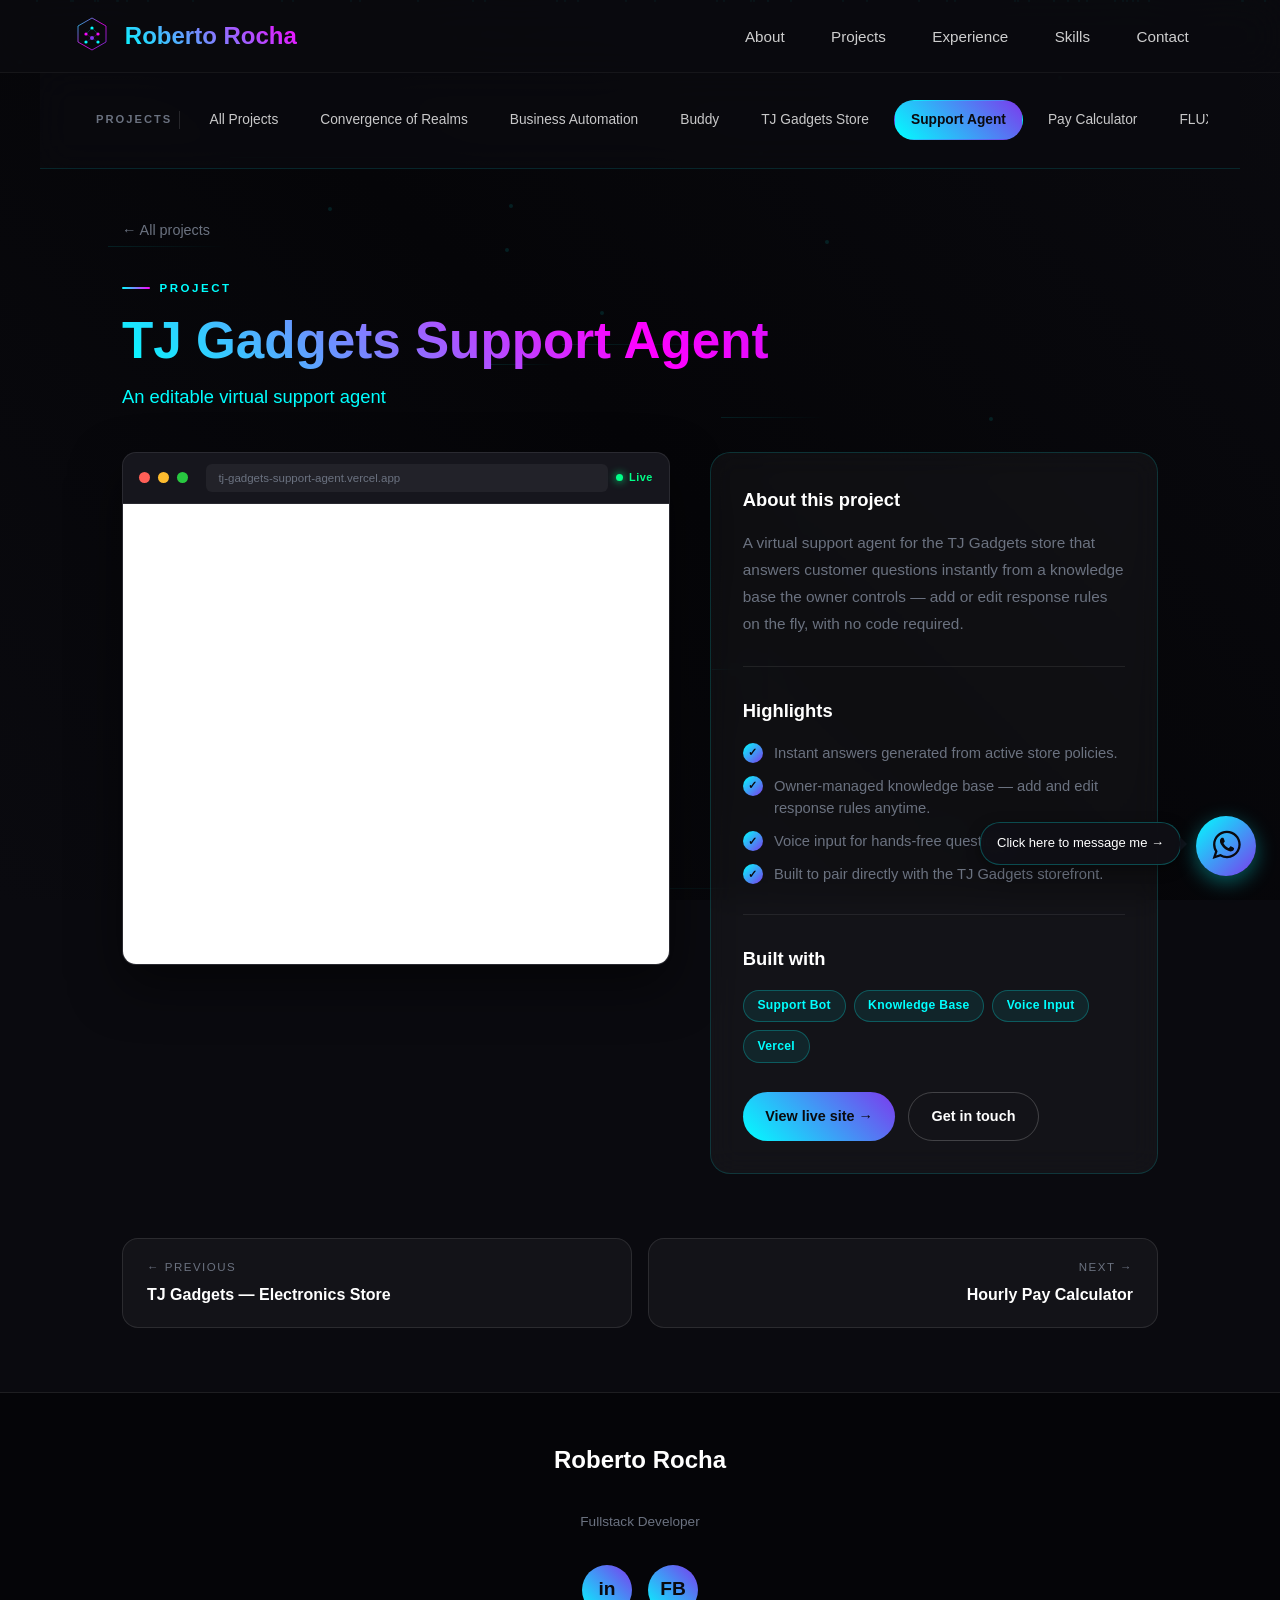
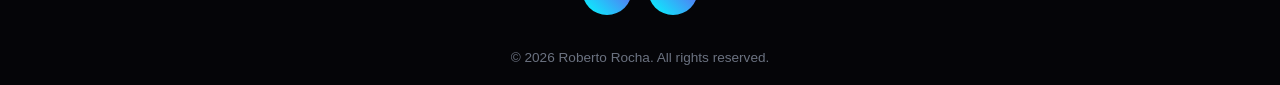
<file: project-tj-support.html>
<!DOCTYPE html>
<html lang="en">
<head>
    <meta charset="UTF-8">
    <meta name="viewport" content="width=device-width, initial-scale=1.0">
    <title>TJ Gadgets Support Agent — Roberto Rocha</title>
    <link rel="stylesheet" href="styles.css">
</head>
<body class="subpage">
    <!-- Background Animation -->
    <div class="bg-animation">
        <div class="neural-network" id="neuralNetwork"></div>
        <div class="particles" id="particles"></div>
    </div>
    <!-- Header -->
    <header>
        <nav>
            <a href="index.html" class="logo">
                <svg class="logo-icon" viewBox="0 0 100 100" xmlns="http://www.w3.org/2000/svg">
                    <polygon points="50,5 85,25 85,65 50,85 15,65 15,25" fill="none" stroke="url(#gradientStroke)" stroke-width="2"/>
                    <circle cx="50" cy="30" r="4" fill="#00ffff"/><circle cx="35" cy="45" r="4" fill="#ff00ff"/><circle cx="65" cy="45" r="4" fill="#ff00ff"/><circle cx="35" cy="65" r="4" fill="#00ffff"/><circle cx="65" cy="65" r="4" fill="#00ffff"/><circle cx="50" cy="55" r="5" fill="#7c3aed"/>
                    <line x1="50" y1="30" x2="35" y2="45" stroke="#00ffff" stroke-width="1" opacity="0.5"/><line x1="50" y1="30" x2="65" y2="45" stroke="#00ffff" stroke-width="1" opacity="0.5"/><line x1="35" y1="45" x2="50" y2="55" stroke="#ff00ff" stroke-width="1" opacity="0.5"/><line x1="65" y1="45" x2="50" y2="55" stroke="#ff00ff" stroke-width="1" opacity="0.5"/><line x1="50" y1="55" x2="35" y2="65" stroke="#7c3aed" stroke-width="1" opacity="0.5"/><line x1="50" y1="55" x2="65" y2="65" stroke="#7c3aed" stroke-width="1" opacity="0.5"/>
                    <defs>
                        <linearGradient id="gradientStroke" x1="0%" y1="0%" x2="100%" y2="100%">
                            <stop offset="0%" style="stop-color:#00ffff;stop-opacity:1" />
                            <stop offset="50%" style="stop-color:#ff00ff;stop-opacity:1" />
                            <stop offset="100%" style="stop-color:#7c3aed;stop-opacity:1" />
                        </linearGradient>
                    </defs>
                </svg>
                <span class="logo-text">Roberto Rocha</span>
            </a>
            <ul class="nav-links">
                <li><a href="index.html#about">About</a></li>
                <li><a href="projects.html">Projects</a></li>
                <li><a href="index.html#experience">Experience</a></li>
                <li><a href="index.html#skills">Skills</a></li>
                <li><a href="index.html#contact">Contact</a></li>
            </ul>
            <div class="mobile-menu" onclick="toggleMenu()">
                <span></span><span></span><span></span>
            </div>
        </nav>
        <div class="mobile-nav" id="mobileNav">
            <a href="index.html#about" onclick="closeMenu()">About</a>
            <a href="projects.html" onclick="closeMenu()">Projects</a>
            <a href="index.html#experience" onclick="closeMenu()">Experience</a>
            <a href="index.html#skills" onclick="closeMenu()">Skills</a>
            <a href="index.html#contact" onclick="closeMenu()">Contact</a>
        </div>
    </header>
    <!-- Projects menu bar (links to every project page) -->
    <nav class="proj-menu" aria-label="Projects">
        <div class="proj-menu-inner">
            <span class="proj-menu-label">Projects</span>
            <a href="projects.html">All Projects</a>
            <a href="project-convergence.html">Convergence of Realms</a>
            <a href="project-automated-systems.html">Business Automation</a>
            <a href="project-buddy.html">Buddy</a>
            <a href="project-tj-gadgets.html">TJ Gadgets Store</a>
            <a href="project-tj-support.html" class="active">Support Agent</a>
            <a href="project-hourly-pay.html">Pay Calculator</a>
            <a href="project-flux.html">FLUX Engine</a>
        </div>
    </nav>

    <main class="proj-detail">
        <a class="proj-back" href="projects.html">&larr; All projects</a>
        <div class="proj-hero">
            <span class="pf-eyebrow">Project</span>
            <h1>TJ Gadgets Support Agent</h1>
            <p class="proj-tagline">An editable virtual support agent</p>
        </div>
        <div class="proj-body">
                <div class="pf-browser">
                    <div class="pf-browser-bar">
                        <span class="pf-dot r"></span><span class="pf-dot y"></span><span class="pf-dot g"></span>
                        <span class="pf-url">tj-gadgets-support-agent.vercel.app</span>
                        <span class="pf-live">Live</span>
                    </div>
                    <iframe src="https://tj-gadgets-support-agent.vercel.app" title="TJ Gadgets Support Agent — live preview" loading="lazy"></iframe>
                </div>
            <div class="proj-panel">
                <h2>About this project</h2>
                <p class="pf-desc">A virtual support agent for the TJ Gadgets store that answers customer questions instantly from a knowledge base the owner controls — add or edit response rules on the fly, with no code required.</p>
                <h2>Highlights</h2>
                <ul class="pf-features">
                        <li>Instant answers generated from active store policies.</li>
                        <li>Owner-managed knowledge base — add and edit response rules anytime.</li>
                        <li>Voice input for hands-free questions.</li>
                        <li>Built to pair directly with the TJ Gadgets storefront.</li>
                </ul>
                <h2>Built with</h2>
                <div class="pf-tags">
                        <span class="pf-tag">Support Bot</span>
                        <span class="pf-tag">Knowledge Base</span>
                        <span class="pf-tag">Voice Input</span>
                        <span class="pf-tag">Vercel</span>
                </div>
                    <div class="pf-actions">
                        <a class="pf-btn pf-btn-primary" href="https://tj-gadgets-support-agent.vercel.app" target="_blank" rel="noopener noreferrer">View live site &rarr;</a>
                        <a class="pf-btn pf-btn-ghost" href="index.html#contact">Get in touch</a>
                    </div>
            </div>
        </div>
    </main>
    <nav class="proj-pager" aria-label="Project navigation">
        <a class="prev" href="project-tj-gadgets.html"><div class="pager-dir">&larr; Previous</div><div class="pager-name">TJ Gadgets — Electronics Store</div></a>
        <a class="next" href="project-hourly-pay.html"><div class="pager-dir">Next &rarr;</div><div class="pager-name">Hourly Pay Calculator</div></a>
    </nav>
    <!-- Footer -->
    <footer>
        <div class="footer-content">
            <h2>Roberto Rocha</h2>
            <p>Fullstack Developer</p>
            <div class="social-links">
                <a href="https://www.linkedin.com/in/roberto-rocha-683061340" class="social-link" title="LinkedIn">in</a>
                <a href="https://www.facebook.com/roberto.rocha.697862" class="social-link" title="FaceBook">FB</a>
            </div>
            <p>&copy; 2026 Roberto Rocha. All rights reserved.</p>
        </div>
    </footer>
    <!-- Floating contact / WhatsApp widget -->
    <div class="wa-widget-container">
      <div class="wa-chat-popup" id="wa-chat-popup">
        <div class="wa-chat-header">
          <div class="wa-header-left">
            <div class="wa-profile-pic">
              <svg viewBox="0 0 100 100" width="40" height="40" xmlns="http://www.w3.org/2000/svg">
                <polygon points="50,5 85,25 85,65 50,85 15,65 15,25" fill="none" stroke="url(#waLogoGradient)" stroke-width="3"/>
                <circle cx="50" cy="30" r="4" fill="#00ffff"/><circle cx="35" cy="45" r="4" fill="#ff00ff"/><circle cx="65" cy="45" r="4" fill="#ff00ff"/><circle cx="35" cy="65" r="4" fill="#00ffff"/><circle cx="65" cy="65" r="4" fill="#00ffff"/><circle cx="50" cy="55" r="5" fill="#7c3aed"/>
                <defs><linearGradient id="waLogoGradient" x1="0%" y1="0%" x2="100%" y2="100%"><stop offset="0%" stop-color="#00ffff"/><stop offset="50%" stop-color="#ff00ff"/><stop offset="100%" stop-color="#7c3aed"/></linearGradient></defs>
              </svg>
            </div>
            <div class="wa-header-info">
              <strong>ROBERTO ROCHA</strong>
              <span>Typically replies in minutes</span>
            </div>
          </div>
          <button class="wa-close-btn" onclick="toggleWaChat()" aria-label="Close chat">&times;</button>
        </div>

        <div class="wa-chat-body">
          <div class="wa-message">
            ROBERTO ROCHA <br>👋 Hi! How can I help you today?
          </div>
          <div class="wa-chat-body" style="padding: 0; background: none; min-height: auto;">
            <div class="wa-message" style="background: none; border: none; box-shadow: none; padding: 0; max-width: 100%;">
              <a href="https://wa.me/19797020364?text=Hi%20Roberto%2C%20I%27d%20like%20to%20discuss%20a%20project." target="_blank" rel="noopener noreferrer" class="wa-suggestion-chip">
                I'd like to discuss a project
              </a>
            </div>
            <div class="wa-chat-body" style="padding: 0; background: none; min-height: auto;">
              <div class="wa-message" style="background: none; border: none; box-shadow: none; padding: 0; max-width: 100%;">
                <a href="https://wa.me/19797020364?text=Hi%20Roberto%2C%20I%20have%20a%20question." target="_blank" rel="noopener noreferrer" class="wa-suggestion-chip">
                  I have a question
                </a>
              </div>
            </div>
          </div>
        </div>

        <div class="wa-chat-footer">
          <a href="https://wa.me/19797020364?text=Hi%20Roberto%21%20I%27d%20like%20to%20get%20in%20touch." target="_blank" rel="noopener noreferrer" class="wa-start-chat-btn">
            <svg width="20" height="20" viewBox="3 5 24 24" xmlns="http://www.w3.org/2000/svg"><path d="M19.11 17.205c-.372 0-1.088 1.39-1.518 1.39a.63.63 0 0 1-.315-.1c-.802-.402-1.504-.817-2.163-1.447-.545-.516-1.146-1.29-1.46-1.963a.426.426 0 0 1-.073-.215c0-.33.99-.945.99-1.49 0-.143-.73-2.09-.832-2.335-.143-.372-.214-.487-.6-.487-.187 0-.36-.043-.53-.043-.302 0-.53.115-.746.315-.688.645-1.032 1.318-1.06 2.264v.114c-.015.99.472 1.977 1.017 2.78 1.23 1.82 2.506 3.41 4.554 4.34.616.287 2.035.888 2.722.888.817 0 2.15-.515 2.478-1.318.13-.33.244-.73.244-1.088 0-.058 0-.144-.03-.215-.1-.172-2.434-1.39-2.678-1.39zm-2.908 7.593c-1.747 0-3.48-.53-4.942-1.49L7.793 24.41l1.132-3.337a8.955 8.955 0 0 1-1.72-5.272c0-4.955 4.04-8.995 8.997-8.995S25.2 10.845 25.2 15.8c0 4.958-4.04 8.998-8.998 8.998zm0-19.798c-5.96 0-10.8 4.842-10.8 10.8 0 1.964.53 3.898 1.546 5.574L5 27.176l5.974-1.92a10.807 10.807 0 0 0 16.03-9.455c0-5.958-4.842-10.8-10.802-10.8z"/></svg>
            Chat Now
          </a>
        </div>
      </div>

      <div class="wa-intro-bubble">
        <p>Click here to message me &#8594;</p>
      </div>

      <button class="wa-floating-btn" onclick="toggleWaChat()" aria-label="Open chat">
        <svg width="32" height="32" viewBox="3 5 25 24" xmlns="http://www.w3.org/2000/svg"><path d="M19.11 17.205c-.372 0-1.088 1.39-1.518 1.39a.63.63 0 0 1-.315-.1c-.802-.402-1.504-.817-2.163-1.447-.545-.516-1.146-1.29-1.46-1.963a.426.426 0 0 1-.073-.215c0-.33.99-.945.99-1.49 0-.143-.73-2.09-.832-2.335-.143-.372-.214-.487-.6-.487-.187 0-.36-.043-.53-.043-.302 0-.53.115-.746.315-.688.645-1.032 1.318-1.06 2.264v.114c-.015.99.472 1.977 1.017 2.78 1.23 1.82 2.506 3.41 4.554 4.34.616.287 2.035.888 2.722.888.817 0 2.15-.515 2.478-1.318.13-.33.244-.73.244-1.088 0-.058 0-.144-.03-.215-.1-.172-2.434-1.39-2.678-1.39zm-2.908 7.593c-1.747 0-3.48-.53-4.942-1.49L7.793 24.41l1.132-3.337a8.955 8.955 0 0 1-1.72-5.272c0-4.955 4.04-8.995 8.997-8.995S25.2 10.845 25.2 15.8c0 4.958-4.04 8.998-8.998 8.998zm0-19.798c-5.96 0-10.8 4.842-10.8 10.8 0 1.964.53 3.898 1.546 5.574L5 27.176l5.974-1.92a10.807 10.807 0 0 0 16.03-9.455c0-5.958-4.842-10.8-10.802-10.8z"/></svg>
      </button>
    </div>
    <script src="script.js"></script>
</body>
</html>
</file>
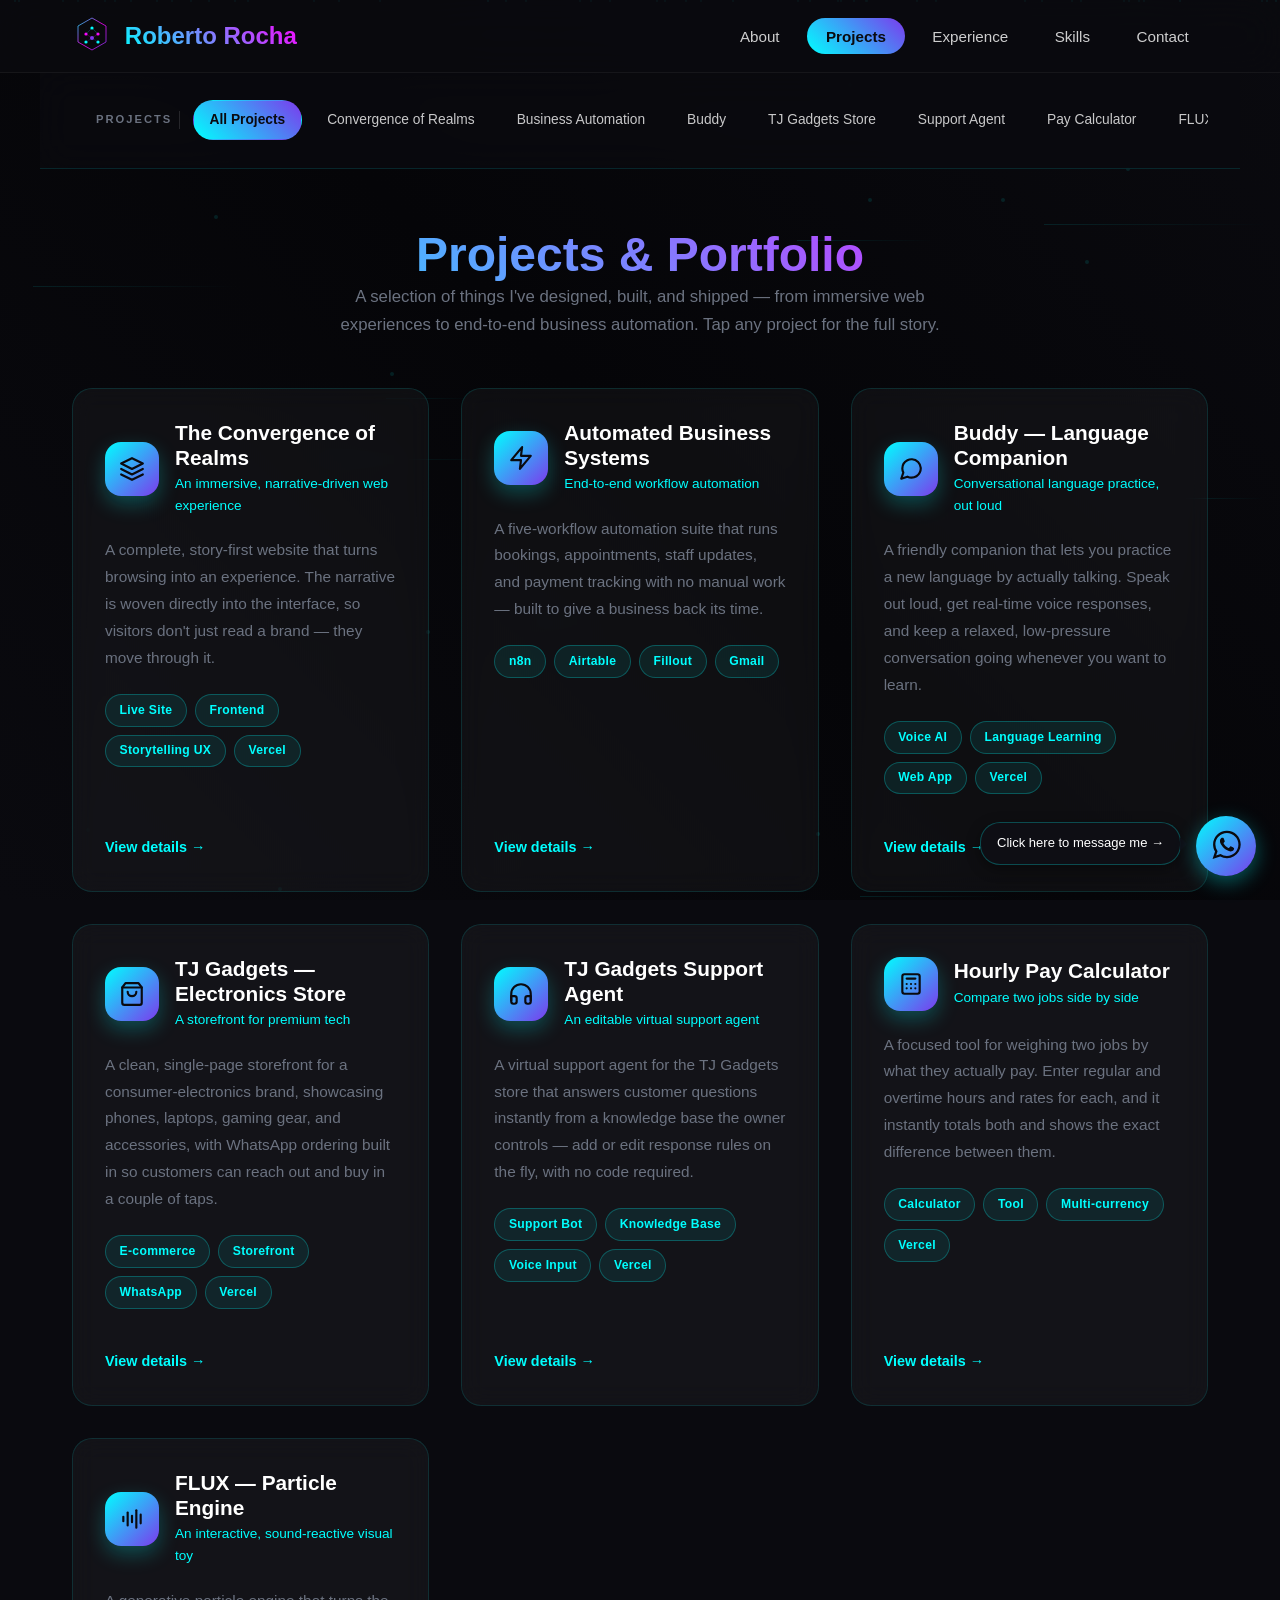
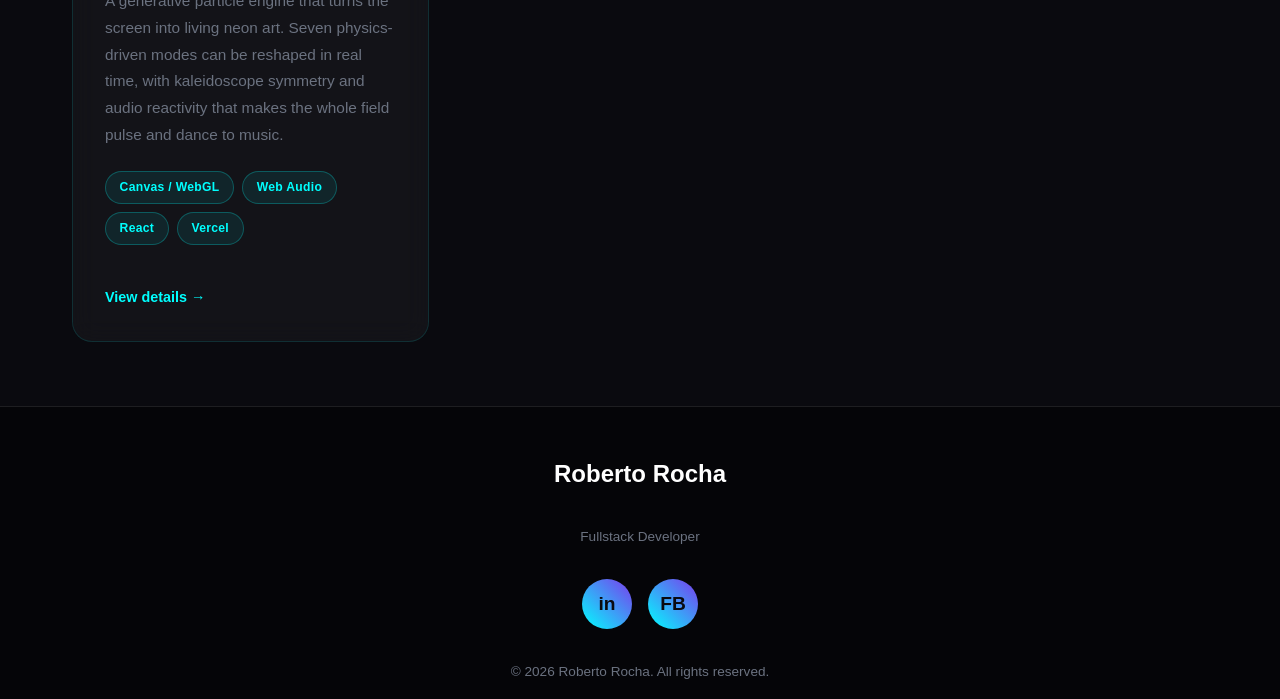
<file: projects.html>
<!DOCTYPE html>
<html lang="en">
<head>
    <meta charset="UTF-8">
    <meta name="viewport" content="width=device-width, initial-scale=1.0">
    <title>Projects — Roberto Rocha</title>
    <link rel="stylesheet" href="styles.css">
</head>
<body class="subpage">
    <!-- Background Animation -->
    <div class="bg-animation">
        <div class="neural-network" id="neuralNetwork"></div>
        <div class="particles" id="particles"></div>
    </div>
    <!-- Header -->
    <header>
        <nav>
            <a href="index.html" class="logo">
                <svg class="logo-icon" viewBox="0 0 100 100" xmlns="http://www.w3.org/2000/svg">
                    <polygon points="50,5 85,25 85,65 50,85 15,65 15,25" fill="none" stroke="url(#gradientStroke)" stroke-width="2"/>
                    <circle cx="50" cy="30" r="4" fill="#00ffff"/><circle cx="35" cy="45" r="4" fill="#ff00ff"/><circle cx="65" cy="45" r="4" fill="#ff00ff"/><circle cx="35" cy="65" r="4" fill="#00ffff"/><circle cx="65" cy="65" r="4" fill="#00ffff"/><circle cx="50" cy="55" r="5" fill="#7c3aed"/>
                    <line x1="50" y1="30" x2="35" y2="45" stroke="#00ffff" stroke-width="1" opacity="0.5"/><line x1="50" y1="30" x2="65" y2="45" stroke="#00ffff" stroke-width="1" opacity="0.5"/><line x1="35" y1="45" x2="50" y2="55" stroke="#ff00ff" stroke-width="1" opacity="0.5"/><line x1="65" y1="45" x2="50" y2="55" stroke="#ff00ff" stroke-width="1" opacity="0.5"/><line x1="50" y1="55" x2="35" y2="65" stroke="#7c3aed" stroke-width="1" opacity="0.5"/><line x1="50" y1="55" x2="65" y2="65" stroke="#7c3aed" stroke-width="1" opacity="0.5"/>
                    <defs>
                        <linearGradient id="gradientStroke" x1="0%" y1="0%" x2="100%" y2="100%">
                            <stop offset="0%" style="stop-color:#00ffff;stop-opacity:1" />
                            <stop offset="50%" style="stop-color:#ff00ff;stop-opacity:1" />
                            <stop offset="100%" style="stop-color:#7c3aed;stop-opacity:1" />
                        </linearGradient>
                    </defs>
                </svg>
                <span class="logo-text">Roberto Rocha</span>
            </a>
            <ul class="nav-links">
                <li><a href="index.html#about">About</a></li>
                <li><a href="projects.html" class="active">Projects</a></li>
                <li><a href="index.html#experience">Experience</a></li>
                <li><a href="index.html#skills">Skills</a></li>
                <li><a href="index.html#contact">Contact</a></li>
            </ul>
            <div class="mobile-menu" onclick="toggleMenu()">
                <span></span><span></span><span></span>
            </div>
        </nav>
        <div class="mobile-nav" id="mobileNav">
            <a href="index.html#about" onclick="closeMenu()">About</a>
            <a href="projects.html" onclick="closeMenu()">Projects</a>
            <a href="index.html#experience" onclick="closeMenu()">Experience</a>
            <a href="index.html#skills" onclick="closeMenu()">Skills</a>
            <a href="index.html#contact" onclick="closeMenu()">Contact</a>
        </div>
    </header>
    <!-- Projects menu bar (links to every project page) -->
    <nav class="proj-menu" aria-label="Projects">
        <div class="proj-menu-inner">
            <span class="proj-menu-label">Projects</span>
            <a href="projects.html" class="active">All Projects</a>
            <a href="project-convergence.html">Convergence of Realms</a>
            <a href="project-automated-systems.html">Business Automation</a>
            <a href="project-buddy.html">Buddy</a>
            <a href="project-tj-gadgets.html">TJ Gadgets Store</a>
            <a href="project-tj-support.html">Support Agent</a>
            <a href="project-hourly-pay.html">Pay Calculator</a>
            <a href="project-flux.html">FLUX Engine</a>
        </div>
    </nav>

    <main class="proj-landing">
        <h1>Projects &amp; Portfolio</h1>
        <p class="pf-section-sub">A selection of things I've designed, built, and shipped — from immersive web experiences to end-to-end business automation. Tap any project for the full story.</p>
        <div class="pf-grid">
                <a class="pf-card" href="project-convergence.html">
                    <div class="pf-card-head">
                        <div class="pf-icon">
                            <svg viewBox="0 0 24 24" width="26" height="26" fill="none" stroke="currentColor" stroke-width="2" stroke-linecap="round" stroke-linejoin="round"><polygon points="12 2 2 7 12 12 22 7 12 2"></polygon><polyline points="2 17 12 22 22 17"></polyline><polyline points="2 12 12 17 22 12"></polyline></svg>
                        </div>
                        <div>
                            <h3 class="pf-title">The Convergence of Realms</h3>
                            <p class="pf-tagline">An immersive, narrative-driven web experience</p>
                        </div>
                    </div>
                    <p class="pf-desc">A complete, story-first website that turns browsing into an experience. The narrative is woven directly into the interface, so visitors don't just read a brand — they move through it.</p>
                    <div class="pf-tags">
                        <span class="pf-tag">Live Site</span>
                        <span class="pf-tag">Frontend</span>
                        <span class="pf-tag">Storytelling UX</span>
                        <span class="pf-tag">Vercel</span>
                    </div>
                    <span class="pf-card-cta">View details &rarr;</span>
                </a>
                <a class="pf-card" href="project-automated-systems.html">
                    <div class="pf-card-head">
                        <div class="pf-icon">
                            <svg viewBox="0 0 24 24" width="26" height="26" fill="none" stroke="currentColor" stroke-width="2" stroke-linecap="round" stroke-linejoin="round"><polygon points="13 2 3 14 12 14 11 22 21 10 12 10 13 2"></polygon></svg>
                        </div>
                        <div>
                            <h3 class="pf-title">Automated Business Systems</h3>
                            <p class="pf-tagline">End-to-end workflow automation</p>
                        </div>
                    </div>
                    <p class="pf-desc">A five-workflow automation suite that runs bookings, appointments, staff updates, and payment tracking with no manual work — built to give a business back its time.</p>
                    <div class="pf-tags">
                        <span class="pf-tag">n8n</span>
                        <span class="pf-tag">Airtable</span>
                        <span class="pf-tag">Fillout</span>
                        <span class="pf-tag">Gmail</span>
                    </div>
                    <span class="pf-card-cta">View details &rarr;</span>
                </a>
                <a class="pf-card" href="project-buddy.html">
                    <div class="pf-card-head">
                        <div class="pf-icon">
                            <svg viewBox="0 0 24 24" width="26" height="26" fill="none" stroke="currentColor" stroke-width="2" stroke-linecap="round" stroke-linejoin="round"><path d="M21 11.5a8.38 8.38 0 0 1-.9 3.8 8.5 8.5 0 0 1-7.6 4.7 8.38 8.38 0 0 1-3.8-.9L3 21l1.9-5.7a8.38 8.38 0 0 1-.9-3.8 8.5 8.5 0 0 1 4.7-7.6 8.38 8.38 0 0 1 3.8-.9h.5a8.48 8.48 0 0 1 8 8v.5z"></path></svg>
                        </div>
                        <div>
                            <h3 class="pf-title">Buddy — Language Companion</h3>
                            <p class="pf-tagline">Conversational language practice, out loud</p>
                        </div>
                    </div>
                    <p class="pf-desc">A friendly companion that lets you practice a new language by actually talking. Speak out loud, get real-time voice responses, and keep a relaxed, low-pressure conversation going whenever you want to learn.</p>
                    <div class="pf-tags">
                        <span class="pf-tag">Voice AI</span>
                        <span class="pf-tag">Language Learning</span>
                        <span class="pf-tag">Web App</span>
                        <span class="pf-tag">Vercel</span>
                    </div>
                    <span class="pf-card-cta">View details &rarr;</span>
                </a>
                <a class="pf-card" href="project-tj-gadgets.html">
                    <div class="pf-card-head">
                        <div class="pf-icon">
                            <svg viewBox="0 0 24 24" width="26" height="26" fill="none" stroke="currentColor" stroke-width="2" stroke-linecap="round" stroke-linejoin="round"><path d="M6 2 3 6v14a2 2 0 0 0 2 2h14a2 2 0 0 0 2-2V6l-3-4z"></path><path d="M3 6h18"></path><path d="M16 10a4 4 0 0 1-8 0"></path></svg>
                        </div>
                        <div>
                            <h3 class="pf-title">TJ Gadgets — Electronics Store</h3>
                            <p class="pf-tagline">A storefront for premium tech</p>
                        </div>
                    </div>
                    <p class="pf-desc">A clean, single-page storefront for a consumer-electronics brand, showcasing phones, laptops, gaming gear, and accessories, with WhatsApp ordering built in so customers can reach out and buy in a couple of taps.</p>
                    <div class="pf-tags">
                        <span class="pf-tag">E-commerce</span>
                        <span class="pf-tag">Storefront</span>
                        <span class="pf-tag">WhatsApp</span>
                        <span class="pf-tag">Vercel</span>
                    </div>
                    <span class="pf-card-cta">View details &rarr;</span>
                </a>
                <a class="pf-card" href="project-tj-support.html">
                    <div class="pf-card-head">
                        <div class="pf-icon">
                            <svg viewBox="0 0 24 24" width="26" height="26" fill="none" stroke="currentColor" stroke-width="2" stroke-linecap="round" stroke-linejoin="round"><path d="M3 18v-6a9 9 0 0 1 18 0v6"></path><path d="M21 19a2 2 0 0 1-2 2h-1a2 2 0 0 1-2-2v-3a2 2 0 0 1 2-2h3z"></path><path d="M3 19a2 2 0 0 0 2 2h1a2 2 0 0 0 2-2v-3a2 2 0 0 0-2-2H3z"></path></svg>
                        </div>
                        <div>
                            <h3 class="pf-title">TJ Gadgets Support Agent</h3>
                            <p class="pf-tagline">An editable virtual support agent</p>
                        </div>
                    </div>
                    <p class="pf-desc">A virtual support agent for the TJ Gadgets store that answers customer questions instantly from a knowledge base the owner controls — add or edit response rules on the fly, with no code required.</p>
                    <div class="pf-tags">
                        <span class="pf-tag">Support Bot</span>
                        <span class="pf-tag">Knowledge Base</span>
                        <span class="pf-tag">Voice Input</span>
                        <span class="pf-tag">Vercel</span>
                    </div>
                    <span class="pf-card-cta">View details &rarr;</span>
                </a>
                <a class="pf-card" href="project-hourly-pay.html">
                    <div class="pf-card-head">
                        <div class="pf-icon">
                            <svg viewBox="0 0 24 24" width="26" height="26" fill="none" stroke="currentColor" stroke-width="2" stroke-linecap="round" stroke-linejoin="round"><rect x="4" y="3" width="16" height="18" rx="2"></rect><line x1="8" y1="7" x2="16" y2="7"></line><line x1="8" y1="12" x2="8" y2="12"></line><line x1="12" y1="12" x2="12" y2="12"></line><line x1="16" y1="12" x2="16" y2="12"></line><line x1="8" y1="16" x2="8" y2="16"></line><line x1="12" y1="16" x2="12" y2="16"></line><line x1="16" y1="16" x2="16" y2="16"></line></svg>
                        </div>
                        <div>
                            <h3 class="pf-title">Hourly Pay Calculator</h3>
                            <p class="pf-tagline">Compare two jobs side by side</p>
                        </div>
                    </div>
                    <p class="pf-desc">A focused tool for weighing two jobs by what they actually pay. Enter regular and overtime hours and rates for each, and it instantly totals both and shows the exact difference between them.</p>
                    <div class="pf-tags">
                        <span class="pf-tag">Calculator</span>
                        <span class="pf-tag">Tool</span>
                        <span class="pf-tag">Multi-currency</span>
                        <span class="pf-tag">Vercel</span>
                    </div>
                    <span class="pf-card-cta">View details &rarr;</span>
                </a>
                <a class="pf-card" href="project-flux.html">
                    <div class="pf-card-head">
                        <div class="pf-icon">
                            <svg viewBox="0 0 24 24" width="26" height="26" fill="none" stroke="currentColor" stroke-width="2" stroke-linecap="round" stroke-linejoin="round"><line x1="4" y1="10" x2="4" y2="14"></line><line x1="8" y1="6" x2="8" y2="18"></line><line x1="12" y1="9" x2="12" y2="15"></line><line x1="16" y1="4" x2="16" y2="20"></line><line x1="20" y1="8" x2="20" y2="16"></line></svg>
                        </div>
                        <div>
                            <h3 class="pf-title">FLUX — Particle Engine</h3>
                            <p class="pf-tagline">An interactive, sound-reactive visual toy</p>
                        </div>
                    </div>
                    <p class="pf-desc">A generative particle engine that turns the screen into living neon art. Seven physics-driven modes can be reshaped in real time, with kaleidoscope symmetry and audio reactivity that makes the whole field pulse and dance to music.</p>
                    <div class="pf-tags">
                        <span class="pf-tag">Canvas / WebGL</span>
                        <span class="pf-tag">Web Audio</span>
                        <span class="pf-tag">React</span>
                        <span class="pf-tag">Vercel</span>
                    </div>
                    <span class="pf-card-cta">View details &rarr;</span>
                </a>
        </div>
    </main>
    <!-- Footer -->
    <footer>
        <div class="footer-content">
            <h2>Roberto Rocha</h2>
            <p>Fullstack Developer</p>
            <div class="social-links">
                <a href="https://www.linkedin.com/in/roberto-rocha-683061340" class="social-link" title="LinkedIn">in</a>
                <a href="https://www.facebook.com/roberto.rocha.697862" class="social-link" title="FaceBook">FB</a>
            </div>
            <p>&copy; 2026 Roberto Rocha. All rights reserved.</p>
        </div>
    </footer>
    <!-- Floating contact / WhatsApp widget -->
    <div class="wa-widget-container">
      <div class="wa-chat-popup" id="wa-chat-popup">
        <div class="wa-chat-header">
          <div class="wa-header-left">
            <div class="wa-profile-pic">
              <svg viewBox="0 0 100 100" width="40" height="40" xmlns="http://www.w3.org/2000/svg">
                <polygon points="50,5 85,25 85,65 50,85 15,65 15,25" fill="none" stroke="url(#waLogoGradient)" stroke-width="3"/>
                <circle cx="50" cy="30" r="4" fill="#00ffff"/><circle cx="35" cy="45" r="4" fill="#ff00ff"/><circle cx="65" cy="45" r="4" fill="#ff00ff"/><circle cx="35" cy="65" r="4" fill="#00ffff"/><circle cx="65" cy="65" r="4" fill="#00ffff"/><circle cx="50" cy="55" r="5" fill="#7c3aed"/>
                <defs><linearGradient id="waLogoGradient" x1="0%" y1="0%" x2="100%" y2="100%"><stop offset="0%" stop-color="#00ffff"/><stop offset="50%" stop-color="#ff00ff"/><stop offset="100%" stop-color="#7c3aed"/></linearGradient></defs>
              </svg>
            </div>
            <div class="wa-header-info">
              <strong>ROBERTO ROCHA</strong>
              <span>Typically replies in minutes</span>
            </div>
          </div>
          <button class="wa-close-btn" onclick="toggleWaChat()" aria-label="Close chat">&times;</button>
        </div>

        <div class="wa-chat-body">
          <div class="wa-message">
            ROBERTO ROCHA <br>👋 Hi! How can I help you today?
          </div>
          <div class="wa-chat-body" style="padding: 0; background: none; min-height: auto;">
            <div class="wa-message" style="background: none; border: none; box-shadow: none; padding: 0; max-width: 100%;">
              <a href="https://wa.me/19797020364?text=Hi%20Roberto%2C%20I%27d%20like%20to%20discuss%20a%20project." target="_blank" rel="noopener noreferrer" class="wa-suggestion-chip">
                I'd like to discuss a project
              </a>
            </div>
            <div class="wa-chat-body" style="padding: 0; background: none; min-height: auto;">
              <div class="wa-message" style="background: none; border: none; box-shadow: none; padding: 0; max-width: 100%;">
                <a href="https://wa.me/19797020364?text=Hi%20Roberto%2C%20I%20have%20a%20question." target="_blank" rel="noopener noreferrer" class="wa-suggestion-chip">
                  I have a question
                </a>
              </div>
            </div>
          </div>
        </div>

        <div class="wa-chat-footer">
          <a href="https://wa.me/19797020364?text=Hi%20Roberto%21%20I%27d%20like%20to%20get%20in%20touch." target="_blank" rel="noopener noreferrer" class="wa-start-chat-btn">
            <svg width="20" height="20" viewBox="3 5 24 24" xmlns="http://www.w3.org/2000/svg"><path d="M19.11 17.205c-.372 0-1.088 1.39-1.518 1.39a.63.63 0 0 1-.315-.1c-.802-.402-1.504-.817-2.163-1.447-.545-.516-1.146-1.29-1.46-1.963a.426.426 0 0 1-.073-.215c0-.33.99-.945.99-1.49 0-.143-.73-2.09-.832-2.335-.143-.372-.214-.487-.6-.487-.187 0-.36-.043-.53-.043-.302 0-.53.115-.746.315-.688.645-1.032 1.318-1.06 2.264v.114c-.015.99.472 1.977 1.017 2.78 1.23 1.82 2.506 3.41 4.554 4.34.616.287 2.035.888 2.722.888.817 0 2.15-.515 2.478-1.318.13-.33.244-.73.244-1.088 0-.058 0-.144-.03-.215-.1-.172-2.434-1.39-2.678-1.39zm-2.908 7.593c-1.747 0-3.48-.53-4.942-1.49L7.793 24.41l1.132-3.337a8.955 8.955 0 0 1-1.72-5.272c0-4.955 4.04-8.995 8.997-8.995S25.2 10.845 25.2 15.8c0 4.958-4.04 8.998-8.998 8.998zm0-19.798c-5.96 0-10.8 4.842-10.8 10.8 0 1.964.53 3.898 1.546 5.574L5 27.176l5.974-1.92a10.807 10.807 0 0 0 16.03-9.455c0-5.958-4.842-10.8-10.802-10.8z"/></svg>
            Chat Now
          </a>
        </div>
      </div>

      <div class="wa-intro-bubble">
        <p>Click here to message me &#8594;</p>
      </div>

      <button class="wa-floating-btn" onclick="toggleWaChat()" aria-label="Open chat">
        <svg width="32" height="32" viewBox="3 5 25 24" xmlns="http://www.w3.org/2000/svg"><path d="M19.11 17.205c-.372 0-1.088 1.39-1.518 1.39a.63.63 0 0 1-.315-.1c-.802-.402-1.504-.817-2.163-1.447-.545-.516-1.146-1.29-1.46-1.963a.426.426 0 0 1-.073-.215c0-.33.99-.945.99-1.49 0-.143-.73-2.09-.832-2.335-.143-.372-.214-.487-.6-.487-.187 0-.36-.043-.53-.043-.302 0-.53.115-.746.315-.688.645-1.032 1.318-1.06 2.264v.114c-.015.99.472 1.977 1.017 2.78 1.23 1.82 2.506 3.41 4.554 4.34.616.287 2.035.888 2.722.888.817 0 2.15-.515 2.478-1.318.13-.33.244-.73.244-1.088 0-.058 0-.144-.03-.215-.1-.172-2.434-1.39-2.678-1.39zm-2.908 7.593c-1.747 0-3.48-.53-4.942-1.49L7.793 24.41l1.132-3.337a8.955 8.955 0 0 1-1.72-5.272c0-4.955 4.04-8.995 8.997-8.995S25.2 10.845 25.2 15.8c0 4.958-4.04 8.998-8.998 8.998zm0-19.798c-5.96 0-10.8 4.842-10.8 10.8 0 1.964.53 3.898 1.546 5.574L5 27.176l5.974-1.92a10.807 10.807 0 0 0 16.03-9.455c0-5.958-4.842-10.8-10.802-10.8z"/></svg>
      </button>
    </div>
    <script src="script.js"></script>
</body>
</html>
</file>
<file: styles.css>
/* ============================================================
   Roberto Rocha — Portfolio shared stylesheet
   Extracted from index.html (unchanged) + new styles appended
   at the bottom for project pages and the projects menu bar.
   ============================================================ */
        * { margin: 0; padding: 0; box-sizing: border-box; }
        :root {
            --primary: #00ffff;
            --secondary: #ff00ff;
            --accent: #7c3aed;
            --dark: #0a0a0f;
            --darker: #050508;
            --light: #ffffff;
            --gray: #6b7280;
            --success: #00ff88;
        }
        body {
            font-family: 'Segoe UI', Tahoma, Geneva, Verdana, sans-serif;
            background: var(--dark);
            color: var(--light);
            overflow-x: hidden;
            line-height: 1.6;
        }
        p a { color: var(--accent); text-decoration: none; transition: color 0.3s ease; }
        p a:hover { color: var(--success); text-decoration: none; transition: color 0.3s ease; }

        /* Background Animation */
        .bg-animation {
            position: fixed; top: 0; left: 0; width: 100%; height: 100%;
            pointer-events: none; z-index: -1;
            background: linear-gradient(45deg, var(--dark) 0%, var(--darker) 50%, var(--dark) 100%);
        }
        .neural-network { position: absolute; width: 100%; height: 100%; opacity: 0.1; }
        .node {
            position: absolute; width: 4px; height: 4px;
            background: var(--primary); border-radius: 50%;
            animation: pulse 4s infinite;
        }
        .connection {
            position: absolute; height: 1px;
            background: linear-gradient(90deg, var(--primary), transparent);
            animation: flow 6s infinite;
        }
        @keyframes pulse { 0%, 100% { opacity: 0.3; transform: scale(1); } 50% { opacity: 1; transform: scale(1.2); } }
        @keyframes flow { 0% { opacity: 0; transform: scaleX(0); } 50% { opacity: 1; transform: scaleX(1); } 100% { opacity: 0; transform: scaleX(0); } }

        /* Header */
        header {
            position: fixed; top: 0; width: 100%;
            background: rgba(10, 10, 15, 0.9); backdrop-filter: blur(20px);
            z-index: 1000; transition: all 0.3s ease;
            border-bottom: 1px solid rgba(255, 255, 255, 0.05);
        }
        nav { display: flex; justify-content: space-between; align-items: center; padding: 1rem 2rem; max-width: 1200px; margin: 0 auto; }
        .logo { display: flex; align-items: center; gap: 0.8rem; text-decoration: none; transition: transform 0.3s ease; }
        .logo:hover { transform: translateY(-2px); }
        .logo-icon { width: 40px; height: 40px; }
        .logo-text {
            font-size: 1.5rem; font-weight: bold;
            background: linear-gradient(45deg, var(--primary), var(--secondary));
            -webkit-background-clip: text; -webkit-text-fill-color: transparent; background-clip: text;
        }
        .nav-links { display: flex; list-style: none; gap: 0.5rem; }
        .nav-links a {
            color: rgba(255, 255, 255, 0.8); text-decoration: none;
            transition: all 0.3s ease; position: relative; padding: 0.6rem 1.2rem;
            border-radius: 25px; font-weight: 500; font-size: 0.95rem; background: transparent;
        }
        .nav-links a:hover { color: var(--light); background: rgba(255, 255, 255, 0.05); }
        .nav-links a.active { color: var(--dark); background: linear-gradient(45deg, var(--primary), var(--accent)); font-weight: 600; }
        .nav-links a::after {
            content: ''; position: absolute; bottom: -2px; left: 50%; transform: translateX(-50%);
            width: 0; height: 2px; background: var(--primary); transition: width 0.3s ease; opacity: 0;
        }
        .nav-links a:hover::after { width: 30px; opacity: 1; }
        .nav-links a.active::after { display: none; }

        .mobile-menu { display: none; flex-direction: column; cursor: pointer; z-index: 1001; padding: 0.5rem; border-radius: 8px; transition: background 0.3s ease; }
        .mobile-menu:hover { background: rgba(255, 255, 255, 0.05); }
        .mobile-menu span { width: 25px; height: 2px; background: var(--light); margin: 3px 0; transition: 0.3s; border-radius: 2px; }
        .mobile-menu.active span:nth-child(1) { transform: rotate(-45deg) translate(-5px, 6px); }
        .mobile-menu.active span:nth-child(2) { opacity: 0; }
        .mobile-menu.active span:nth-child(3) { transform: rotate(45deg) translate(-5px, -6px); }
        
        .mobile-nav { display: none; position: fixed; top: 0; left: 0; width: 100%; height: 100vh; background: linear-gradient(135deg, rgba(10, 10, 15, 0.98), rgba(20, 20, 30, 0.98)); backdrop-filter: blur(20px); z-index: 1000; padding-top: 80px; }
        .mobile-nav.active { display: flex; flex-direction: column; align-items: center; justify-content: flex-start; }
        .mobile-nav a { color: rgba(255, 255, 255, 0.9); text-decoration: none; font-size: 1.2rem; margin: 0.5rem 0; padding: 1rem 2rem; border-radius: 30px; transition: all 0.3s ease; background: rgba(255, 255, 255, 0.03); backdrop-filter: blur(10px); border: 1px solid rgba(255, 255, 255, 0.05); min-width: 250px; text-align: center; font-weight: 500; position: relative; overflow: hidden; }
        .mobile-nav a::before { content: ''; position: absolute; top: 0; left: -100%; width: 100%; height: 100%; background: linear-gradient(90deg, transparent, rgba(0, 255, 255, 0.1), transparent); transition: left 0.5s ease; }
        .mobile-nav a:hover::before { left: 100%; }
        .mobile-nav a:hover { background: rgba(255, 255, 255, 0.08); border-color: rgba(0, 255, 255, 0.3); color: var(--primary); transform: scale(1.02); }
        .mobile-nav a.active { background: linear-gradient(45deg, var(--primary), var(--accent)); color: var(--dark); font-weight: 600; border-color: transparent; }

        /* Hero Section */
        .hero { height: 100vh; display: flex; align-items: center; justify-content: center; text-align: center; position: relative; overflow: hidden; }
        .hero-content { max-width: 800px; padding: 0 2rem; z-index: 2; }
        .hero h1 { font-size: clamp(2.5rem, 5vw, 4rem); margin-bottom: 1rem; background: linear-gradient(45deg, var(--primary), var(--secondary), var(--accent)); -webkit-background-clip: text; -webkit-text-fill-color: transparent; background-clip: text; animation: glow 2s ease-in-out infinite alternate; }
        @keyframes glow { from { filter: drop-shadow(0 0 20px rgba(0, 255, 255, 0.3)); } to { filter: drop-shadow(0 0 30px rgba(255, 0, 255, 0.5)); } }
        .hero p { font-size: 1.2rem; color: var(--gray); margin-bottom: 2rem; }
        .hero-stats { display: flex; justify-content: center; gap: 3rem; margin: 2rem 0; flex-wrap: wrap; }
        .stat { text-align: center; }
        .stat-number { font-size: 2rem; font-weight: bold; color: var(--primary); display: block; }
        .stat-label { color: var(--gray); font-size: 0.9rem; }
        
        .cta-buttons { display: flex; gap: 1rem; justify-content: center; flex-wrap: wrap; margin-top: 2rem; }
        .btn { padding: 1rem 2rem; border: none; border-radius: 50px; font-size: 1rem; font-weight: 600; cursor: pointer; transition: all 0.3s ease; text-decoration: none; display: inline-block; }
        .btn-primary { background: linear-gradient(45deg, var(--primary), var(--accent)); color: var(--dark); }
        .btn-primary:hover { transform: translateY(-2px); box-shadow: 0 10px 30px rgba(0, 255, 255, 0.3); }
        .btn-secondary { background: transparent; color: var(--light); border: 2px solid var(--primary); }
        .btn-secondary:hover { background: var(--primary); color: var(--dark); }

        /* Section Styles */
        .section { padding: 5rem 2rem; max-width: 1200px; margin: 0 auto; }
        .section h2 { font-size: clamp(2rem, 4vw, 3rem); text-align: center; margin-bottom: 3rem; background: linear-gradient(45deg, var(--primary), var(--secondary)); -webkit-background-clip: text; -webkit-text-fill-color: transparent; background-clip: text; }
        
        .about-content { display: grid; grid-template-columns: 1fr 1fr; gap: 4rem; align-items: center; margin-bottom: 3rem; }
        .about-text { font-size: 1.1rem; color: var(--gray); position: relative; }
        .about-text p { margin-bottom: 1.5rem; line-height: 1.8; }
        .about-text::before { content: ''; position: absolute; left: -2rem; top: 0; width: 4px; height: 100%; background: linear-gradient(to bottom, var(--primary), var(--secondary)); border-radius: 2px; }
        
        .about-stats { display: grid; grid-template-columns: repeat(2, 1fr); gap: 2rem; margin-top: 2rem; }
        .about-stat { background: rgba(255, 255, 255, 0.05); backdrop-filter: blur(10px); padding: 1.5rem; border-radius: 15px; text-align: center; border: 1px solid rgba(0, 255, 255, 0.2); transition: all 0.3s ease; }
        .about-stat:hover { transform: translateY(-5px); border-color: var(--primary); box-shadow: 0 10px 30px rgba(0, 255, 255, 0.2); }
        .about-stat-number { font-size: 2rem; font-weight: bold; color: var(--primary); display: block; margin-bottom: 0.5rem; }
        .about-stat-label { color: var(--gray); font-size: 0.9rem; }

        .about-visual { display: flex; justify-content: center; align-items: center; position: relative; }
        .blockchain-visual { display: grid; grid-template-columns: repeat(3, 1fr); gap: 1.5rem; padding: 2rem; justify-items: center; position: relative; }
        .blockchain-visual::before { content: ''; position: absolute; top: 50%; left: 50%; width: 200px; height: 200px; border: 2px dashed rgba(0, 255, 255, 0.3); border-radius: 50%; transform: translate(-50%, -50%); animation: rotate 20s linear infinite; }
        @keyframes rotate { from { transform: translate(-50%, -50%) rotate(0deg); } to { transform: translate(-50%, -50%) rotate(360deg); } }
        .block { width: 70px; height: 70px; background: linear-gradient(135deg, var(--primary), var(--accent)); clip-path: polygon(30% 0%, 70% 0%, 100% 30%, 100% 70%, 70% 100%, 30% 100%, 0% 70%, 0% 30%); display: flex; align-items: center; justify-content: center; color: var(--dark); font-weight: bold; font-size: 0.9rem; animation: hexPulse 8s infinite; position: relative; overflow: hidden; z-index: 2; }
        .block::before { content: ''; position: absolute; top: 0; left: -100%; width: 100%; height: 100%; background: linear-gradient(90deg, transparent, rgba(255, 255, 255, 0.4), transparent); animation: hexShine 6s infinite; }
        .block:nth-child(odd) { animation-delay: -4s; }
        .block:nth-child(even) { animation-delay: -2s; }
        @keyframes hexPulse { 0%, 100% { transform: scale(1) rotate(0deg); box-shadow: 0 0 20px rgba(0, 255, 255, 0.4); } 50% { transform: scale(1.1) rotate(180deg); box-shadow: 0 0 40px rgba(255, 0, 255, 0.6); } }
        @keyframes hexShine { 0% { left: -100%; } 50% { left: 100%; } 100% { left: -100%; } }

        .hex-decoration { position: absolute; width: 30px; height: 30px; background: linear-gradient(45deg, var(--primary), var(--secondary)); clip-path: polygon(30% 0%, 70% 0%, 100% 30%, 100% 70%, 70% 100%, 30% 100%, 0% 70%, 0% 30%); opacity: 0.1; animation: hexFloat 12s infinite; }
        @keyframes hexFloat { 0%, 100% { transform: translateY(0px) rotate(0deg); } 50% { transform: translateY(-20px) rotate(180deg); } }

        /* Projects Section */
        .speakers-grid { display: grid; grid-template-columns: repeat(auto-fit, minmax(280px, 1fr)); gap: 2rem; }
        .speaker-card { background: rgba(255, 255, 255, 0.05); backdrop-filter: blur(10px); border-radius: 20px; padding: 2rem; text-align: center; transition: all 0.3s ease; border: 1px solid rgba(0, 255, 255, 0.1); display: flex; flex-direction: column; justify-content: space-between;}
        .speaker-card:hover { transform: translateY(-10px); box-shadow: 0 20px 40px rgba(0, 255, 255, 0.2); border-color: var(--primary); }
        .speaker-avatar { width: 80px; height: 80px; border-radius: 20%; background: linear-gradient(45deg, var(--primary), var(--secondary)); margin: 0 auto 1rem; display: flex; align-items: center; justify-content: center; font-size: 1.5rem; color: var(--dark); font-weight: bold;}
        .speaker-name { font-size: 1.3rem; font-weight: bold; margin-bottom: 0.5rem; }
        .speaker-title { color: var(--primary); margin-bottom: 1rem; font-size: 0.9rem;}
        .speaker-bio { color: var(--gray); font-size: 0.95rem; text-align: left;}
        .speaker-bio ul { padding-left: 20px; margin-top: 10px; }
        .speaker-bio li { margin-bottom: 8px; }

        /* === Projects & Portfolio (makeover) === */
        .pf-section-sub { text-align: center; color: var(--gray); max-width: 640px; margin: -1.5rem auto 3rem; font-size: 1.05rem; line-height: 1.7; }
        .pf-wrap { display: flex; flex-direction: column; gap: 2.5rem; }

        .pf-eyebrow { display: inline-flex; align-items: center; gap: 0.6rem; font-size: 0.72rem; font-weight: 700; letter-spacing: 2.5px; text-transform: uppercase; color: var(--primary); margin-bottom: 0.9rem; }
        .pf-eyebrow::before { content: ''; width: 28px; height: 2px; background: linear-gradient(90deg, var(--primary), var(--secondary)); border-radius: 2px; }

        .pf-title { font-size: clamp(1.5rem, 3vw, 2.05rem); font-weight: 800; line-height: 1.2; color: var(--light); margin-bottom: 0.5rem; }
        .pf-tagline { color: var(--primary); font-size: 0.98rem; font-weight: 500; margin-bottom: 1.2rem; }
        .pf-desc { color: var(--gray); font-size: 0.96rem; line-height: 1.75; margin-bottom: 1.4rem; }

        .pf-tags { display: flex; flex-wrap: wrap; gap: 0.5rem; margin-bottom: 1.4rem; }
        .pf-tag { font-size: 0.76rem; font-weight: 600; letter-spacing: 0.3px; color: var(--primary); padding: 0.35rem 0.85rem; border-radius: 50px; background: rgba(0, 255, 255, 0.08); border: 1px solid rgba(0, 255, 255, 0.25); }

        .pf-features { list-style: none; display: flex; flex-direction: column; gap: 0.7rem; margin-bottom: 1.7rem; }
        .pf-features li { display: flex; gap: 0.7rem; align-items: flex-start; color: var(--gray); font-size: 0.92rem; line-height: 1.5; }
        .pf-features li::before { content: '\2713'; flex-shrink: 0; width: 20px; height: 20px; display: flex; align-items: center; justify-content: center; font-size: 0.7rem; font-weight: 700; color: var(--dark); background: linear-gradient(135deg, var(--primary), var(--accent)); border-radius: 50%; margin-top: 1px; }

        .pf-actions { display: flex; flex-wrap: wrap; gap: 0.8rem; }
        .pf-btn { display: inline-flex; align-items: center; gap: 0.45rem; padding: 0.75rem 1.4rem; border-radius: 50px; font-size: 0.9rem; font-weight: 600; text-decoration: none; transition: all 0.3s ease; }
        .pf-btn-primary { background: linear-gradient(45deg, var(--primary), var(--accent)); color: var(--dark); }
        .pf-btn-primary:hover { transform: translateY(-2px); box-shadow: 0 10px 25px rgba(0, 255, 255, 0.3); }
        .pf-btn-ghost { background: transparent; color: var(--light); border: 1px solid rgba(255, 255, 255, 0.2); }
        .pf-btn-ghost:hover { border-color: var(--primary); color: var(--primary); }

        /* Featured project */
        .pf-featured { display: grid; grid-template-columns: 1fr 1.1fr; gap: 2.5rem; align-items: center; background: rgba(255, 255, 255, 0.04); backdrop-filter: blur(14px); border: 1px solid rgba(0, 255, 255, 0.15); border-radius: 24px; padding: 2.5rem; position: relative; overflow: hidden; transition: border-color 0.4s ease, box-shadow 0.4s ease; }
        .pf-featured::before { content: ''; position: absolute; top: -40%; right: -20%; width: 60%; height: 160%; background: radial-gradient(circle, rgba(124, 58, 237, 0.18), transparent 60%); pointer-events: none; }
        .pf-featured:hover { border-color: var(--primary); box-shadow: 0 25px 60px rgba(0, 255, 255, 0.12); }
        .pf-featured-info, .pf-featured-preview { position: relative; z-index: 1; }

        /* Live browser-frame preview */
        .pf-browser { background: #0d0d14; border: 1px solid rgba(255, 255, 255, 0.12); border-radius: 14px; overflow: hidden; box-shadow: 0 20px 50px rgba(0, 0, 0, 0.5); }
        .pf-browser-bar { display: flex; align-items: center; gap: 0.5rem; padding: 0.7rem 1rem; background: rgba(255, 255, 255, 0.04); border-bottom: 1px solid rgba(255, 255, 255, 0.08); }
        .pf-dot { width: 11px; height: 11px; border-radius: 50%; flex-shrink: 0; }
        .pf-dot.r { background: #ff5f57; } .pf-dot.y { background: #febc2e; } .pf-dot.g { background: #28c840; }
        .pf-url { flex: 1; margin-left: 0.6rem; font-size: 0.72rem; color: var(--gray); background: rgba(255, 255, 255, 0.05); border-radius: 6px; padding: 0.3rem 0.8rem; overflow: hidden; text-overflow: ellipsis; white-space: nowrap; }
        .pf-live { display: inline-flex; align-items: center; gap: 0.35rem; font-size: 0.68rem; font-weight: 700; letter-spacing: 0.5px; color: var(--success); flex-shrink: 0; }
        .pf-live::before { content: ''; width: 7px; height: 7px; border-radius: 50%; background: var(--success); box-shadow: 0 0 8px var(--success); animation: pulse 2s infinite; }
        .pf-browser iframe { display: block; width: 100%; height: 430px; border: 0; background: #fff; }

        /* Standard project grid */
        .pf-grid { display: grid; grid-template-columns: repeat(auto-fit, minmax(330px, 1fr)); gap: 2rem; }
        .pf-card { background: rgba(255, 255, 255, 0.04); backdrop-filter: blur(12px); border: 1px solid rgba(0, 255, 255, 0.12); border-radius: 20px; padding: 2rem; display: flex; flex-direction: column; position: relative; overflow: hidden; transition: transform 0.35s ease, border-color 0.35s ease, box-shadow 0.35s ease; }
        .pf-card::after { content: ''; position: absolute; top: 0; left: 0; right: 0; height: 3px; background: linear-gradient(90deg, var(--primary), var(--secondary), var(--accent)); transform: scaleX(0); transform-origin: left; transition: transform 0.4s ease; }
        .pf-card:hover { transform: translateY(-8px); border-color: var(--primary); box-shadow: 0 20px 40px rgba(0, 255, 255, 0.15); }
        .pf-card:hover::after { transform: scaleX(1); }
        .pf-card-head { display: flex; align-items: center; gap: 1rem; margin-bottom: 1.3rem; }
        .pf-icon { width: 54px; height: 54px; flex-shrink: 0; border-radius: 16px; background: linear-gradient(135deg, var(--primary), var(--accent)); display: flex; align-items: center; justify-content: center; color: var(--dark); box-shadow: 0 8px 20px rgba(0, 255, 255, 0.25); }
        .pf-card .pf-title { font-size: 1.3rem; margin-bottom: 0.15rem; }
        .pf-card .pf-tagline { font-size: 0.85rem; margin-bottom: 0; }
        .pf-card .pf-actions { margin-top: auto; padding-top: 0.4rem; }

        @media (max-width: 900px) {
            .pf-featured { grid-template-columns: 1fr; gap: 1.8rem; padding: 1.8rem; }
            .pf-featured-preview { order: -1; }
            .pf-browser iframe { height: 340px; }
        }
        @media (max-width: 480px) {
            .pf-grid { grid-template-columns: 1fr; }
            .pf-browser iframe { height: 260px; }
            .pf-card, .pf-featured { padding: 1.5rem; }
        }
        @media (prefers-reduced-motion: reduce) {
            .pf-card, .pf-featured, .pf-btn, .pf-card::after { transition: none; }
            .pf-live::before { animation: none; }
        }

        /* Schedule / Experience Section */
        .schedule-tabs { display: flex; justify-content: center; margin-bottom: 2rem; gap: 0.5rem; flex-wrap: wrap; }
        .tab-btn { padding: 0.8rem 1.5rem; background: rgba(255, 255, 255, 0.05); color: var(--gray); border: 2px solid rgba(255, 255, 255, 0.1); border-radius: 25px; cursor: pointer; transition: all 0.3s ease; font-size: 0.9rem; backdrop-filter: blur(10px); }
        .tab-btn.active { background: linear-gradient(45deg, var(--primary), var(--accent)); color: var(--dark); border-color: transparent; transform: scale(1.05); }
        .schedule-content { display: none; }
        .schedule-content.active { display: block; animation: slideIn 0.4s ease; }
        @keyframes slideIn { from { opacity: 0; transform: translateY(15px); } to { opacity: 1; transform: translateY(0); } }
        
        .timeline { display: grid; gap: 1rem; max-width: 900px; margin: 0 auto; }
        .timeline-item { background: rgba(255, 255, 255, 0.05); backdrop-filter: blur(10px); border-radius: 12px; border: 1px solid rgba(0, 255, 255, 0.1); overflow: hidden; transition: all 0.3s ease; }
        .timeline-item:hover { border-color: var(--primary); box-shadow: 0 5px 20px rgba(0, 255, 255, 0.15); }
        .timeline-header { padding: 1.2rem; cursor: pointer; display: grid; grid-template-columns: 180px 1fr auto; gap: 1rem; align-items: center; background: rgba(255, 255, 255, 0.02); transition: background 0.3s ease; }
        .timeline-header:hover { background: rgba(0, 255, 255, 0.05); }
        .timeline-time { color: var(--primary); font-weight: bold; font-size: 0.9rem; text-align: center; background: rgba(0, 255, 255, 0.1); padding: 0.5rem; border-radius: 8px; border: 1px solid rgba(0, 255, 255, 0.2); }
        .timeline-info { display: flex; flex-direction: column; gap: 0.3rem; }
        .timeline-title { font-size: 1.1rem; font-weight: bold; color: var(--light); margin: 0; }
        .timeline-speaker { color: var(--primary); font-size: 0.9rem; font-weight: 500; }
        .timeline-collapse-icon { font-size: 1rem; transition: transform 0.3s ease; color: var(--primary); width: 24px; height: 24px; display: flex; align-items: center; justify-content: center; background: rgba(0, 255, 255, 0.1); border-radius: 50%; }
        .timeline-item.expanded .timeline-collapse-icon { transform: rotate(180deg); background: var(--primary); color: var(--dark); }
        .timeline-details { max-height: 0; overflow: hidden; transition: max-height 0.3s ease; padding: 0 1.2rem; }
        .timeline-item.expanded .timeline-details { max-height: 400px; padding: 0 1.2rem 1.2rem; }
        .timeline-desc { color: var(--gray); font-size: 0.95rem; line-height: 1.6; padding-top: 1rem; border-top: 1px solid rgba(255, 255, 255, 0.1); }
        .timeline-desc ul { padding-left: 20px; }
        .timeline-desc li { margin-bottom: 5px; }

        /* Skills Section */
        .sponsors-section { background: linear-gradient(135deg, rgba(0, 255, 255, 0.05), rgba(255, 0, 255, 0.05)); border-radius: 20px; padding: 3rem; margin: 2rem 0; position: relative; overflow: hidden; }
        .sponsors-section::before { content: ''; position: absolute; top: 0; left: 0; right: 0; bottom: 0; background: radial-gradient(circle at 30% 30%, rgba(0, 255, 255, 0.1), transparent 50%), radial-gradient(circle at 70% 70%, rgba(255, 0, 255, 0.1), transparent 50%); opacity: 0.6; }
        .sponsor-tiers { display: grid; gap: 3rem; position: relative; z-index: 2; }
        .sponsor-tier { text-align: center; }
        .tier-title { font-size: 1.8rem; font-weight: bold; margin-bottom: 2rem; position: relative; display: inline-block; }
        .tier-title.platinum { background: linear-gradient(45deg, #e5e7eb, #ffffff, #e5e7eb); -webkit-background-clip: text; -webkit-text-fill-color: transparent; background-clip: text; }
        .tier-title.gold { background: linear-gradient(45deg, #fbbf24, #f59e0b, #fbbf24); -webkit-background-clip: text; -webkit-text-fill-color: transparent; background-clip: text; }
        .tier-title.silver { background: linear-gradient(45deg, #9ca3af, #d1d5db, #9ca3af); -webkit-background-clip: text; -webkit-text-fill-color: transparent; background-clip: text; }
        .tier-title::after { content: ''; position: absolute; bottom: -10px; left: 50%; transform: translateX(-50%); width: 60px; height: 3px; background: linear-gradient(90deg, var(--primary), var(--secondary)); border-radius: 2px; }
        
        .sponsors-grid { display: grid; gap: 2rem; align-items: center; justify-items: center; }
        .sponsors-grid.platinum { grid-template-columns: repeat(auto-fit, minmax(200px, 1fr)); }
        .sponsors-grid.gold { grid-template-columns: repeat(auto-fit, minmax(180px, 1fr)); }
        .sponsors-grid.silver { grid-template-columns: repeat(auto-fit, minmax(150px, 1fr)); }
        
        .sponsor-card { background: rgba(255, 255, 255, 0.08); backdrop-filter: blur(15px); border-radius: 25px; padding: 1.5rem; text-align: center; transition: all 0.4s ease; border: 2px solid rgba(255, 255, 255, 0.1); position: relative; overflow: hidden; width: 100%; }
        .sponsor-card::before { content: ''; position: absolute; top: 0; left: -100%; width: 100%; height: 100%; background: linear-gradient(90deg, transparent, rgba(255, 255, 255, 0.1), transparent); transition: left 0.6s ease; }
        .sponsor-card:hover::before { left: 100%; }
        .sponsor-card.platinum { border-color: rgba(229, 231, 235, 0.3); max-width: 250px; }
        .sponsor-card.platinum:hover { transform: translateY(-10px) scale(1.02); border-color: #e5e7eb; box-shadow: 0 15px 30px rgba(229, 231, 235, 0.25); }
        .sponsor-card.gold { border-color: rgba(251, 191, 36, 0.3); max-width: 220px; }
        .sponsor-card.gold:hover { transform: translateY(-8px) scale(1.02); border-color: #fbbf24; box-shadow: 0 12px 25px rgba(251, 191, 36, 0.25); }
        .sponsor-card.silver { border-color: rgba(156, 163, 175, 0.3); max-width: 200px; }
        .sponsor-card.silver:hover { transform: translateY(-5px) scale(1.02); border-color: #9ca3af; box-shadow: 0 10px 20px rgba(156, 163, 175, 0.25); }
        
        .sponsor-logo { margin: 0 auto 1rem; display: flex; align-items: center; justify-content: center; color: var(--dark); font-weight: bold; position: relative; border-radius: 20px; overflow: hidden; }
        .sponsor-card.platinum .sponsor-logo { width: 80px; height: 80px; background: linear-gradient(135deg, #f3f4f6, #ffffff, #e5e7eb); font-size: 1.5rem; box-shadow: 0 10px 30px rgba(229, 231, 235, 0.3); }
        .sponsor-card.gold .sponsor-logo { width: 70px; height: 70px; background: linear-gradient(135deg, #fbbf24, #f59e0b, #d97706); font-size: 1.3rem; box-shadow: 0 8px 25px rgba(251, 191, 36, 0.3); }
        .sponsor-card.silver .sponsor-logo { width: 60px; height: 60px; background: linear-gradient(135deg, #9ca3af, #d1d5db, #6b7280); font-size: 1.1rem; box-shadow: 0 6px 20px rgba(156, 163, 175, 0.3); }
        
        .sponsor-name { font-size: 1.2rem; font-weight: bold; color: var(--light); }
        
        /* Contact Info Section */
        .contact-info-section { margin-top: 3rem; padding: 3rem 2rem; background: rgba(255, 255, 255, 0.03); border-radius: 20px; border: 1px solid rgba(255, 255, 255, 0.1); }
        .contact-container { display: grid; grid-template-columns: 1fr 1fr; gap: 4rem; max-width: 1000px; margin: 0 auto; align-items: start; }
        .contact-form-column { background: rgba(255, 255, 255, 0.05); padding: 2rem; border-radius: 15px; border: 1px solid rgba(0, 255, 255, 0.1); }
        .contact-form-title { font-size: 1.5rem; font-weight: bold; margin-bottom: 1.5rem; background: linear-gradient(45deg, var(--primary), var(--secondary)); -webkit-background-clip: text; -webkit-text-fill-color: transparent; background-clip: text; }
        .contact-form { display: flex; flex-direction: column; gap: 1.2rem; }
        .form-field { display: flex; flex-direction: column; gap: 0.5rem; }
        .form-field label { color: var(--light); font-size: 0.9rem; font-weight: 500; }
        .form-field input, .form-field textarea { padding: 0.8rem 1rem; background: rgba(255, 255, 255, 0.08); border: 1px solid rgba(255, 255, 255, 0.15); border-radius: 10px; color: var(--light); font-size: 0.95rem; font-family: inherit; transition: all 0.3s ease; }
        .form-field input:focus, .form-field textarea:focus { outline: none; border-color: var(--primary); background: rgba(255, 255, 255, 0.12); box-shadow: 0 0 15px rgba(0, 255, 255, 0.2); }
        .form-field textarea { resize: vertical; min-height: 100px; }
        .contact-submit-btn { padding: 0.8rem 2rem; background: linear-gradient(45deg, var(--primary), var(--accent)); border: none; border-radius: 25px; color: var(--dark); font-size: 1rem; font-weight: bold; cursor: pointer; transition: all 0.3s ease; margin-top: 0.5rem; }
        .contact-submit-btn:hover { transform: translateY(-2px); box-shadow: 0 10px 25px rgba(0, 255, 255, 0.3); }
        .contact-submit-btn:disabled { opacity: 0.6; cursor: not-allowed; transform: none; box-shadow: none; }
        .contact-status { margin-top: 0.9rem; font-size: 0.9rem; line-height: 1.5; min-height: 1.2em; }
        .contact-status.success { color: var(--success); }
        .contact-status.error { color: #ff6b6b; }
        
        .contact-info-column { padding: 2rem; }
        .contact-info-title { font-size: 1.5rem; font-weight: bold; margin-bottom: 2rem; background: linear-gradient(45deg, var(--primary), var(--secondary)); -webkit-background-clip: text; -webkit-text-fill-color: transparent; background-clip: text; }
        .contact-info-grid { display: flex; flex-direction: column; gap: 1.8rem; }
        .contact-item { display: flex; align-items: center; gap: 1rem; }
        .contact-icon { width: 45px; height: 45px; background: linear-gradient(45deg, var(--primary), var(--accent)); border-radius: 50%; display: flex; align-items: center; justify-content: center; flex-shrink: 0; }
        .contact-icon svg { width: 22px; height: 22px; fill: var(--dark); }
        .contact-details { display: flex; flex-direction: column; gap: 0.2rem; }
        .contact-label { font-size: 0.85rem; color: var(--primary); font-weight: 600; text-transform: uppercase; letter-spacing: 1px; }
        .contact-value { color: var(--gray); font-size: 0.95rem; line-height: 1.4; }
        .contact-value a { color: var(--gray); text-decoration: none; transition: color 0.3s ease; }
        .contact-value a:hover { color: var(--primary); }
        
        /* Footer */
        footer { background: var(--darker); padding: 3rem 2rem 1rem; text-align: center; border-top: 1px solid rgba(255, 255, 255, 0.1); }
        footer p { margin-top: 2rem; color: var(--gray); font-size: 0.85rem; }
        .footer-content { max-width: 1200px; margin: 0 auto; }
        .social-links { display: flex; justify-content: center; gap: 1rem; margin: 2rem 0; }
        .social-link { width: 50px; height: 50px; background: linear-gradient(45deg, var(--primary), var(--accent)); border-radius: 50%; display: flex; align-items: center; justify-content: center; text-decoration: none; color: var(--dark); font-weight: bold; transition: all 0.3s ease; font-size: 1.2rem;}
        .social-link:hover { transform: translateY(-5px); box-shadow: 0 10px 20px rgba(0, 255, 255, 0.3); }
        
        /* Particles */
        .particles { position: absolute; top: 0; left: 0; width: 100%; height: 100%; overflow: hidden; }
        .particle { position: absolute; width: 2px; height: 2px; background: var(--primary); border-radius: 50%; animation: float 10s infinite; }
        @keyframes float { 0%, 100% { transform: translateY(100vh) translateX(0); opacity: 0; } 10% { opacity: 1; } 90% { opacity: 1; } 100% { transform: translateY(-100px) translateX(100px); opacity: 0; } }
        
        /* Scroll-triggered animations */
        .animate-on-scroll { opacity: 0; transform: translateY(50px); transition: all 0.8s cubic-bezier(0.25, 0.46, 0.45, 0.94); }
        .animate-on-scroll.animated { opacity: 1; transform: translateY(0); }
        .animate-on-scroll.slide-left { transform: translateX(-50px); }
        .animate-on-scroll.slide-left.animated { transform: translateX(0); }
        .animate-on-scroll.slide-right { transform: translateX(50px); }
        .animate-on-scroll.slide-right.animated { transform: translateX(0); }
        .animate-on-scroll.scale-up { transform: scale(0.8); }
        .animate-on-scroll.scale-up.animated { transform: scale(1); }
        .stagger-animation { animation-delay: calc(var(--stagger) * 0.1s); }
        
        @media (max-width: 768px) {
            .nav-links { display: none; }
            .mobile-menu { display: flex; }
            .hero-stats { gap: 1.5rem; }
            .cta-buttons { flex-direction: column; align-items: center; gap: 1rem; }
            .btn { width: 100%; max-width: 280px; }
            .about-content { grid-template-columns: 1fr; text-align: center; gap: 2rem; }
            .about-text::before { display: none; }
            .about-stats { grid-template-columns: repeat(2, 1fr); gap: 1rem; }
            .blockchain-visual { grid-template-columns: repeat(3, 1fr); gap: 1rem; padding: 1.5rem; }
            .timeline-header { grid-template-columns: 1fr; gap: 0.8rem; padding: 1rem; }
            .contact-container { grid-template-columns: 1fr; gap: 2rem; }
            .contact-form-column, .contact-info-column { padding: 1.5rem; }
        }

        /* Live preview inside project cards */
        .pf-card .pf-browser { margin-bottom: 1.3rem; box-shadow: 0 12px 30px rgba(0, 0, 0, 0.4); }
        .pf-card .pf-browser iframe { height: 200px; }

        /* === Floating contact widget (themed to site palette) === */
        .wa-widget-container { position: fixed; bottom: 24px; right: 24px; z-index: 9999; font-family: 'Segoe UI', Tahoma, Geneva, Verdana, sans-serif; }
        .wa-floating-btn { width: 60px; height: 60px; background: linear-gradient(135deg, var(--primary), var(--accent)); border-radius: 50%; box-shadow: 0 6px 20px rgba(0, 255, 255, 0.35); display: flex; justify-content: center; align-items: center; cursor: pointer; border: none; transition: transform 0.2s ease, box-shadow 0.2s ease; position: relative; z-index: 2; }
        .wa-floating-btn svg { fill: var(--dark); }
        .wa-floating-btn:hover { transform: scale(1.05); box-shadow: 0 8px 26px rgba(255, 0, 255, 0.4); }

        .wa-intro-bubble { position: absolute; right: 75px; bottom: 11px; background: rgba(15, 15, 22, 0.95); backdrop-filter: blur(12px); color: var(--light); padding: 10px 16px; border-radius: 20px; font-size: 13px; font-weight: 500; white-space: nowrap; box-shadow: 0 4px 14px rgba(0, 0, 0, 0.4); border: 1px solid rgba(0, 255, 255, 0.25); transition: opacity 0.3s ease, transform 0.3s ease; animation: wa-bounce 2s infinite; z-index: 1; }
        .wa-intro-bubble::after { content: ''; position: absolute; top: 50%; right: -7px; transform: translateY(-50%); border-width: 7px 0 7px 7px; border-style: solid; border-color: transparent transparent transparent rgba(15, 15, 22, 0.95); }
        .wa-chat-popup.wa-show ~ .wa-intro-bubble { opacity: 0; pointer-events: none; transform: translateX(10px); }
        .wa-intro-bubble p { margin: 0; }
        @keyframes wa-bounce { 0%, 20%, 50%, 80%, 100% { transform: translateY(0); } 40% { transform: translateY(-5px); } 60% { transform: translateY(-3px); } }

        .wa-chat-popup { position: absolute; bottom: 80px; right: 0; width: 320px; background: rgba(15, 15, 22, 0.97); backdrop-filter: blur(20px); border: 1px solid rgba(0, 255, 255, 0.2); border-radius: 16px; box-shadow: 0 12px 40px rgba(0, 0, 0, 0.5); overflow: hidden; opacity: 0; visibility: hidden; transform: translateY(20px); transition: all 0.3s cubic-bezier(0.25, 0.8, 0.25, 1); z-index: 3; }
        .wa-chat-popup.wa-show { opacity: 1; visibility: visible; transform: translateY(0); }

        .wa-chat-header { background: linear-gradient(135deg, var(--primary), var(--accent)); color: var(--dark); padding: 16px; display: flex; justify-content: space-between; align-items: center; }
        .wa-header-left { display: flex; align-items: center; }
        .wa-profile-pic { width: 50px; height: 50px; border-radius: 50%; background: var(--darker); margin-right: 12px; box-shadow: 0 2px 8px rgba(0, 0, 0, 0.35); display: flex; align-items: center; justify-content: center; }
        .wa-header-info { display: flex; flex-direction: column; }
        .wa-header-info strong { font-size: 16px; font-weight: 700; letter-spacing: 0.3px; }
        .wa-header-info span { font-size: 13px; opacity: 0.85; margin-top: 2px; }
        .wa-close-btn { background: none; border: none; color: var(--dark); font-size: 24px; line-height: 1; cursor: pointer; opacity: 0.7; transition: opacity 0.2s; }
        .wa-close-btn:hover { opacity: 1; }

        .wa-chat-body { background: rgba(255, 255, 255, 0.03); padding: 20px 16px; min-height: 100px; }
        .wa-message { background: rgba(255, 255, 255, 0.08); color: var(--light); padding: 12px 16px; border-radius: 4px 14px 14px 14px; font-size: 12px; line-height: 1.5; border: 1px solid rgba(0, 255, 255, 0.15); display: inline-block; max-width: 85%; position: relative; }
        .wa-suggestion-chip { display: block; padding: 9px 12px; margin-top: 10px; background: rgba(0, 255, 255, 0.08); border-radius: 16px; font-size: 12px; font-weight: 600; text-align: center; border: 1px solid rgba(0, 255, 255, 0.25); color: var(--primary); text-decoration: none; transition: all 0.2s; }
        .wa-suggestion-chip:hover { background: rgba(0, 255, 255, 0.16); border-color: var(--primary); }

        .wa-chat-footer { background: rgba(255, 255, 255, 0.02); padding: 16px; text-align: center; border-top: 1px solid rgba(255, 255, 255, 0.06); }
        .wa-start-chat-btn { display: flex; justify-content: center; align-items: center; background: linear-gradient(45deg, var(--primary), var(--accent)); color: var(--dark); text-decoration: none; padding: 12px 24px; border-radius: 24px; font-weight: 700; font-size: 15px; transition: transform 0.2s ease, box-shadow 0.2s ease; }
        .wa-start-chat-btn:hover { transform: translateY(-2px); box-shadow: 0 8px 20px rgba(0, 255, 255, 0.3); }
        .wa-start-chat-btn svg { margin-right: 8px; fill: var(--dark); }

        @media (max-width: 380px) { .wa-chat-popup { width: 290px; } }
        @media (prefers-reduced-motion: reduce) { .wa-intro-bubble { animation: none; } }

        /* ============================================================
           NEW — Project sub-pages + projects menu bar
           Matches the existing neon palette and component styles.
           ============================================================ */

        /* Sub-pages don't have a full-height hero, so push content
           clear of the fixed header. */
        body.subpage { padding-top: 72px; }

        /* ---- Projects menu bar (lists every project page) ---- */
        .proj-menu {
            position: sticky; top: 72px; z-index: 900;
            background: rgba(10, 10, 15, 0.82); backdrop-filter: blur(18px);
            border-bottom: 1px solid rgba(0, 255, 255, 0.12);
        }
        .proj-menu-inner {
            max-width: 1200px; margin: 0 auto; padding: 0.75rem 1.5rem;
            display: flex; align-items: center; gap: 0.5rem;
            overflow-x: auto; scrollbar-width: thin;
            scrollbar-color: rgba(0, 255, 255, 0.4) transparent;
        }
        .proj-menu-inner::-webkit-scrollbar { height: 6px; }
        .proj-menu-inner::-webkit-scrollbar-thumb { background: rgba(0, 255, 255, 0.35); border-radius: 3px; }
        .proj-menu-label {
            flex-shrink: 0; font-size: 0.7rem; font-weight: 700; letter-spacing: 2px;
            text-transform: uppercase; color: var(--gray); padding-right: 0.4rem;
            border-right: 1px solid rgba(255, 255, 255, 0.12); margin-right: 0.3rem;
        }
        .proj-menu a {
            flex-shrink: 0; white-space: nowrap; text-decoration: none;
            color: rgba(255, 255, 255, 0.78); font-size: 0.86rem; font-weight: 500;
            padding: 0.5rem 1rem; border-radius: 50px; transition: all 0.25s ease;
            border: 1px solid transparent;
        }
        .proj-menu a:hover { color: var(--light); background: rgba(255, 255, 255, 0.06); border-color: rgba(0, 255, 255, 0.2); }
        .proj-menu a.active {
            color: var(--dark); font-weight: 600;
            background: linear-gradient(45deg, var(--primary), var(--accent));
        }

        /* ---- Project detail page ---- */
        .proj-detail { max-width: 1100px; margin: 0 auto; padding: 3rem 2rem 4rem; }
        .proj-back {
            display: inline-flex; align-items: center; gap: 0.4rem; text-decoration: none;
            color: var(--gray); font-size: 0.9rem; font-weight: 500; margin-bottom: 1.8rem;
            transition: color 0.3s ease;
        }
        .proj-back:hover { color: var(--primary); }

        .proj-hero { margin-bottom: 2.5rem; }
        .proj-hero .pf-eyebrow { margin-bottom: 1rem; }
        .proj-hero h1 {
            font-size: clamp(2rem, 5vw, 3.2rem); line-height: 1.1; font-weight: 800; margin-bottom: 0.8rem;
            background: linear-gradient(45deg, var(--primary), var(--secondary), var(--accent));
            -webkit-background-clip: text; -webkit-text-fill-color: transparent; background-clip: text;
        }
        .proj-hero .proj-tagline { color: var(--primary); font-size: 1.15rem; font-weight: 500; }

        .proj-body { display: grid; grid-template-columns: 1.1fr 0.9fr; gap: 2.5rem; align-items: start; }
        .proj-body .pf-browser { position: sticky; top: 150px; }
        .proj-body .pf-browser iframe { height: 460px; }
        .proj-panel {
            background: rgba(255, 255, 255, 0.04); backdrop-filter: blur(14px);
            border: 1px solid rgba(0, 255, 255, 0.15); border-radius: 20px; padding: 2rem;
        }
        .proj-panel h2 {
            font-size: 1.15rem; font-weight: 700; color: var(--light);
            margin: 0 0 1rem; text-align: left; background: none; -webkit-text-fill-color: initial;
        }
        .proj-panel h2:not(:first-child) { margin-top: 1.8rem; padding-top: 1.8rem; border-top: 1px solid rgba(255, 255, 255, 0.08); }
        .proj-panel .pf-desc { margin-bottom: 0; }
        .proj-panel .pf-tags { margin-bottom: 0; }
        .proj-panel .pf-features { margin-bottom: 0; }
        .proj-panel .pf-actions { margin-top: 1.8rem; }

        /* When a project has no live site, show a placeholder instead of an iframe */
        .proj-placeholder {
            border-radius: 14px; border: 1px dashed rgba(0, 255, 255, 0.3);
            background: rgba(0, 255, 255, 0.03); padding: 3rem 2rem; text-align: center;
            position: sticky; top: 150px;
        }
        .proj-placeholder .proj-ph-icon {
            width: 64px; height: 64px; margin: 0 auto 1.2rem; border-radius: 18px;
            background: linear-gradient(135deg, var(--primary), var(--accent));
            display: flex; align-items: center; justify-content: center; color: var(--dark);
            box-shadow: 0 10px 30px rgba(0, 255, 255, 0.25);
        }
        .proj-placeholder p { color: var(--gray); font-size: 0.95rem; line-height: 1.6; }

        /* ---- Prev / next project navigation ---- */
        .proj-pager {
            max-width: 1100px; margin: 0 auto; padding: 0 2rem 4rem;
            display: flex; justify-content: space-between; gap: 1rem; flex-wrap: wrap;
        }
        .proj-pager a {
            flex: 1; min-width: 220px; text-decoration: none;
            background: rgba(255, 255, 255, 0.04); border: 1px solid rgba(255, 255, 255, 0.1);
            border-radius: 16px; padding: 1.2rem 1.5rem; transition: all 0.3s ease;
        }
        .proj-pager a:hover { border-color: var(--primary); transform: translateY(-3px); box-shadow: 0 12px 28px rgba(0, 255, 255, 0.12); }
        .proj-pager .pager-dir { font-size: 0.72rem; letter-spacing: 1.5px; text-transform: uppercase; color: var(--gray); margin-bottom: 0.35rem; }
        .proj-pager .pager-name { color: var(--light); font-weight: 600; font-size: 1rem; }
        .proj-pager a.next { text-align: right; }

        /* ---- Clickable project cards (index + projects page) ---- */
        a.pf-card { text-decoration: none; color: inherit; cursor: pointer; }
        .pf-card-cta {
            margin-top: auto; padding-top: 1.2rem; display: inline-flex; align-items: center; gap: 0.4rem;
            color: var(--primary); font-weight: 600; font-size: 0.9rem;
        }
        a.pf-card:hover .pf-card-cta { gap: 0.7rem; }

        /* Projects landing intro */
        .proj-landing { max-width: 1200px; margin: 0 auto; padding: 3rem 2rem 4rem; }
        .proj-landing > h1 {
            font-size: clamp(2rem, 5vw, 3rem); text-align: center; margin-bottom: 0.8rem;
            background: linear-gradient(45deg, var(--primary), var(--secondary));
            -webkit-background-clip: text; -webkit-text-fill-color: transparent; background-clip: text;
        }

        @media (max-width: 900px) {
            .proj-body { grid-template-columns: 1fr; }
            .proj-body .pf-browser, .proj-placeholder { position: static; }
            .proj-body .pf-browser iframe { height: 360px; }
        }
        @media (max-width: 480px) {
            .proj-body .pf-browser iframe { height: 280px; }
            .proj-detail { padding: 2rem 1.2rem 3rem; }
        }
        @media (prefers-reduced-motion: reduce) {
            .proj-pager a, a.pf-card { transition: none; }
        }
</file>
